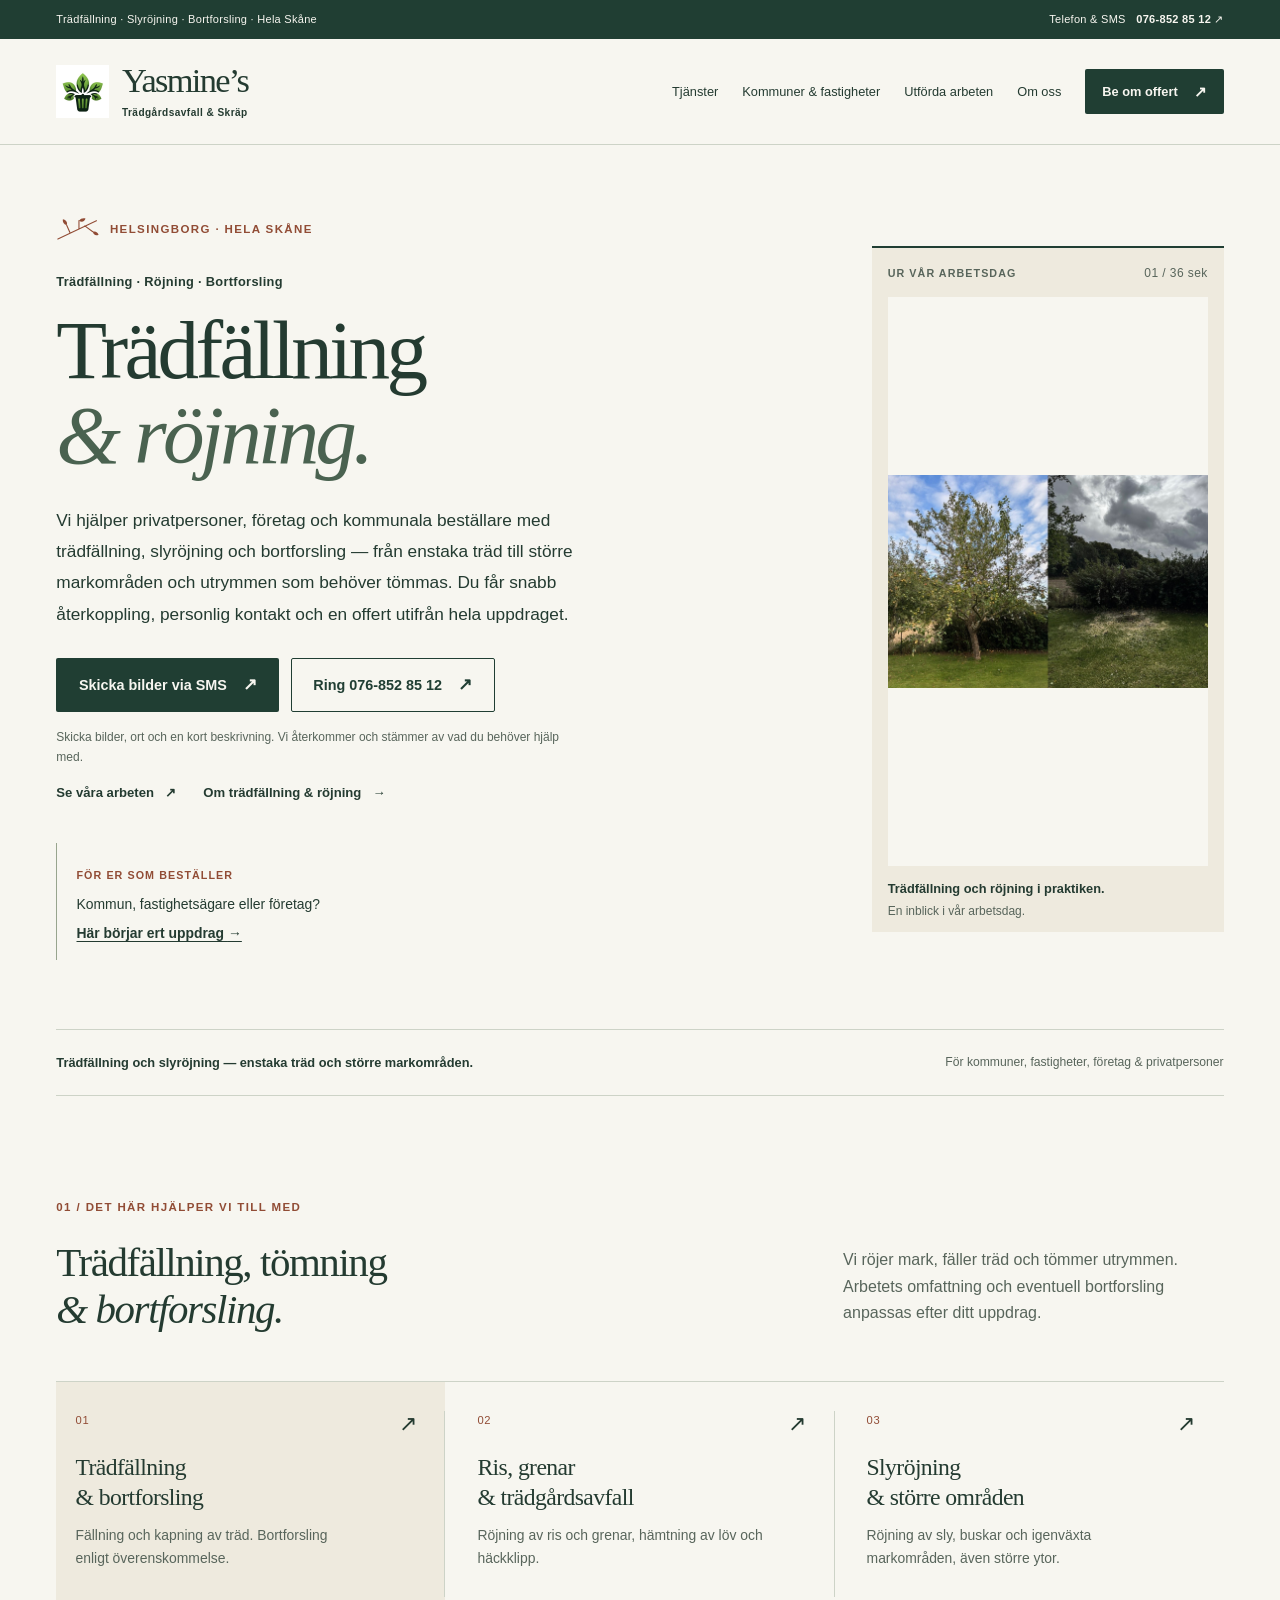
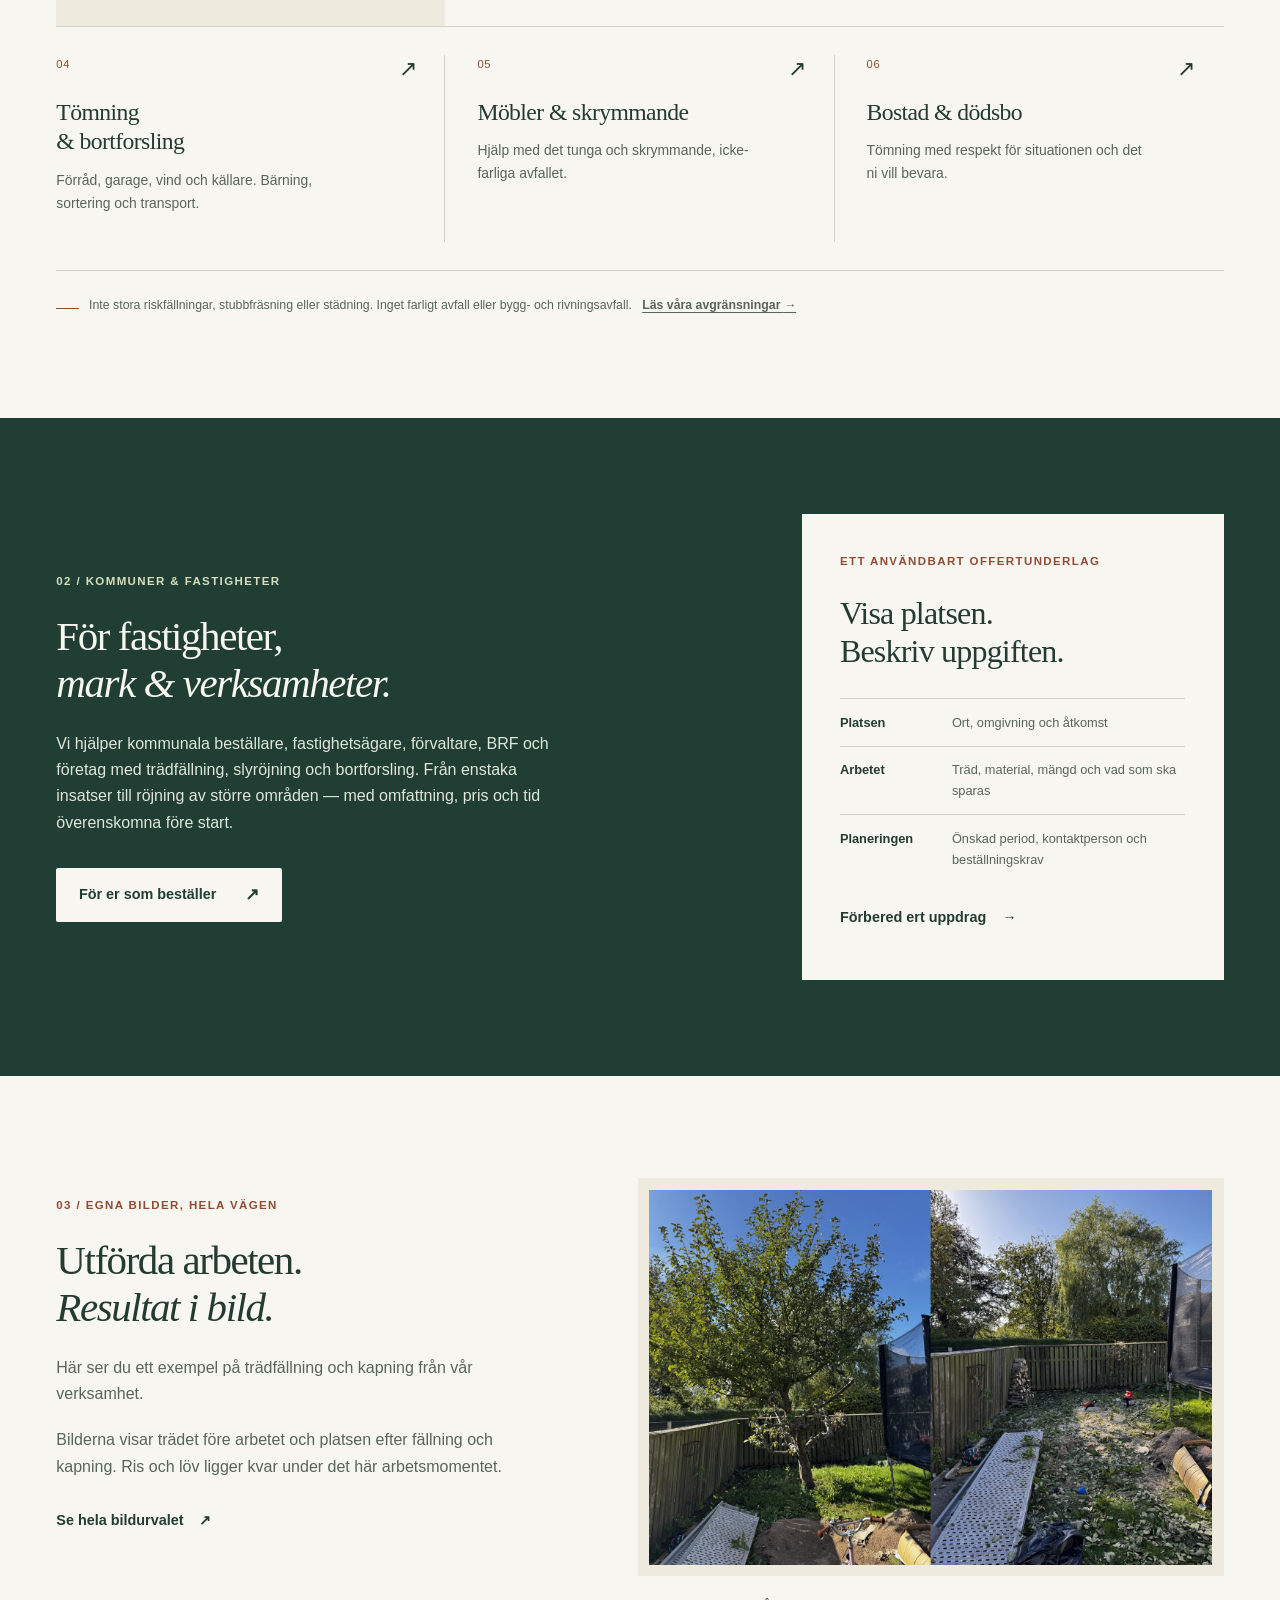
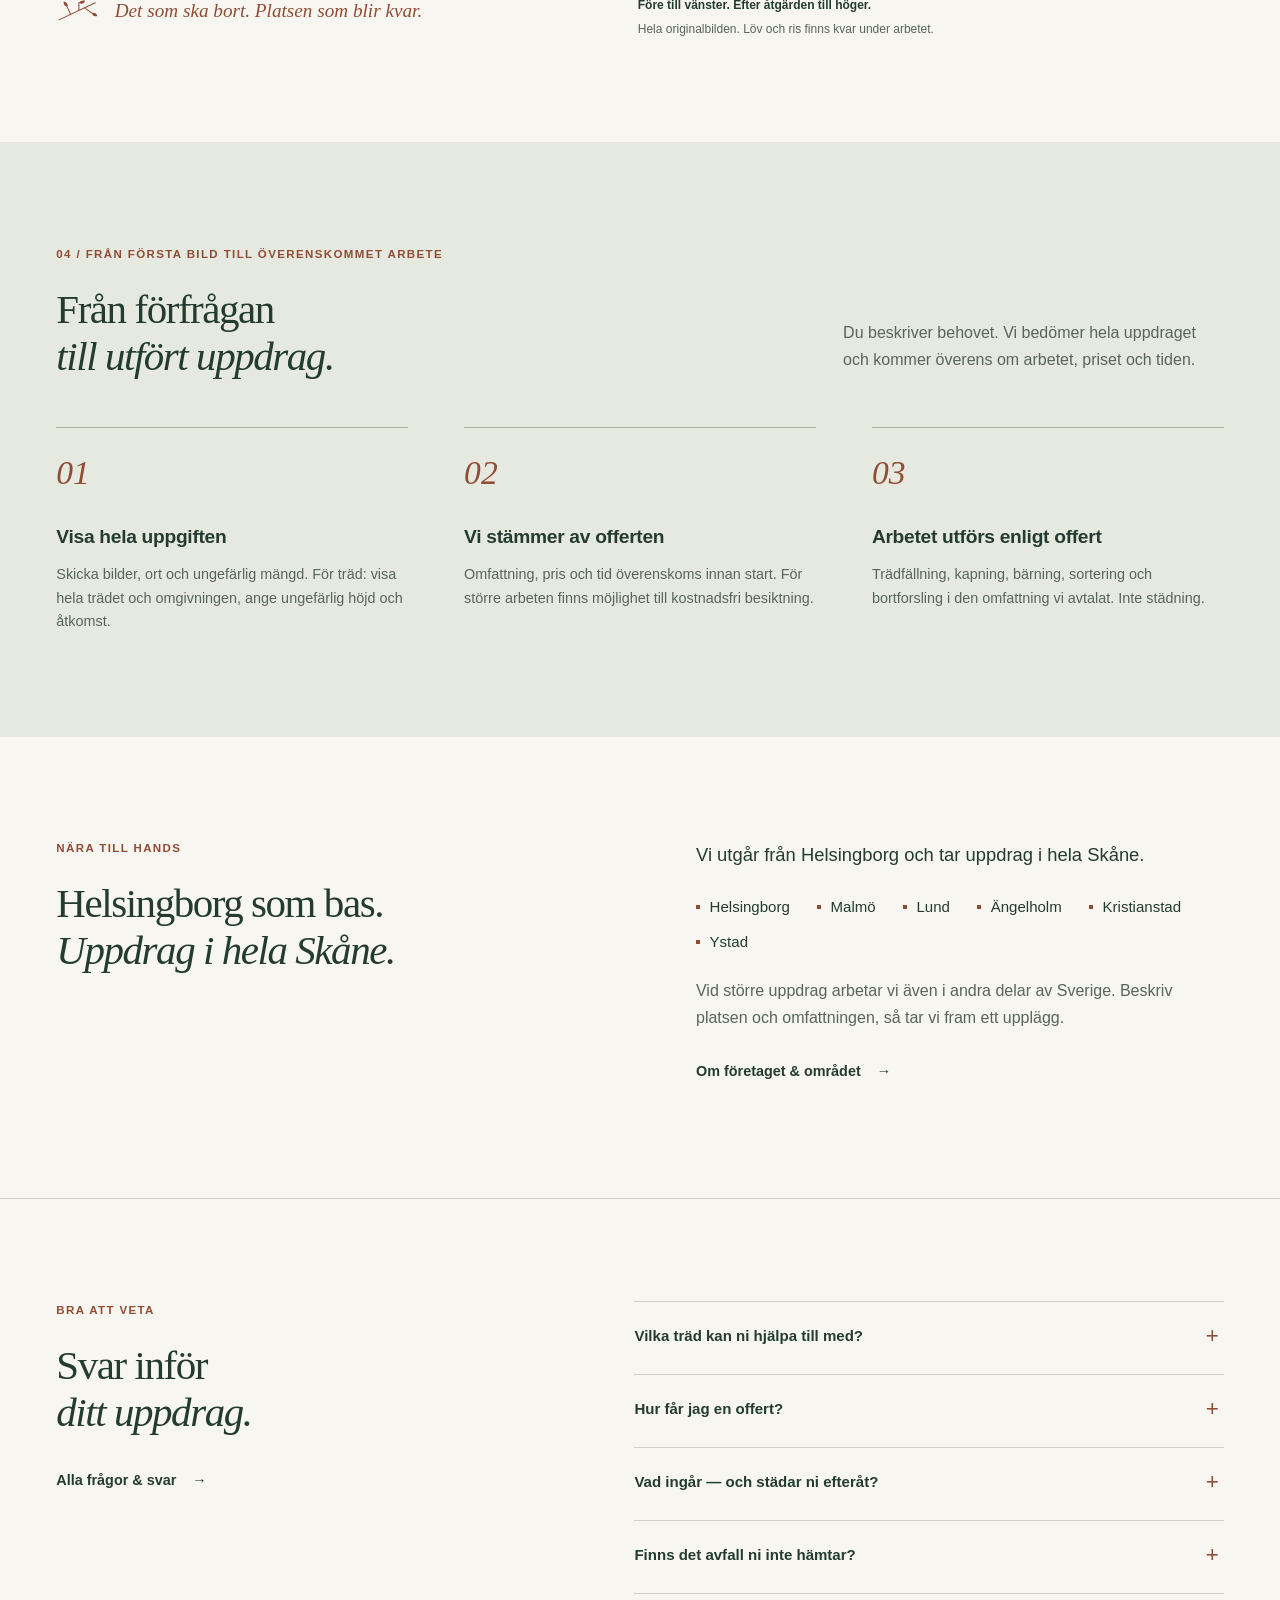
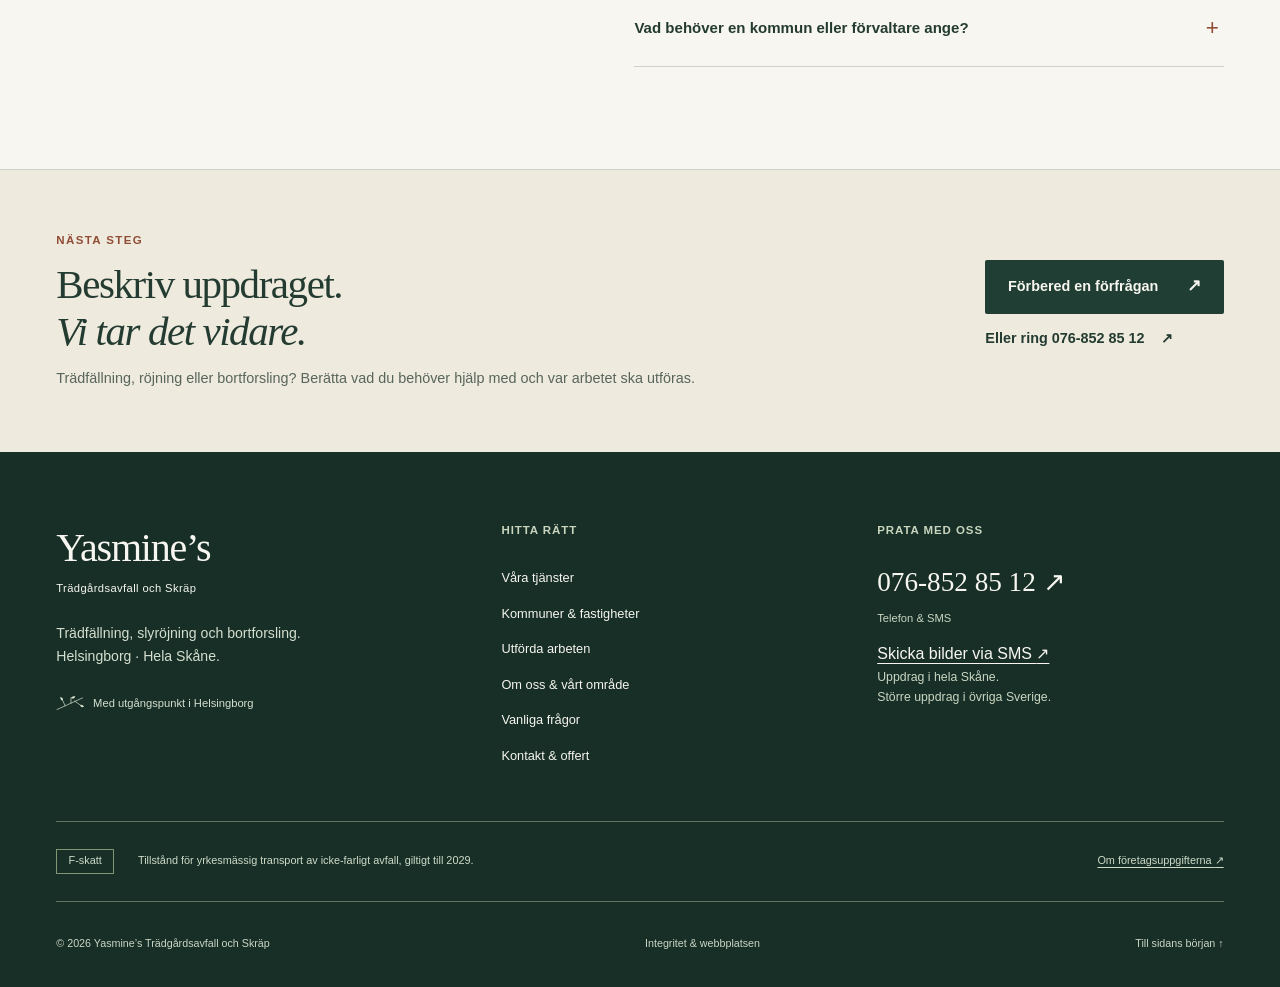
<file: index.html>
<!doctype html>
<html lang="sv">
<head>
  <meta charset="utf-8">
  <meta name="viewport" content="width=device-width, initial-scale=1">
  <meta name="robots" content="index, follow">
  
  <link rel="canonical" href="https://www.yasmine.nu/">
  <meta property="og:url" content="https://www.yasmine.nu/">
  <meta name="referrer" content="strict-origin-when-cross-origin">
  <meta name="theme-color" content="#203e33">
  <title>Trädfällning, slyröjning &amp; bortforsling i Skåne | Yasmine’s</title>
  <meta name="description" content="Trädfällning, slyröjning av större områden, tömning och bortforsling. Helsingborg som bas, hela Skåne och större uppdrag i övriga Sverige. Ring eller SMS:a.">
  <meta property="og:locale" content="sv_SE">
  <meta property="og:type" content="website">
  <meta property="og:site_name" content="Yasmine’s Trädgårdsavfall och Skräp">
  <meta property="og:title" content="Trädfällning, slyröjning &amp; bortforsling i Skåne | Yasmine’s">
  <meta property="og:description" content="Trädfällning, slyröjning av större områden, tömning och bortforsling. Helsingborg som bas, hela Skåne och större uppdrag i övriga Sverige. Ring eller SMS:a.">
  <meta property="og:image" content="https://www.yasmine.nu/assets/media/IMG_7236.jpeg">
  <meta property="og:image:width" content="1536">
  <meta property="og:image:height" content="1024">
  <meta property="og:image:alt" content="Yasmine’s hela originalkollage med fruktträd före och efter åtgärden, med löv och ris kvar under arbetet.">
  <meta name="twitter:card" content="summary_large_image">
  <link rel="icon" type="image/png" sizes="64x64" href="assets/images/favicon.png">
  <link rel="apple-touch-icon" sizes="180x180" href="assets/images/apple-touch-icon.png">
  <link rel="stylesheet" href="assets/css/site.css">
  
  <script defer src="assets/js/core.js"></script>
  <script defer src="assets/js/app.js"></script>
  <script defer src="assets/js/video.js"></script>
</head>
<body data-page="index" class="home-page">
  <a class="skip-link" href="#main">Hoppa till innehållet</a>
  <div class="utility-bar"><div class="container utility-inner"><span>Trädfällning · Slyröjning · Bortforsling · Hela Skåne</span><a href="tel:+46768528512">Telefon &amp; SMS <strong>076-852 85 12</strong><span aria-hidden="true"> ↗</span></a></div></div>
<header class="site-header" id="site-header">
  <div class="container header-inner">
    <a class="brand" href="index.html" aria-label="Yasmine’s — till startsidan">
      <span class="brand-symbol"><img src="assets/images/logo-symbol.jpg" width="180" height="172" alt="" decoding="async"></span>
      <span class="brand-type"><span class="brand-name">Yasmine’s</span><span class="brand-descriptor">Trädgårdsavfall &amp; Skräp</span></span>
    </a>
    <button class="menu-toggle" type="button" aria-controls="site-nav" aria-expanded="false"><span class="menu-label">Meny</span><span class="menu-lines" aria-hidden="true"></span></button>
    <nav class="site-nav" id="site-nav" aria-label="Huvudnavigation">
      <a href="tjanster.html">Tjänster</a>
      <a href="kommuner-fastigheter.html">Kommuner &amp; fastigheter</a>
      <a href="arbeten.html">Utförda arbeten</a>
      <a href="om-oss.html">Om oss</a>
      <a class="button button--green nav-cta" href="kontakt.html#forfragan">Be om offert <span aria-hidden="true">↗</span></a>
      <a class="mobile-nav-phone" href="tel:+46768528512">Ring 076-852 85 12 <span aria-hidden="true">↗</span></a>
    </nav>
  </div>
</header>

  <main id="main" tabindex="-1">
    <section class="home-hero" aria-labelledby="hero-title">
  <div class="container">
    <div class="hero-grid">
      <div class="hero-copy">
        <p class="eyebrow"><span class="branch" aria-hidden="true"></span> Helsingborg · Hela Skåne</p>
        <p class="hero-kicker">Trädfällning · Röjning · Bortforsling</p>
        <h1 id="hero-title">Trädfällning<br><em>&amp; röjning.</em></h1>
        <p class="hero-lead">Vi hjälper privatpersoner, företag och kommunala beställare med trädfällning, slyröjning och bortforsling — från enstaka träd till större markområden och utrymmen som behöver tömmas. Du får snabb återkoppling, personlig kontakt och en offert utifrån hela uppdraget.</p>
        <div class="hero-actions">
          <a class="button button--green" href="sms:+46768528512">Skicka bilder via SMS <span aria-hidden="true">↗</span></a>
          <a class="button button--outline" href="tel:+46768528512" aria-label="Ring Yasmine’s på 076-852 85 12">Ring 076-852 85 12 <span aria-hidden="true">↗</span></a>
        </div>
        <p class="hero-note">Skicka bilder, ort och en kort beskrivning. Vi återkommer och stämmer av vad du behöver hjälp med.</p>
        <div class="hero-editorial-links">
          <a class="text-link" href="arbeten.html">Se våra arbeten <span aria-hidden="true">↗</span></a>
          <a class="text-link" href="tjanster.html#mindre-trad">Om trädfällning &amp; röjning <span aria-hidden="true">→</span></a>
        </div>
        <div class="hero-client-note"><span class="caption-index">För er som beställer</span><p>Kommun, fastighetsägare eller företag?<br><a href="kommuner-fastigheter.html">Här börjar ert uppdrag <span aria-hidden="true">→</span></a></p></div>
      </div>
      <figure class="hero-reel video-shell" data-video data-video-name="startsidans arbetsfilm">
        <div class="reel-heading"><span class="caption-index">Ur vår arbetsdag</span><span class="reel-duration">01 / 36 sek</span></div>
        <div class="video-stage">
          <video id="hero-video" width="512" height="910" autoplay muted loop playsinline preload="metadata" poster="assets/media/IMG_7119.jpeg" aria-label="Yasmine’s egen arbetsfilm, stående original, utan ljud" aria-describedby="hero-film-caption" disablepictureinpicture disableremoteplayback controlslist="nodownload nofullscreen noremoteplayback" tabindex="-1">
            <source data-src="assets/media/IMG_3987.mp4" type="video/mp4">
            Arbetsfilm från Yasmine’s.
          </video>
        </div>
        
        <figcaption id="hero-film-caption"><strong>Trädfällning och röjning i praktiken.</strong><span>En inblick i vår arbetsdag.</span></figcaption>
        
        
        
      </figure>
    </div>
    <div class="hero-baseline"><p>Trädfällning och slyröjning — enstaka träd och större markområden.</p><span>För kommuner, fastigheter, företag &amp; privatpersoner</span></div>
  </div>
</section>

<section class="section services-overview" aria-labelledby="services-title">
  <div class="container">
    <div class="section-heading split-heading"><div><p class="eyebrow">01 / Det här hjälper vi till med</p><h2 id="services-title">Trädfällning, tömning<br><em>&amp; bortforsling.</em></h2></div><p>Vi röjer mark, fäller träd och tömmer utrymmen. Arbetets omfattning och eventuell bortforsling anpassas efter ditt uppdrag.</p></div>
    <div class="service-grid">
      <a class="service-link service-link--primary" href="tjanster.html#mindre-trad"><span class="service-number">01</span><h3>Trädfällning<br>&amp; bortforsling</h3><p>Fällning och kapning av träd. Bortforsling enligt överenskommelse.</p><span class="service-arrow" aria-hidden="true">↗</span></a>
      <a class="service-link" href="tjanster.html#tradgardsavfall"><span class="service-number">02</span><h3>Ris, grenar<br>&amp; trädgårdsavfall</h3><p>Röjning av ris och grenar, hämtning av löv och häckklipp.</p><span class="service-arrow" aria-hidden="true">↗</span></a>
      <a class="service-link" href="tjanster.html#slyrojning"><span class="service-number">03</span><h3>Slyröjning<br>&amp; större områden</h3><p>Röjning av sly, buskar och igenväxta markområden, även större ytor.</p><span class="service-arrow" aria-hidden="true">↗</span></a>
      <a class="service-link" href="tjanster.html#rojning"><span class="service-number">04</span><h3>Tömning<br>&amp; bortforsling</h3><p>Förråd, garage, vind och källare. Bärning, sortering och transport.</p><span class="service-arrow" aria-hidden="true">↗</span></a>
      <a class="service-link" href="tjanster.html#mobler"><span class="service-number">05</span><h3>Möbler &amp; skrymmande</h3><p>Hjälp med det tunga och skrymmande, icke-farliga avfallet.</p><span class="service-arrow" aria-hidden="true">↗</span></a>
      <a class="service-link" href="tjanster.html#bostad-dodsbo"><span class="service-number">06</span><h3>Bostad &amp; dödsbo</h3><p>Tömning med respekt för situationen och det ni vill bevara.</p><span class="service-arrow" aria-hidden="true">↗</span></a>
    </div>
    <p class="scope-footnote"><span class="small-rule" aria-hidden="true"></span> Inte stora riskfällningar, stubbfräsning eller städning. Inget farligt avfall eller bygg- och rivningsavfall. <a href="tjanster.html#avgransningar">Läs våra avgränsningar <span aria-hidden="true">→</span></a></p>
  </div>
</section>

<section class="institution-band" aria-labelledby="institution-title">
  <div class="container institution-grid">
    <div><p class="eyebrow eyebrow--light">02 / Kommuner &amp; fastigheter</p><h2 id="institution-title">För fastigheter,<br><em>mark &amp; verksamheter.</em></h2><p>Vi hjälper kommunala beställare, fastighetsägare, förvaltare, BRF och företag med trädfällning, slyröjning och bortforsling. Från enstaka insatser till röjning av större områden — med omfattning, pris och tid överenskomna före start.</p><a class="button button--paper" href="kommuner-fastigheter.html">För er som beställer <span aria-hidden="true">↗</span></a></div>
    <div class="brief-sheet"><p class="eyebrow">Ett användbart offertunderlag</p><h3>Visa platsen.<br>Beskriv uppgiften.</h3><dl><div><dt>Platsen</dt><dd>Ort, omgivning och åtkomst</dd></div><div><dt>Arbetet</dt><dd>Träd, material, mängd och vad som ska sparas</dd></div><div><dt>Planeringen</dt><dd>Önskad period, kontaktperson och beställningskrav</dd></div></dl><a class="text-link" href="kontakt.html?kund=forvaltare&amp;tjanst=osaker#forfragan">Förbered ert uppdrag <span aria-hidden="true">→</span></a></div>
  </div>
</section>

<section class="section home-work" aria-labelledby="work-title">
  <div class="container work-feature">
    <div class="work-intro"><p class="eyebrow">03 / Egna bilder, hela vägen</p><h2 id="work-title">Utförda arbeten.<br><em>Resultat i bild.</em></h2><p>Här ser du ett exempel på trädfällning och kapning från vår verksamhet.</p><p>Bilderna visar trädet före arbetet och platsen efter fällning och kapning. Ris och löv ligger kvar under det här arbetsmomentet.</p><a class="text-link" href="arbeten.html#bild-trad">Se hela bildurvalet <span aria-hidden="true">↗</span></a><div class="work-margin-note"><span class="branch" aria-hidden="true"></span><span>Det som ska bort. Platsen som blir kvar.</span></div></div>
    <figure class="collage-feature collage-feature--landscape"><a href="arbeten.html#bild-trad" class="collage-preview" aria-label="Se hela originalkollaget med fruktträdet i vårt bildgalleri"><img src="assets/media/IMG_7236.jpeg" width="1536" height="1024" alt="Helt originalkollage: ett fruktträd före åtgärden till vänster, platsen efter fällning och kapning till höger med löv och ris kvar under arbetet." loading="lazy" decoding="async"></a><figcaption><strong>Före till vänster. Efter åtgärden till höger.</strong><span>Hela originalbilden. Löv och ris finns kvar under arbetet.</span></figcaption></figure>
  </div>
</section>

<section class="section process-section" aria-labelledby="process-title">
  <div class="container"><div class="section-heading split-heading"><div><p class="eyebrow">04 / Från första bild till överenskommet arbete</p><h2 id="process-title">Från förfrågan<br><em>till utfört uppdrag.</em></h2></div><p>Du beskriver behovet. Vi bedömer hela uppdraget och kommer överens om arbetet, priset och tiden.</p></div><ol class="process-list"><li><span class="step-number">01</span><h3>Visa hela uppgiften</h3><p>Skicka bilder, ort och ungefärlig mängd. För träd: visa hela trädet och omgivningen, ange ungefärlig höjd och åtkomst.</p></li><li><span class="step-number">02</span><h3>Vi stämmer av offerten</h3><p>Omfattning, pris och tid överenskoms innan start. För större arbeten finns möjlighet till kostnadsfri besiktning.</p></li><li><span class="step-number">03</span><h3>Arbetet utförs enligt offert</h3><p>Trädfällning, kapning, bärning, sortering och bortforsling i den omfattning vi avtalat. Inte städning.</p></li></ol></div>
</section>

<section class="section home-area" aria-labelledby="area-title"><div class="container area-grid"><div><p class="eyebrow">Nära till hands</p><h2 id="area-title">Helsingborg som bas.<br><em>Uppdrag i hela Skåne.</em></h2></div><div><p class="lead">Vi utgår från Helsingborg och tar uppdrag i hela Skåne.</p><ul class="area-list" aria-label="Exempel på orter i vårt område"><li>Helsingborg</li><li>Malmö</li><li>Lund</li><li>Ängelholm</li><li>Kristianstad</li><li>Ystad</li></ul><p class="muted">Vid större uppdrag arbetar vi även i andra delar av Sverige. Beskriv platsen och omfattningen, så tar vi fram ett upplägg.</p><a class="text-link" href="om-oss.html#arbetsomrade">Om företaget &amp; området <span aria-hidden="true">→</span></a></div></div></section>

<section class="section faq-section" aria-labelledby="faq-title"><div class="container faq-layout"><div><p class="eyebrow">Bra att veta</p><h2 id="faq-title">Svar inför<br><em>ditt uppdrag.</em></h2><a class="text-link" href="om-oss.html#vanliga-fragor">Alla frågor &amp; svar <span aria-hidden="true">→</span></a></div><div class="faq-list">
  <details><summary>Vilka träd kan ni hjälpa till med?</summary><div class="faq-answer"><p>Vi hjälper till med trädfällning, kapning och bortforsling efter bedömning av trädets läge och omgivning. Vi erbjuder också slyröjning och röjning av större markområden. Visa hela trädet och omgivningen och ange ungefärlig höjd. Vi erbjuder inte stora riskfällningar, klättrande arboristarbete eller stubbfräsning. <a href="tjanster.html#mindre-trad">Läs om tjänstens omfattning.</a></p></div></details>
  <details><summary>Hur får jag en offert?</summary><div class="faq-answer"><p>Beskriv uppgiften, ange ort och ungefärlig mängd och bifoga gärna bilder via SMS. Du kan <a href="kontakt.html#forfragan">förbereda en förfrågan här på sidan</a>. Vid större arbeten finns möjlighet till kostnadsfri besiktning.</p></div></details>
  <details><summary>Vad ingår — och städar ni efteråt?</summary><div class="faq-answer"><p>Arbetsmomenten och bortforslingen stäms av i offerten. Vi utför inte städning, flyttstädning eller sanering. Eventuell städning behöver ordnas separat.</p></div></details>
  <details><summary>Finns det avfall ni inte hämtar?</summary><div class="faq-answer"><p>Ja. Vi hanterar inte farligt avfall eller bygg- och rivningsavfall. Det gäller till exempel kemikalier, färg, oljor, asbest och tryckimpregnerat trä. Fråga oss om du är osäker på ditt material.</p></div></details>
  <details><summary>Vad behöver en kommun eller förvaltare ange?</summary><div class="faq-answer"><p>Ort, arbetsmoment, mängd, åtkomst, önskad period och kontaktperson. Ta upp särskilda beställnings- eller fakturakrav innan uppdraget bokas. På sidan <a href="kommuner-fastigheter.html#offertunderlag">Kommuner &amp; fastigheter</a> finns en samlad checklista.</p></div></details>
</div></div></section>

<section class="contact-band" aria-labelledby="contact-band-title"><div class="container contact-band-inner"><div><p class="eyebrow">Nästa steg</p><h2 id="contact-band-title">Beskriv uppdraget.<br><em>Vi tar det vidare.</em></h2><p>Trädfällning, röjning eller bortforsling? Berätta vad du behöver hjälp med och var arbetet ska utföras.</p></div><div class="contact-band-actions"><a class="button button--green" href="kontakt.html#forfragan">Förbered en förfrågan <span aria-hidden="true">↗</span></a><a class="text-link" href="tel:+46768528512">Eller ring 076-852 85 12 <span aria-hidden="true">↗</span></a></div></div></section>

  </main>
  <footer class="site-footer">
  <div class="container">
    <div class="footer-main">
      <div class="footer-brand"><a class="footer-name" href="index.html">Yasmine’s<span class="footer-descriptor">Trädgårdsavfall och Skräp</span></a><p>Trädfällning, slyröjning och bortforsling.<br>Helsingborg · Hela Skåne.</p><span class="footer-place"><span class="branch" aria-hidden="true"></span> Med utgångspunkt i Helsingborg</span></div>
      <nav class="footer-nav" aria-label="Genvägar i sidfoten"><h2>Hitta rätt</h2><a href="tjanster.html">Våra tjänster</a><a href="kommuner-fastigheter.html">Kommuner &amp; fastigheter</a><a href="arbeten.html">Utförda arbeten</a><a href="om-oss.html">Om oss &amp; vårt område</a><a href="om-oss.html#vanliga-fragor">Vanliga frågor</a><a href="kontakt.html">Kontakt &amp; offert</a></nav>
      <div class="footer-contact"><h2>Prata med oss</h2><a class="footer-phone" href="tel:+46768528512">076-852 85 12 <span aria-hidden="true">↗</span></a><span class="footer-small">Telefon &amp; SMS</span><a class="footer-sms" href="sms:+46768528512">Skicka bilder via SMS <span aria-hidden="true">↗</span></a><p>Uppdrag i hela Skåne.<br>Större uppdrag i övriga Sverige.</p></div>
    </div>
    <div class="footer-facts"><span>F-skatt</span><span>Tillstånd för yrkesmässig transport av icke-farligt avfall, giltigt till 2029.</span><a href="om-oss.html#foretagsuppgifter">Om företagsuppgifterna <span aria-hidden="true">↗</span></a></div>
    <div class="footer-bottom"><span>© 2026 Yasmine’s Trädgårdsavfall och Skräp</span><a href="integritet.html">Integritet &amp; webbplatsen</a><a href="#main">Till sidans början <span aria-hidden="true">↑</span></a></div>
  </div>
</footer>

  <div id="site-status" class="sr-only" role="status" aria-live="polite" aria-atomic="true"></div>
  <dialog id="copy-dialog" class="copy-dialog" aria-labelledby="copy-dialog-title">
    <div class="dialog-top"><h2 id="copy-dialog-title">Kopiera manuellt</h2><button type="button" class="icon-button" data-close-copy aria-label="Stäng kopieringsrutan"><span aria-hidden="true">×</span></button></div>
    <p>Automatisk kopiering är inte tillgänglig. Markera texten och kopiera med Ctrl+C, ⌘C eller mobilens kopieringsmeny.</p>
    <label for="manual-copy">Text att kopiera</label>
    <textarea id="manual-copy" rows="5" readonly spellcheck="false"></textarea>
    <button type="button" class="button button--green" data-close-copy>Stäng</button>
  </dialog>
</body>
</html>
</file>
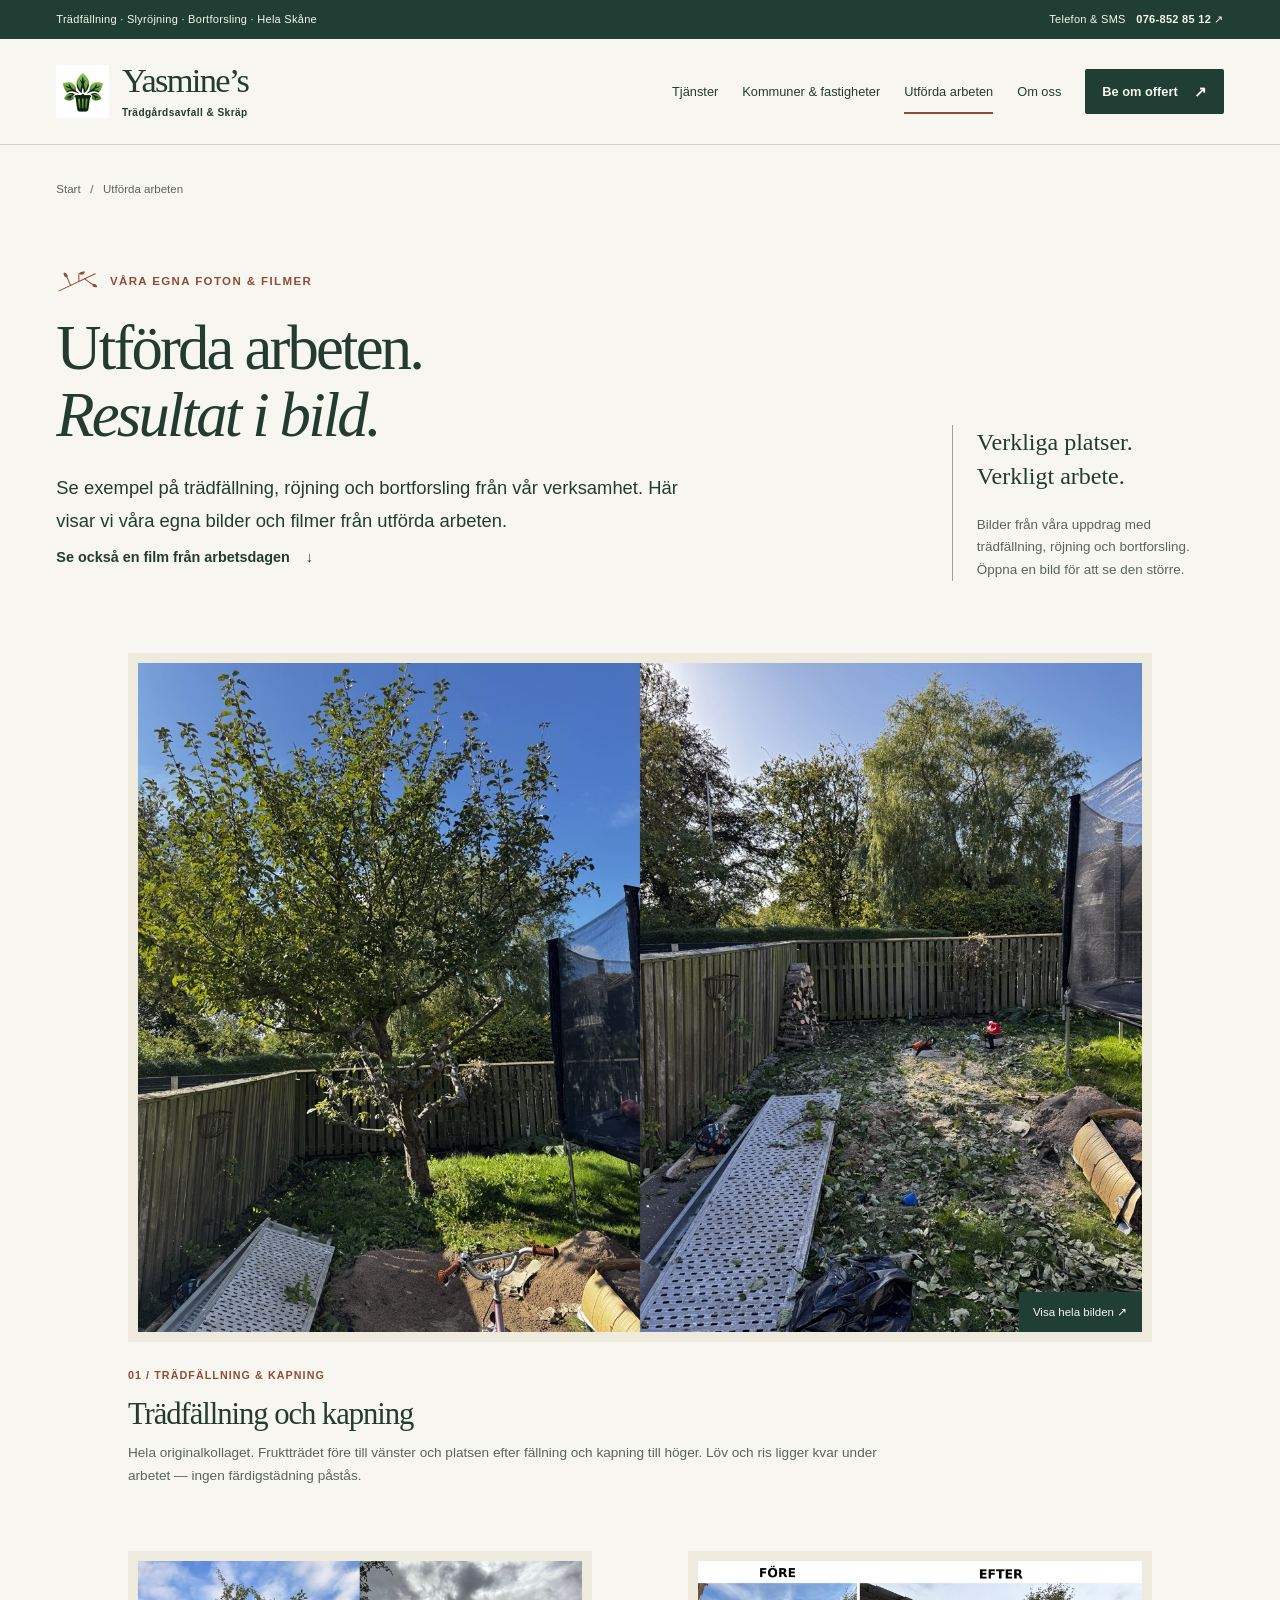
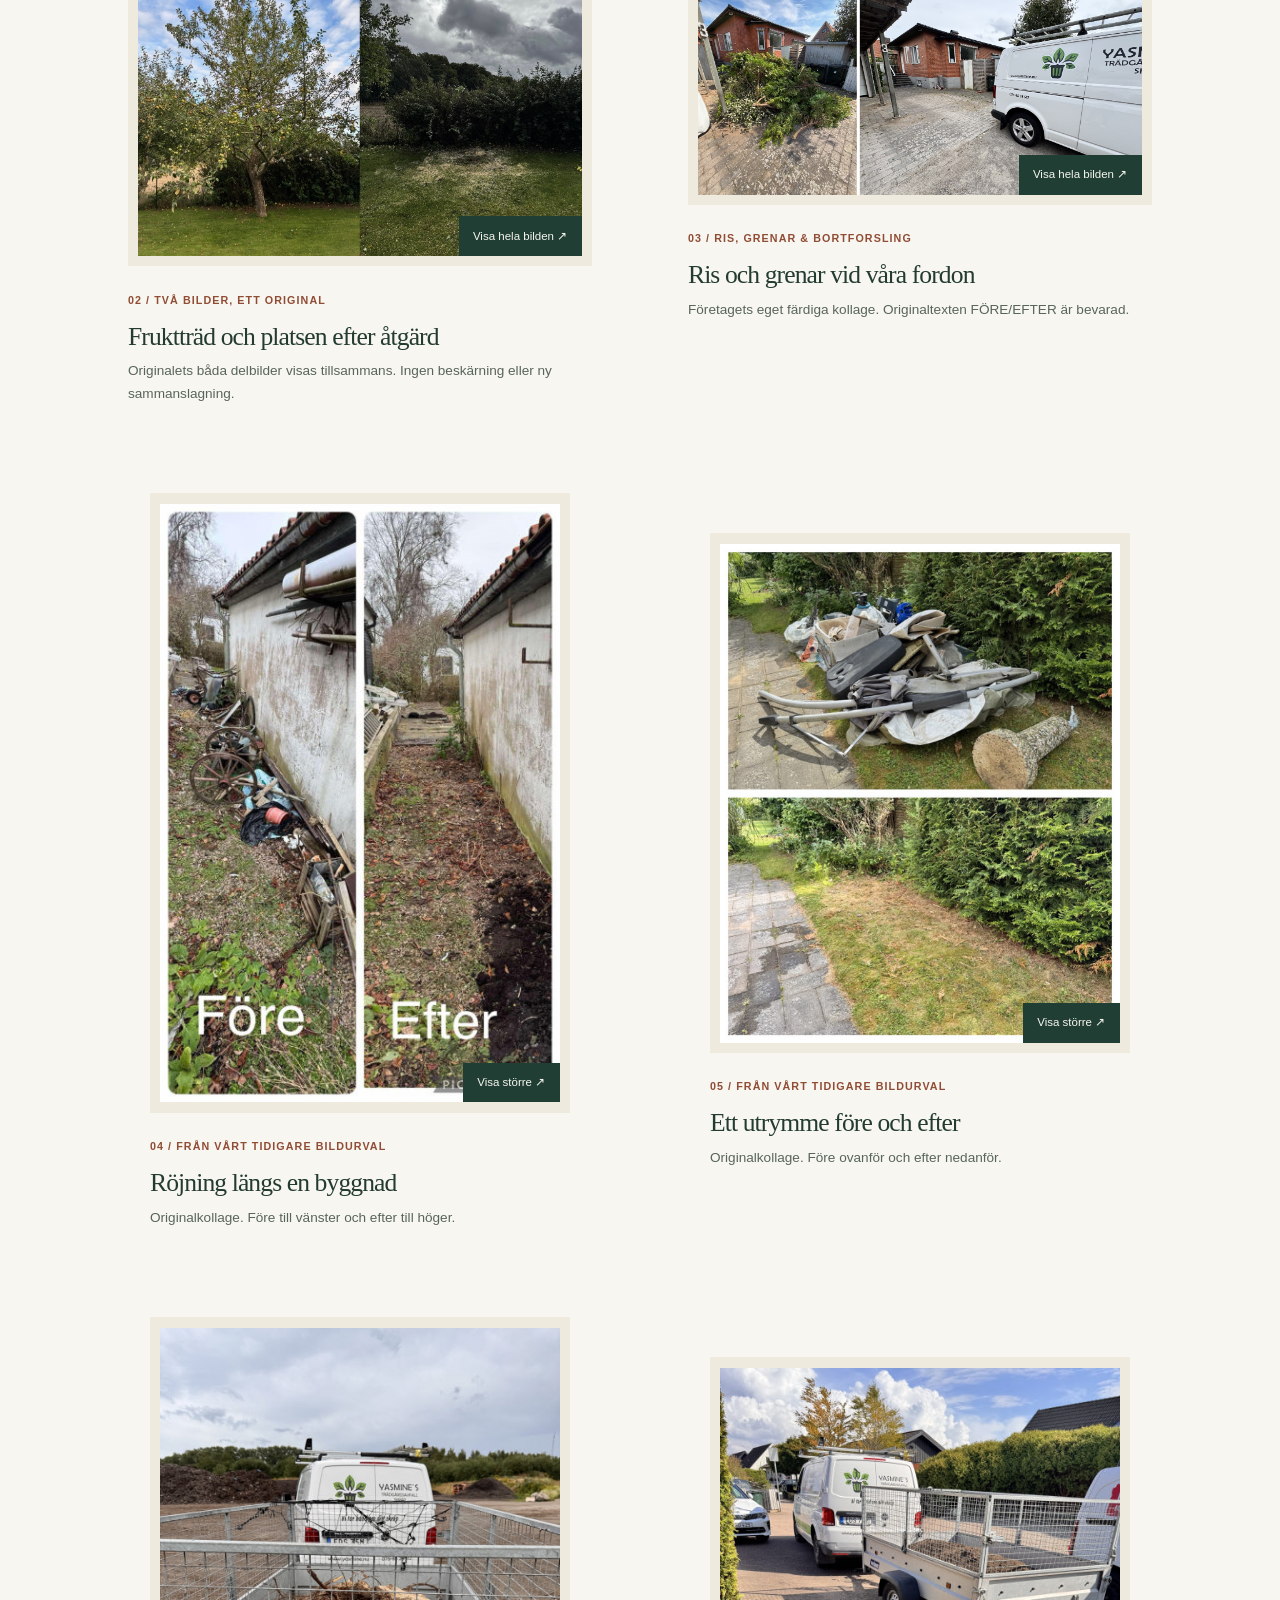
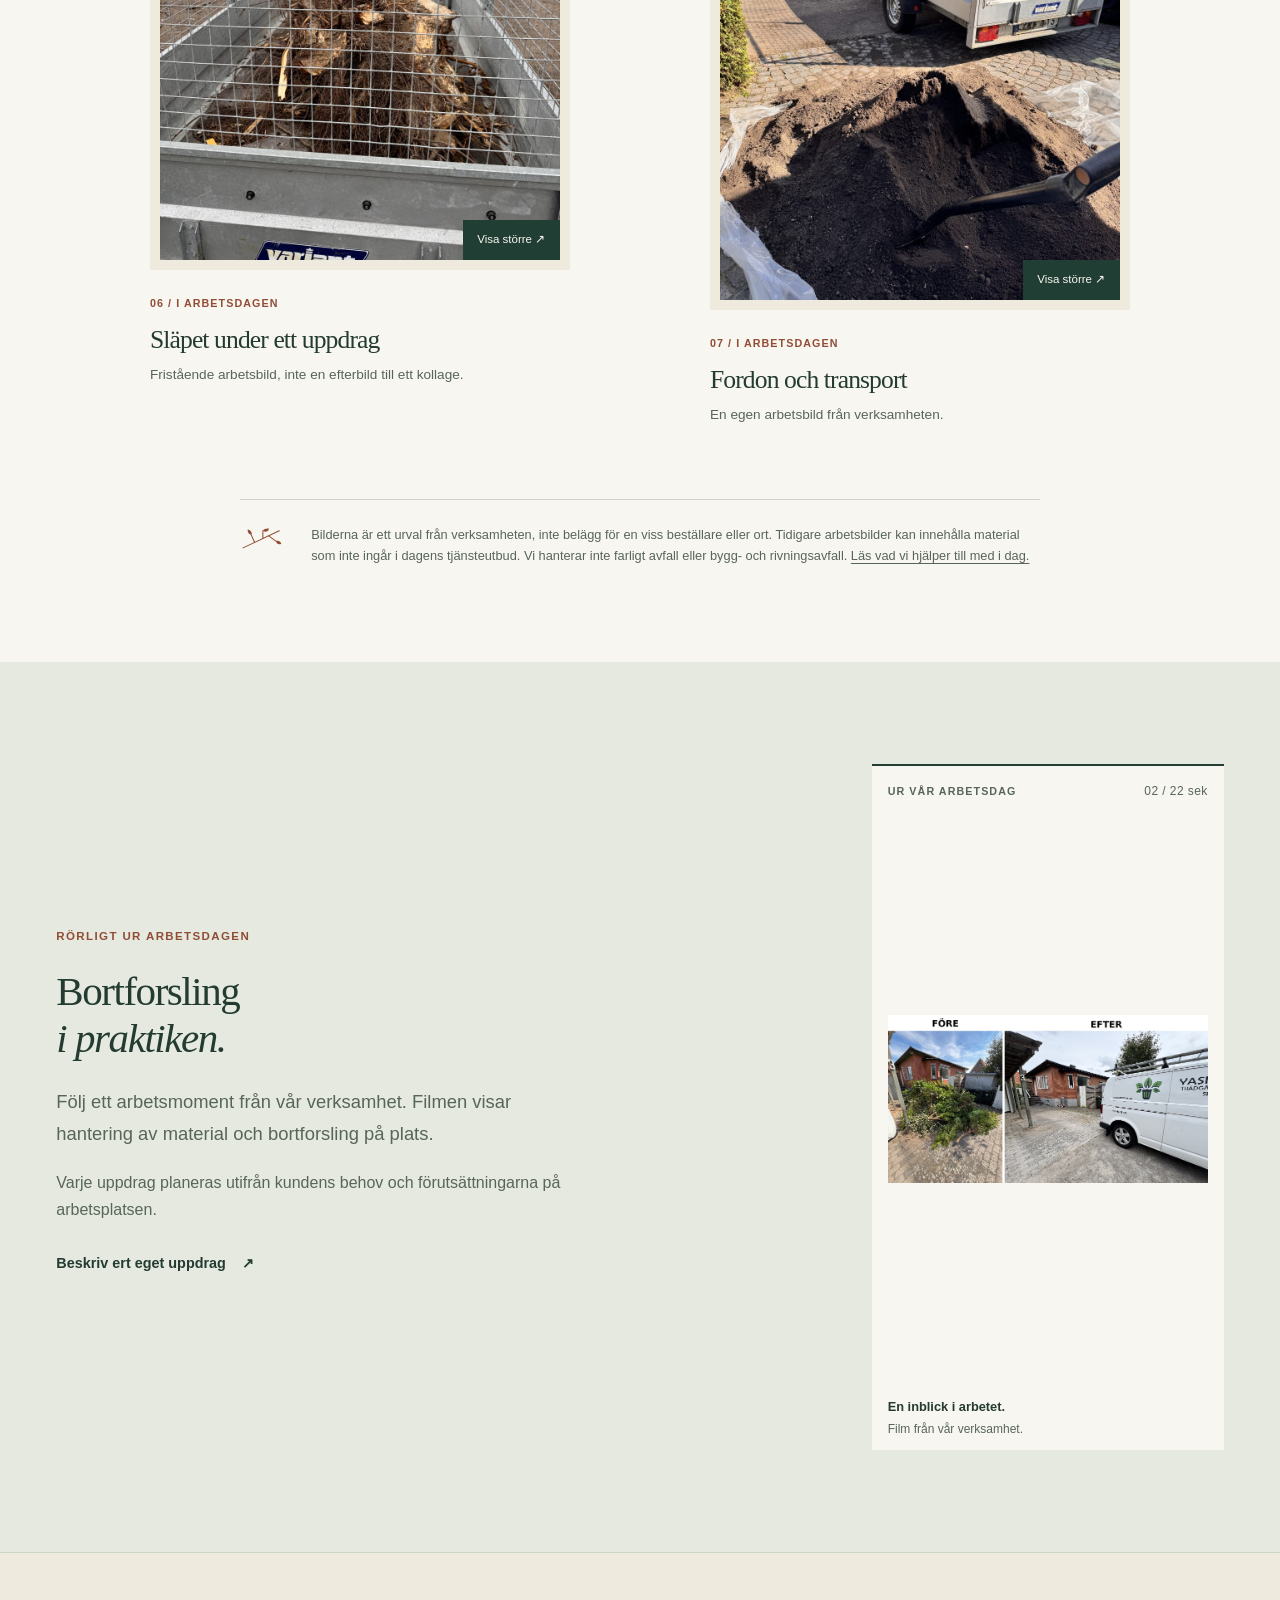
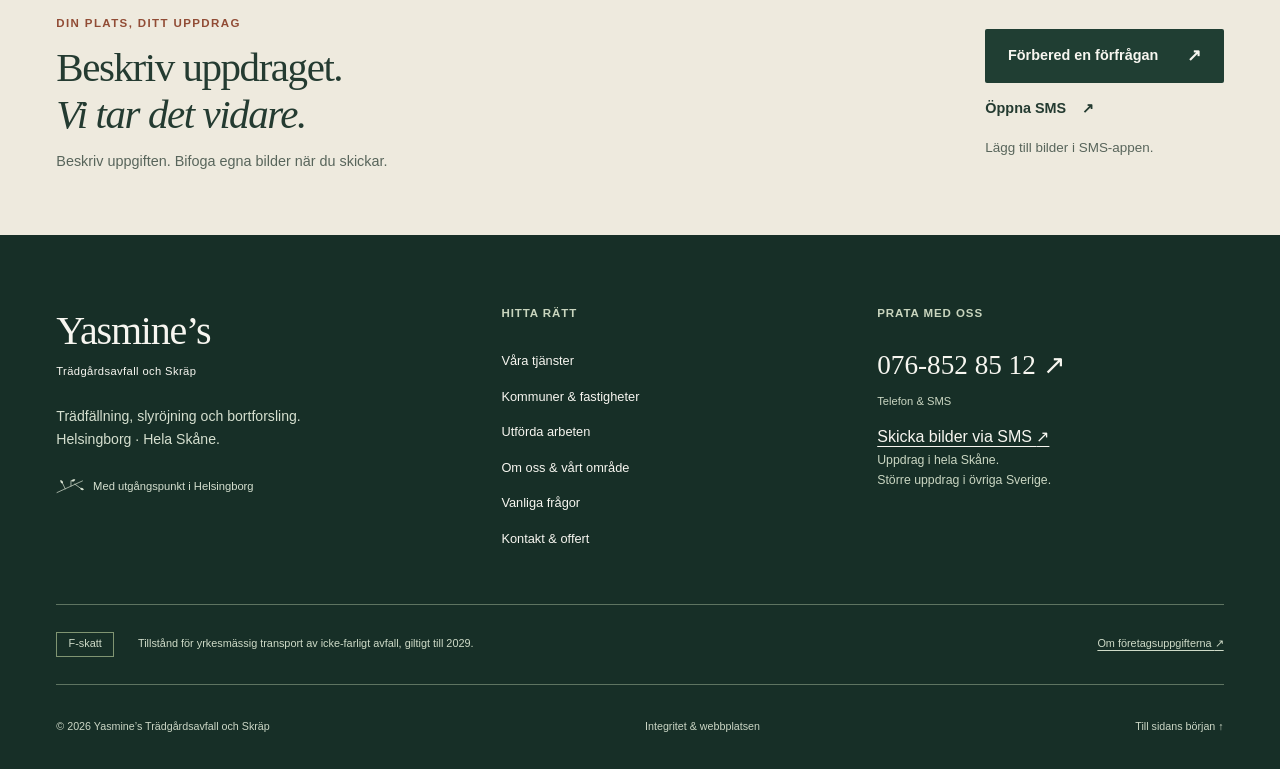
<file: arbeten.html>
<!doctype html>
<html lang="sv">
<head>
  <meta charset="utf-8">
  <meta name="viewport" content="width=device-width, initial-scale=1">
  <meta name="robots" content="index, follow">
  
  <link rel="canonical" href="https://www.yasmine.nu/arbeten.html">
  <meta property="og:url" content="https://www.yasmine.nu/arbeten.html">
  <meta name="referrer" content="strict-origin-when-cross-origin">
  <meta name="theme-color" content="#203e33">
  <title>Utförda arbeten — trädfällning, röjning &amp; bortforsling | Yasmine’s</title>
  <meta name="description" content="Bilder och filmer från Yasmine’s utförda arbeten med trädfällning, röjning och bortforsling.">
  <meta property="og:locale" content="sv_SE">
  <meta property="og:type" content="website">
  <meta property="og:site_name" content="Yasmine’s Trädgårdsavfall och Skräp">
  <meta property="og:title" content="Utförda arbeten — trädfällning, röjning &amp; bortforsling | Yasmine’s">
  <meta property="og:description" content="Bilder och filmer från Yasmine’s utförda arbeten med trädfällning, röjning och bortforsling.">
  <meta property="og:image" content="https://www.yasmine.nu/assets/media/IMG_7236.jpeg">
  <meta property="og:image:width" content="1536">
  <meta property="og:image:height" content="1024">
  <meta property="og:image:alt" content="Yasmine’s hela originalkollage med fruktträd före och efter åtgärden, med löv och ris kvar under arbetet.">
  <meta name="twitter:card" content="summary_large_image">
  <link rel="icon" type="image/png" sizes="64x64" href="assets/images/favicon.png">
  <link rel="apple-touch-icon" sizes="180x180" href="assets/images/apple-touch-icon.png">
  <link rel="stylesheet" href="assets/css/site.css">
  
  <script defer src="assets/js/core.js"></script>
  <script defer src="assets/js/app.js"></script>
  <script defer src="assets/js/gallery.js"></script>
  <script defer src="assets/js/video.js"></script>
</head>
<body data-page="arbeten" class="">
  <a class="skip-link" href="#main">Hoppa till innehållet</a>
  <div class="utility-bar"><div class="container utility-inner"><span>Trädfällning · Slyröjning · Bortforsling · Hela Skåne</span><a href="tel:+46768528512">Telefon &amp; SMS <strong>076-852 85 12</strong><span aria-hidden="true"> ↗</span></a></div></div>
<header class="site-header" id="site-header">
  <div class="container header-inner">
    <a class="brand" href="index.html" aria-label="Yasmine’s — till startsidan">
      <span class="brand-symbol"><img src="assets/images/logo-symbol.jpg" width="180" height="172" alt="" decoding="async"></span>
      <span class="brand-type"><span class="brand-name">Yasmine’s</span><span class="brand-descriptor">Trädgårdsavfall &amp; Skräp</span></span>
    </a>
    <button class="menu-toggle" type="button" aria-controls="site-nav" aria-expanded="false"><span class="menu-label">Meny</span><span class="menu-lines" aria-hidden="true"></span></button>
    <nav class="site-nav" id="site-nav" aria-label="Huvudnavigation">
      <a href="tjanster.html">Tjänster</a>
      <a href="kommuner-fastigheter.html">Kommuner &amp; fastigheter</a>
      <a href="arbeten.html" aria-current="page">Utförda arbeten</a>
      <a href="om-oss.html">Om oss</a>
      <a class="button button--green nav-cta" href="kontakt.html#forfragan">Be om offert <span aria-hidden="true">↗</span></a>
      <a class="mobile-nav-phone" href="tel:+46768528512">Ring 076-852 85 12 <span aria-hidden="true">↗</span></a>
    </nav>
  </div>
</header>

  <main id="main" tabindex="-1">
    <section class="page-hero gallery-hero"><div class="container"><nav class="breadcrumb" aria-label="Brödsmulor"><a href="index.html">Start</a><span aria-hidden="true">/</span><span aria-current="page">Utförda arbeten</span></nav><div class="page-hero-grid"><div><p class="eyebrow"><span class="branch" aria-hidden="true"></span> Våra egna foton &amp; filmer</p><h1>Utförda arbeten.<br><em>Resultat i bild.</em></h1><p class="page-lead">Se exempel på trädfällning, röjning och bortforsling från vår verksamhet. Här visar vi våra egna bilder och filmer från utförda arbeten.</p><a class="text-link" href="#arbetsfilm">Se också en film från arbetsdagen <span aria-hidden="true">↓</span></a></div><div class="hero-aside"><p>Verkliga platser.<br>Verkligt arbete.</p><span class="small-text">Bilder från våra uppdrag med trädfällning, röjning och bortforsling. Öppna en bild för att se den större.</span></div></div></div></section>

<section class="gallery-section" aria-label="Bildgalleri med sju egna bilder"><div class="container"><div class="gallery-grid">
  <figure class="gallery-item gallery-item--wide" id="bild-trad">
    <a class="gallery-open" href="assets/media/IMG_7236.jpeg" data-gallery="0" data-title="Fruktträd — före och efter åtgärden" data-caption="Helt originalkollage. Före till vänster, efter fällning och kapning till höger. Löv och ris ligger kvar under arbetet; bilden visar inte färdigstädning." aria-label="Förstora bild 1: helt originalkollage med fruktträdet"><div class="gallery-image"><img src="assets/media/IMG_7236.jpeg" width="1536" height="1024" alt="Sammanhållet originalkollage: fruktträd före till vänster och platsen efter fällning och kapning till höger, med löv och ris kvar under arbetet." loading="lazy" decoding="async"><span class="image-expand" aria-hidden="true">Visa hela bilden ↗</span></div></a>
    <figcaption><span class="caption-index">01 / Trädfällning &amp; kapning</span><h2>Trädfällning och kapning</h2><p>Hela originalkollaget. Fruktträdet före till vänster och platsen efter fällning och kapning till höger. Löv och ris ligger kvar under arbetet — ingen färdigstädning påstås.</p></figcaption>
  </figure>
  <figure class="gallery-item gallery-item--landscape" id="bild-frukttrad">
    <a class="gallery-open" href="assets/media/IMG_7119.jpeg" data-gallery="1" data-title="Fruktträd och platsen efter åtgärd" data-caption="Originalets två sidoställda bilder bevarade i sin helhet: fruktträd och platsen efter åtgärd. Inga nya delbilder eller bildpar har skapats." aria-label="Förstora bild 2: originalets två bilder med fruktträd"><div class="gallery-image"><img src="assets/media/IMG_7119.jpeg" width="1289" height="857" alt="Två sidoställda originalbilder med fruktträd och platsen efter åtgärd, bevarade som en hel komposition." loading="lazy" decoding="async"><span class="image-expand" aria-hidden="true">Visa hela bilden ↗</span></div></a>
    <figcaption><span class="caption-index">02 / Två bilder, ett original</span><h2>Fruktträd och platsen efter åtgärd</h2><p>Originalets båda delbilder visas tillsammans. Ingen beskärning eller ny sammanslagning.</p></figcaption>
  </figure>
  <figure class="gallery-item gallery-item--landscape" id="bild-ris">
    <a class="gallery-open" href="assets/media/fore_efter_yasmines.jpeg" data-gallery="2" data-title="Ris och grenar vid våra fordon" data-caption="Företagets färdiga originalkollage med grenhög och platsen efter bortforsling vid egna fordon. Texten FÖRE/EFTER finns redan i originalet och är inte tillagd här." aria-label="Förstora bild 3: hela originalet märkt FÖRE och EFTER"><div class="gallery-image"><img src="assets/media/fore_efter_yasmines.jpeg" width="1536" height="809" alt="Helt originalkollage med grenhög och platsen efter bortforsling vid företagets fordon. Orden FÖRE och EFTER finns i originalet." loading="lazy" decoding="async"><span class="image-expand" aria-hidden="true">Visa hela bilden ↗</span></div></a>
    <figcaption><span class="caption-index">03 / Ris, grenar &amp; bortforsling</span><h2>Ris och grenar vid våra fordon</h2><p>Företagets eget färdiga kollage. Originaltexten FÖRE/EFTER är bevarad.</p></figcaption>
  </figure>
  <figure class="gallery-item gallery-item--archive" id="bild-1"><a class="gallery-open" href="assets/images/fore-efter-utomhus-960.jpg" data-gallery="3" data-title="Röjning längs en byggnad" data-caption="Tidigare originalkollage: före till vänster, efter till höger. Samma plats i båda delbilderna." aria-label="Förstora bild 4: före och efter röjning längs en byggnad"><div class="gallery-image"><img src="assets/images/fore-efter-utomhus-420.jpg" width="420" height="630" alt="Sammanhållet före- och efterkollage: en passage längs en byggnad före röjning till vänster och efter röjning till höger." loading="lazy" decoding="async"><span class="image-expand" aria-hidden="true">Visa större ↗</span></div></a><figcaption><span class="caption-index">04 / Från vårt tidigare bildurval</span><h2>Röjning längs en byggnad</h2><p>Originalkollage. Före till vänster och efter till höger.</p></figcaption></figure>
  <figure class="gallery-item gallery-item--archive" id="bild-2"><a class="gallery-open" href="assets/images/fore-efter-utrymme-1032.jpg" data-gallery="4" data-title="Ett utrymme före och efter" data-caption="Tidigare originalkollage: före ovanför, efter nedanför. Hela kollaget visas utan nya bildpar." aria-label="Förstora bild 5: kollage med förebild ovanför och efterbild nedanför"><div class="gallery-image"><img src="assets/images/fore-efter-utrymme-560.jpg" width="560" height="700" alt="Företagets sammanhållna före- och efterkollage med förebild ovanför och efterbild nedanför." loading="lazy" decoding="async"><span class="image-expand" aria-hidden="true">Visa större ↗</span></div></a><figcaption><span class="caption-index">05 / Från vårt tidigare bildurval</span><h2>Ett utrymme före och efter</h2><p>Originalkollage. Före ovanför och efter nedanför.</p></figcaption></figure>
  <figure class="gallery-item gallery-item--archive" id="bild-3"><a class="gallery-open" href="assets/images/arbetsbild-slap-900.jpg" data-gallery="5" data-title="Släpet under ett uppdrag" data-caption="En fristående arbetsbild av släp och last. Inte en separat efterbild till något av kollagen." aria-label="Förstora bild 6: släp och last under ett uppdrag"><div class="gallery-image gallery-image--photo"><img src="assets/images/arbetsbild-slap-480.jpg" width="480" height="640" alt="Företagets släp med last under ett tidigare uppdrag, visat som en fristående arbetsbild." loading="lazy" decoding="async"><span class="image-expand" aria-hidden="true">Visa större ↗</span></div></a><figcaption><span class="caption-index">06 / I arbetsdagen</span><h2>Släpet under ett uppdrag</h2><p>Fristående arbetsbild, inte en efterbild till ett kollage.</p></figcaption></figure>
  <figure class="gallery-item gallery-item--archive" id="bild-4"><a class="gallery-open" href="assets/images/arbetsbild-transport-900.jpg" data-gallery="6" data-title="Fordon och transport" data-caption="En fristående bild med fordon och last från verksamheten. Inte en separat efterbild till något av kollagen." aria-label="Förstora bild 7: fordon och last från verksamheten"><div class="gallery-image gallery-image--photo"><img src="assets/images/arbetsbild-transport-480.jpg" width="480" height="640" alt="Fordon och last från företagets verksamhet, inte en efterbild till något annat foto på sidan." loading="lazy" decoding="async"><span class="image-expand" aria-hidden="true">Visa större ↗</span></div></a><figcaption><span class="caption-index">07 / I arbetsdagen</span><h2>Fordon och transport</h2><p>En egen arbetsbild från verksamheten.</p></figcaption></figure>
</div><div class="gallery-context"><span class="branch" aria-hidden="true"></span><p>Bilderna är ett urval från verksamheten, inte belägg för en viss beställare eller ort. Tidigare arbetsbilder kan innehålla material som inte ingår i dagens tjänsteutbud. Vi hanterar inte farligt avfall eller bygg- och rivningsavfall. <a href="tjanster.html#avgransningar">Läs vad vi hjälper till med i dag.</a></p></div></div></section>

<section class="section work-film-section" id="arbetsfilm" aria-labelledby="work-film-title"><div class="container work-film-grid"><div class="work-film-copy"><p class="eyebrow">Rörligt ur arbetsdagen</p><h2 id="work-film-title">Bortforsling<br><em>i praktiken.</em></h2><p class="lead">Följ ett arbetsmoment från vår verksamhet. Filmen visar hantering av material och bortforsling på plats.</p><p>Varje uppdrag planeras utifrån kundens behov och förutsättningarna på arbetsplatsen.</p><a class="text-link" href="kontakt.html?tjanst=osaker#forfragan">Beskriv ert eget uppdrag <span aria-hidden="true">↗</span></a></div>
  <figure class="work-reel video-shell" data-video data-video-name="filmen på Utförda arbeten"><div class="reel-heading"><span class="caption-index">Ur vår arbetsdag</span><span class="reel-duration">02 / 22 sek</span></div><div class="video-stage"><video id="work-video" width="512" height="910" autoplay muted loop playsinline preload="none" poster="assets/media/fore_efter_yasmines.jpeg" aria-label="Separat originalfilm från Yasmine’s arbete, utan ljud" aria-describedby="work-film-caption" disablepictureinpicture disableremoteplayback controlslist="nodownload nofullscreen noremoteplayback" tabindex="-1"><source data-src="assets/media/IMG_6576.mp4" type="video/mp4">Arbetsfilm från Yasmine’s.</video></div><figcaption id="work-film-caption"><strong>En inblick i arbetet.</strong><span>Film från vår verksamhet.</span></figcaption></figure>
</div></section>

<section class="contact-band"><div class="container contact-band-inner"><div><p class="eyebrow">Din plats, ditt uppdrag</p><h2>Beskriv uppdraget.<br><em>Vi tar det vidare.</em></h2><p>Beskriv uppgiften. Bifoga egna bilder när du skickar.</p></div><div class="contact-band-actions"><a class="button button--green" href="kontakt.html#forfragan">Förbered en förfrågan <span aria-hidden="true">↗</span></a><a class="text-link" href="sms:+46768528512">Öppna SMS <span aria-hidden="true">↗</span></a><span class="small-text">Lägg till bilder i SMS-appen.</span></div></div></section>

<dialog id="image-dialog" class="image-dialog" aria-labelledby="image-dialog-title" aria-describedby="image-dialog-caption">
  <div class="image-dialog-shell"><div class="dialog-top"><p id="image-dialog-count" class="caption-index"></p><button class="icon-button" type="button" data-gallery-close aria-label="Stäng bildförstoringen"><span aria-hidden="true">×</span></button></div><div class="image-dialog-image"><img id="image-dialog-img" src="assets/media/IMG_7236.jpeg" width="1536" height="1024" alt="Sammanhållet originalkollage med fruktträd före och efter åtgärd, med löv och ris kvar under arbetet." loading="lazy" decoding="async"></div><div class="image-dialog-footer"><div aria-live="polite" aria-atomic="true"><h2 id="image-dialog-title"></h2><p id="image-dialog-caption"></p></div><div class="gallery-controls"><button class="icon-button" type="button" data-gallery-prev aria-label="Föregående bild"><span aria-hidden="true">←</span></button><button class="icon-button" type="button" data-gallery-next aria-label="Nästa bild"><span aria-hidden="true">→</span></button></div></div><p class="small-text"><a id="image-original-link" target="_blank" rel="noopener">Öppna bildfilen separat <span aria-hidden="true">↗</span></a></p><p id="image-load-status" class="small-text" role="status" hidden>Bilden kunde inte visas. Prova länken till bildfilen ovan eller stäng förstoringen.</p></div>
</dialog>

  </main>
  <footer class="site-footer">
  <div class="container">
    <div class="footer-main">
      <div class="footer-brand"><a class="footer-name" href="index.html">Yasmine’s<span class="footer-descriptor">Trädgårdsavfall och Skräp</span></a><p>Trädfällning, slyröjning och bortforsling.<br>Helsingborg · Hela Skåne.</p><span class="footer-place"><span class="branch" aria-hidden="true"></span> Med utgångspunkt i Helsingborg</span></div>
      <nav class="footer-nav" aria-label="Genvägar i sidfoten"><h2>Hitta rätt</h2><a href="tjanster.html">Våra tjänster</a><a href="kommuner-fastigheter.html">Kommuner &amp; fastigheter</a><a href="arbeten.html">Utförda arbeten</a><a href="om-oss.html">Om oss &amp; vårt område</a><a href="om-oss.html#vanliga-fragor">Vanliga frågor</a><a href="kontakt.html">Kontakt &amp; offert</a></nav>
      <div class="footer-contact"><h2>Prata med oss</h2><a class="footer-phone" href="tel:+46768528512">076-852 85 12 <span aria-hidden="true">↗</span></a><span class="footer-small">Telefon &amp; SMS</span><a class="footer-sms" href="sms:+46768528512">Skicka bilder via SMS <span aria-hidden="true">↗</span></a><p>Uppdrag i hela Skåne.<br>Större uppdrag i övriga Sverige.</p></div>
    </div>
    <div class="footer-facts"><span>F-skatt</span><span>Tillstånd för yrkesmässig transport av icke-farligt avfall, giltigt till 2029.</span><a href="om-oss.html#foretagsuppgifter">Om företagsuppgifterna <span aria-hidden="true">↗</span></a></div>
    <div class="footer-bottom"><span>© 2026 Yasmine’s Trädgårdsavfall och Skräp</span><a href="integritet.html">Integritet &amp; webbplatsen</a><a href="#main">Till sidans början <span aria-hidden="true">↑</span></a></div>
  </div>
</footer>

  <div id="site-status" class="sr-only" role="status" aria-live="polite" aria-atomic="true"></div>
  <dialog id="copy-dialog" class="copy-dialog" aria-labelledby="copy-dialog-title">
    <div class="dialog-top"><h2 id="copy-dialog-title">Kopiera manuellt</h2><button type="button" class="icon-button" data-close-copy aria-label="Stäng kopieringsrutan"><span aria-hidden="true">×</span></button></div>
    <p>Automatisk kopiering är inte tillgänglig. Markera texten och kopiera med Ctrl+C, ⌘C eller mobilens kopieringsmeny.</p>
    <label for="manual-copy">Text att kopiera</label>
    <textarea id="manual-copy" rows="5" readonly spellcheck="false"></textarea>
    <button type="button" class="button button--green" data-close-copy>Stäng</button>
  </dialog>
</body>
</html>
</file>
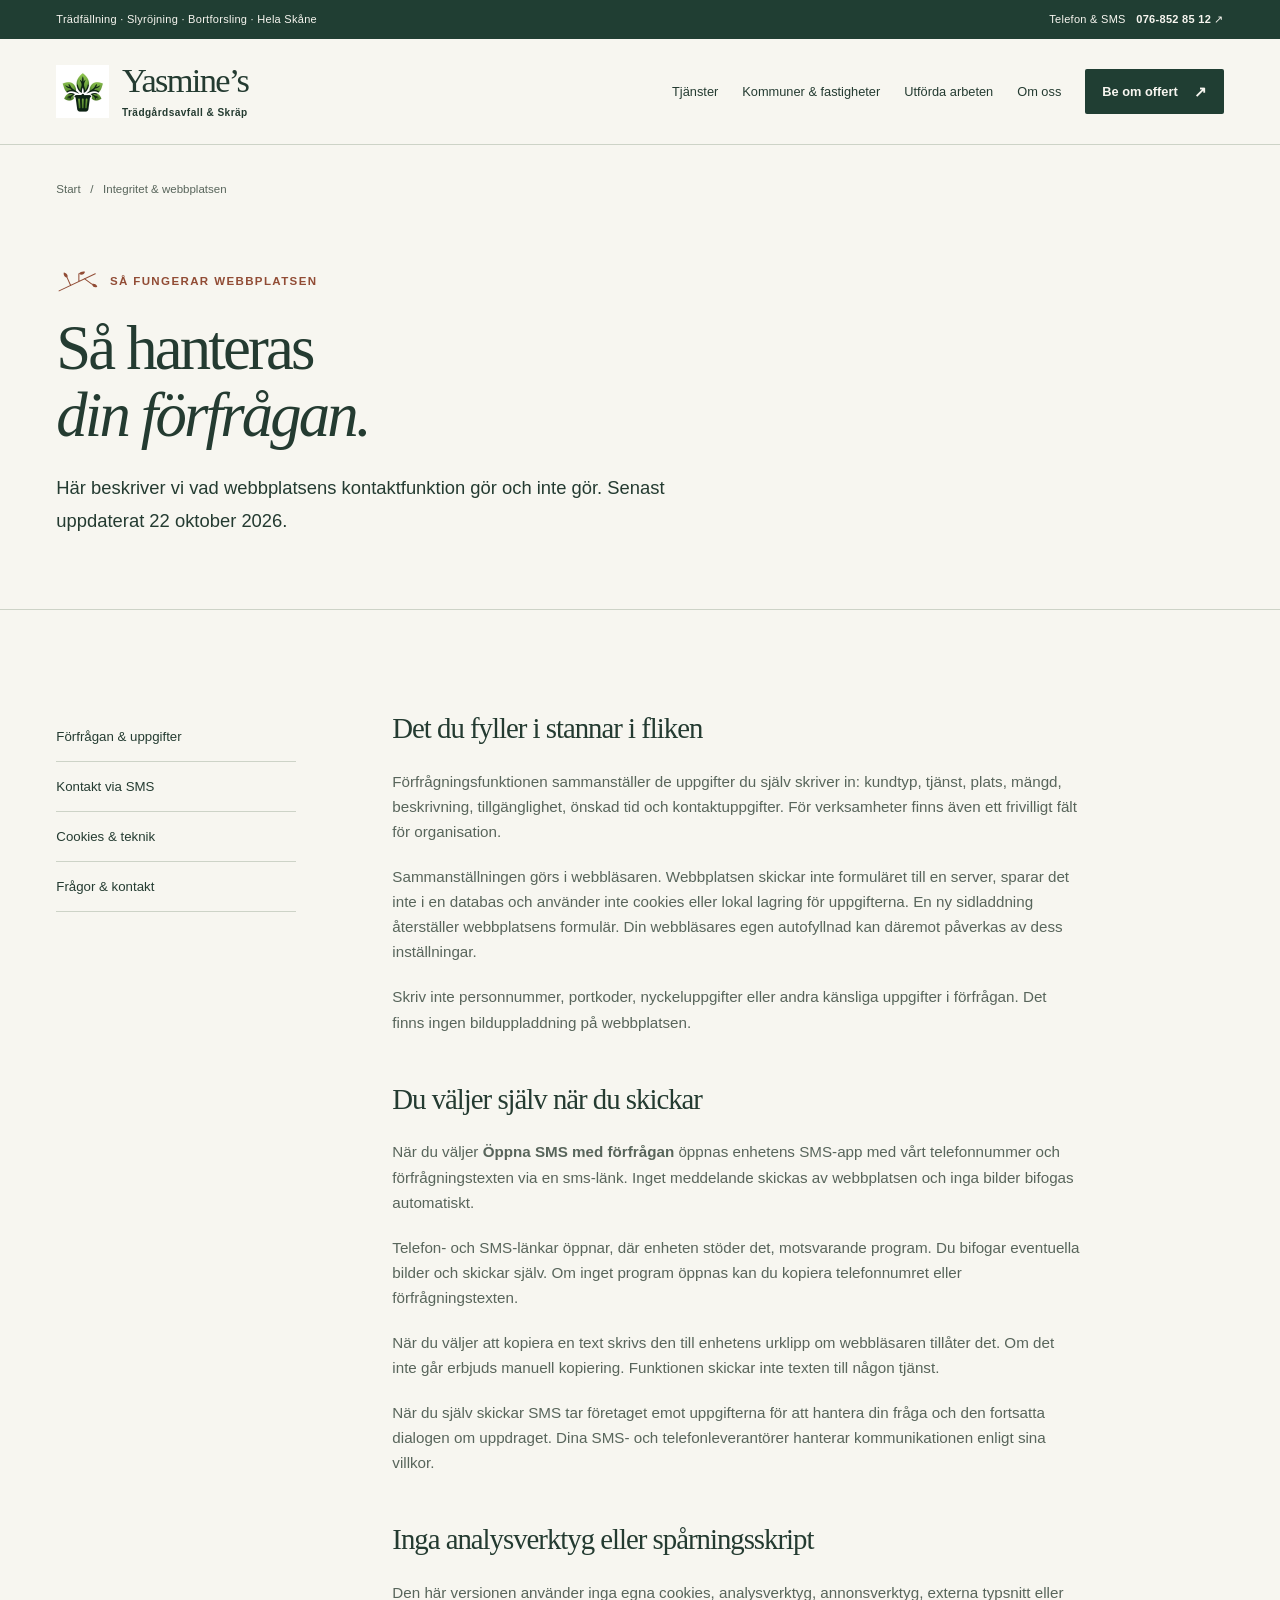
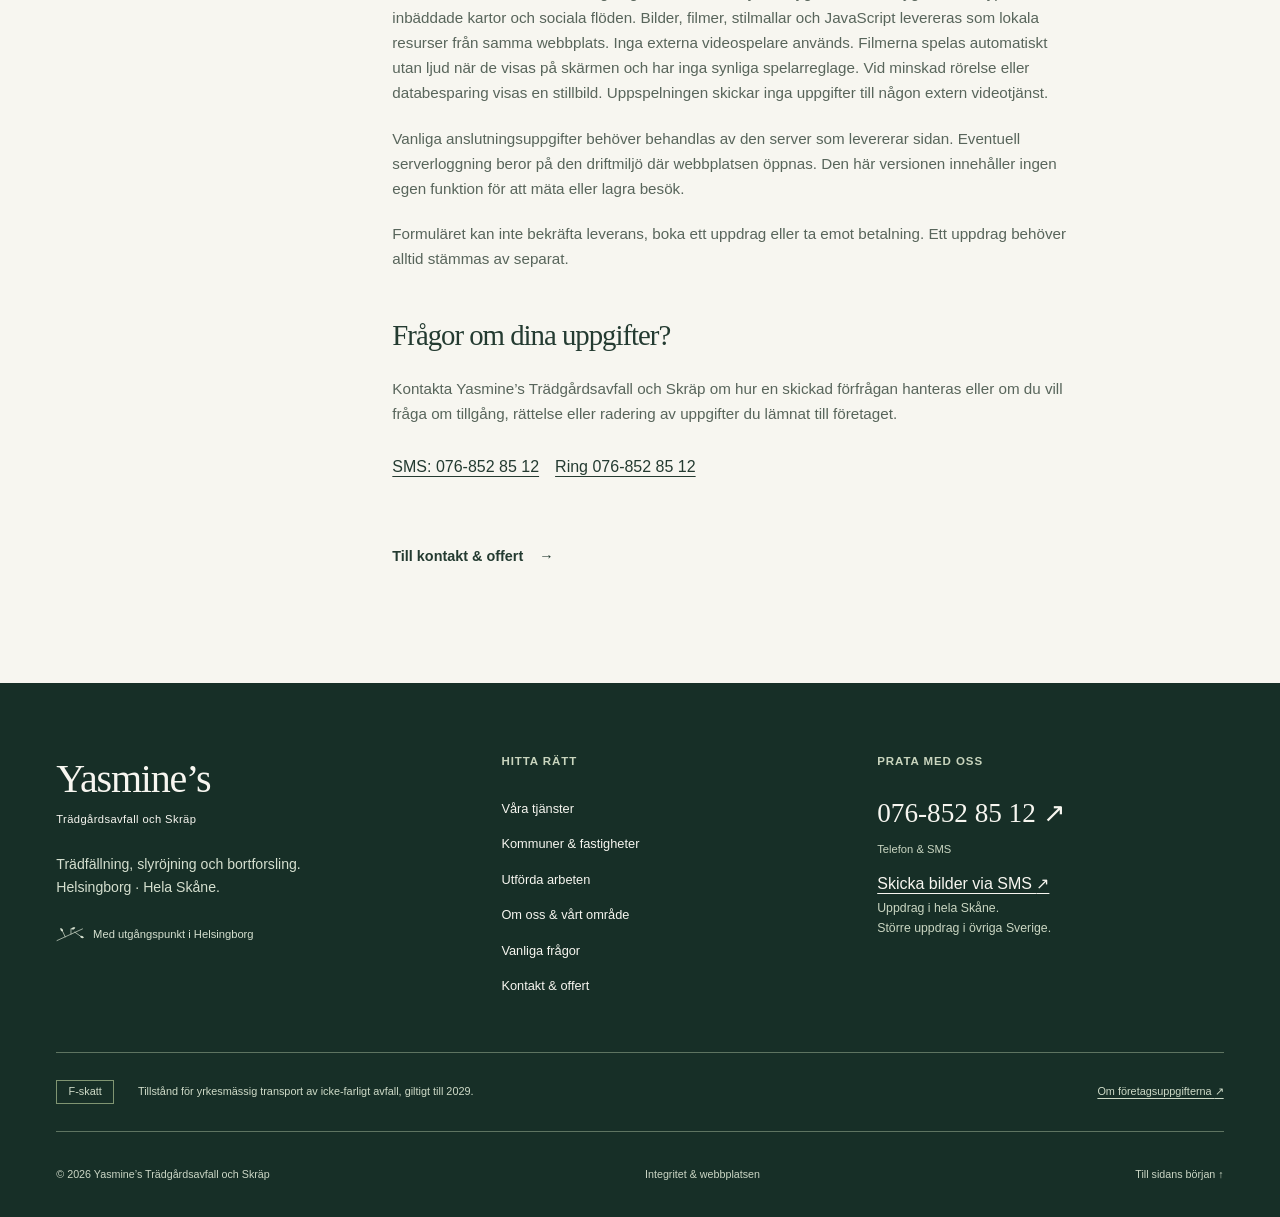
<file: integritet.html>
<!doctype html>
<html lang="sv">
<head>
  <meta charset="utf-8">
  <meta name="viewport" content="width=device-width, initial-scale=1">
  <meta name="robots" content="index, follow">
  
  <link rel="canonical" href="https://www.yasmine.nu/integritet.html">
  <meta property="og:url" content="https://www.yasmine.nu/integritet.html">
  <meta name="referrer" content="strict-origin-when-cross-origin">
  <meta name="theme-color" content="#203e33">
  <title>Integritet &amp; webbplatsens funktion | Yasmine’s</title>
  <meta name="description" content="Så fungerar förfrågan, kopiering och SMS-utkast på Yasmine’s webbplats. Ingen automatisk inskickning, bilduppladdning, analys eller egen lagring.">
  <meta property="og:locale" content="sv_SE">
  <meta property="og:type" content="website">
  <meta property="og:site_name" content="Yasmine’s Trädgårdsavfall och Skräp">
  <meta property="og:title" content="Integritet &amp; webbplatsens funktion | Yasmine’s">
  <meta property="og:description" content="Så fungerar förfrågan, kopiering och SMS-utkast på Yasmine’s webbplats. Ingen automatisk inskickning, bilduppladdning, analys eller egen lagring.">
  <meta property="og:image" content="https://www.yasmine.nu/assets/media/IMG_7236.jpeg">
  <meta property="og:image:width" content="1536">
  <meta property="og:image:height" content="1024">
  <meta property="og:image:alt" content="Yasmine’s hela originalkollage med fruktträd före och efter åtgärden, med löv och ris kvar under arbetet.">
  <meta name="twitter:card" content="summary_large_image">
  <link rel="icon" type="image/png" sizes="64x64" href="assets/images/favicon.png">
  <link rel="apple-touch-icon" sizes="180x180" href="assets/images/apple-touch-icon.png">
  <link rel="stylesheet" href="assets/css/site.css">
  
  <script defer src="assets/js/core.js"></script>
  <script defer src="assets/js/app.js"></script>
  
</head>
<body data-page="integritet" class="">
  <a class="skip-link" href="#main">Hoppa till innehållet</a>
  <div class="utility-bar"><div class="container utility-inner"><span>Trädfällning · Slyröjning · Bortforsling · Hela Skåne</span><a href="tel:+46768528512">Telefon &amp; SMS <strong>076-852 85 12</strong><span aria-hidden="true"> ↗</span></a></div></div>
<header class="site-header" id="site-header">
  <div class="container header-inner">
    <a class="brand" href="index.html" aria-label="Yasmine’s — till startsidan">
      <span class="brand-symbol"><img src="assets/images/logo-symbol.jpg" width="180" height="172" alt="" decoding="async"></span>
      <span class="brand-type"><span class="brand-name">Yasmine’s</span><span class="brand-descriptor">Trädgårdsavfall &amp; Skräp</span></span>
    </a>
    <button class="menu-toggle" type="button" aria-controls="site-nav" aria-expanded="false"><span class="menu-label">Meny</span><span class="menu-lines" aria-hidden="true"></span></button>
    <nav class="site-nav" id="site-nav" aria-label="Huvudnavigation">
      <a href="tjanster.html">Tjänster</a>
      <a href="kommuner-fastigheter.html">Kommuner &amp; fastigheter</a>
      <a href="arbeten.html">Utförda arbeten</a>
      <a href="om-oss.html">Om oss</a>
      <a class="button button--green nav-cta" href="kontakt.html#forfragan">Be om offert <span aria-hidden="true">↗</span></a>
      <a class="mobile-nav-phone" href="tel:+46768528512">Ring 076-852 85 12 <span aria-hidden="true">↗</span></a>
    </nav>
  </div>
</header>

  <main id="main" tabindex="-1">
    <section class="page-hero legal-hero"><div class="container"><nav class="breadcrumb" aria-label="Brödsmulor"><a href="index.html">Start</a><span aria-hidden="true">/</span><span aria-current="page">Integritet &amp; webbplatsen</span></nav><p class="eyebrow"><span class="branch" aria-hidden="true"></span> Så fungerar webbplatsen</p><h1>Så hanteras<br><em>din förfrågan.</em></h1><p class="page-lead">Här beskriver vi vad webbplatsens kontaktfunktion gör och inte gör. Senast uppdaterat 22 oktober 2026.</p></div></section>
<section class="section"><div class="container legal-layout"><nav class="legal-nav" aria-label="Integritetsinformation på den här sidan"><a href="#forfragan-och-uppgifter">Förfrågan &amp; uppgifter</a><a href="#epost-och-sms">Kontakt via SMS</a><a href="#cookies-och-teknik">Cookies &amp; teknik</a><a href="#integritetskontakt">Frågor &amp; kontakt</a></nav><div class="prose">
<section id="forfragan-och-uppgifter"><h2>Det du fyller i stannar i fliken</h2><p>Förfrågningsfunktionen sammanställer de uppgifter du själv skriver in: kundtyp, tjänst, plats, mängd, beskrivning, tillgänglighet, önskad tid och kontaktuppgifter. För verksamheter finns även ett frivilligt fält för organisation.</p><p>Sammanställningen görs i webbläsaren. Webbplatsen skickar inte formuläret till en server, sparar det inte i en databas och använder inte cookies eller lokal lagring för uppgifterna. En ny sidladdning återställer webbplatsens formulär. Din webbläsares egen autofyllnad kan däremot påverkas av dess inställningar.</p><p>Skriv inte personnummer, portkoder, nyckeluppgifter eller andra känsliga uppgifter i förfrågan. Det finns ingen bilduppladdning på webbplatsen.</p></section>
<section id="epost-och-sms"><h2>Du väljer själv när du skickar</h2><p>När du väljer <strong>Öppna SMS med förfrågan</strong> öppnas enhetens SMS-app med vårt telefonnummer och förfrågningstexten via en sms-länk. Inget meddelande skickas av webbplatsen och inga bilder bifogas automatiskt.</p><p>Telefon- och SMS-länkar öppnar, där enheten stöder det, motsvarande program. Du bifogar eventuella bilder och skickar själv. Om inget program öppnas kan du kopiera telefonnumret eller förfrågningstexten.</p><p>När du väljer att kopiera en text skrivs den till enhetens urklipp om webbläsaren tillåter det. Om det inte går erbjuds manuell kopiering. Funktionen skickar inte texten till någon tjänst.</p><p>När du själv skickar SMS tar företaget emot uppgifterna för att hantera din fråga och den fortsatta dialogen om uppdraget. Dina SMS- och telefonleverantörer hanterar kommunikationen enligt sina villkor.</p></section>
<section id="cookies-och-teknik"><h2>Inga analysverktyg eller spårningsskript</h2><p>Den här versionen använder inga egna cookies, analysverktyg, annonsverktyg, externa typsnitt eller inbäddade kartor och sociala flöden. Bilder, filmer, stilmallar och JavaScript levereras som lokala resurser från samma webbplats. Inga externa videospelare används. Filmerna spelas automatiskt utan ljud när de visas på skärmen och har inga synliga spelarreglage. Vid minskad rörelse eller databesparing visas en stillbild. Uppspelningen skickar inga uppgifter till någon extern videotjänst.</p><p>Vanliga anslutningsuppgifter behöver behandlas av den server som levererar sidan. Eventuell serverloggning beror på den driftmiljö där webbplatsen öppnas. Den här versionen innehåller ingen egen funktion för att mäta eller lagra besök.</p><p>Formuläret kan inte bekräfta leverans, boka ett uppdrag eller ta emot betalning. Ett uppdrag behöver alltid stämmas av separat.</p></section>
<section id="integritetskontakt"><h2>Frågor om dina uppgifter?</h2><p>Kontakta Yasmine’s Trädgårdsavfall och Skräp om hur en skickad förfrågan hanteras eller om du vill fråga om tillgång, rättelse eller radering av uppgifter du lämnat till företaget.</p><div class="legal-contact"><a href="sms:+46768528512">SMS: 076-852 85 12</a><a href="tel:+46768528512">Ring 076-852 85 12</a></div></section>
<a class="text-link" href="kontakt.html">Till kontakt &amp; offert <span aria-hidden="true">→</span></a>
</div></div></section>

  </main>
  <footer class="site-footer">
  <div class="container">
    <div class="footer-main">
      <div class="footer-brand"><a class="footer-name" href="index.html">Yasmine’s<span class="footer-descriptor">Trädgårdsavfall och Skräp</span></a><p>Trädfällning, slyröjning och bortforsling.<br>Helsingborg · Hela Skåne.</p><span class="footer-place"><span class="branch" aria-hidden="true"></span> Med utgångspunkt i Helsingborg</span></div>
      <nav class="footer-nav" aria-label="Genvägar i sidfoten"><h2>Hitta rätt</h2><a href="tjanster.html">Våra tjänster</a><a href="kommuner-fastigheter.html">Kommuner &amp; fastigheter</a><a href="arbeten.html">Utförda arbeten</a><a href="om-oss.html">Om oss &amp; vårt område</a><a href="om-oss.html#vanliga-fragor">Vanliga frågor</a><a href="kontakt.html">Kontakt &amp; offert</a></nav>
      <div class="footer-contact"><h2>Prata med oss</h2><a class="footer-phone" href="tel:+46768528512">076-852 85 12 <span aria-hidden="true">↗</span></a><span class="footer-small">Telefon &amp; SMS</span><a class="footer-sms" href="sms:+46768528512">Skicka bilder via SMS <span aria-hidden="true">↗</span></a><p>Uppdrag i hela Skåne.<br>Större uppdrag i övriga Sverige.</p></div>
    </div>
    <div class="footer-facts"><span>F-skatt</span><span>Tillstånd för yrkesmässig transport av icke-farligt avfall, giltigt till 2029.</span><a href="om-oss.html#foretagsuppgifter">Om företagsuppgifterna <span aria-hidden="true">↗</span></a></div>
    <div class="footer-bottom"><span>© 2026 Yasmine’s Trädgårdsavfall och Skräp</span><a href="integritet.html">Integritet &amp; webbplatsen</a><a href="#main">Till sidans början <span aria-hidden="true">↑</span></a></div>
  </div>
</footer>

  <div id="site-status" class="sr-only" role="status" aria-live="polite" aria-atomic="true"></div>
  <dialog id="copy-dialog" class="copy-dialog" aria-labelledby="copy-dialog-title">
    <div class="dialog-top"><h2 id="copy-dialog-title">Kopiera manuellt</h2><button type="button" class="icon-button" data-close-copy aria-label="Stäng kopieringsrutan"><span aria-hidden="true">×</span></button></div>
    <p>Automatisk kopiering är inte tillgänglig. Markera texten och kopiera med Ctrl+C, ⌘C eller mobilens kopieringsmeny.</p>
    <label for="manual-copy">Text att kopiera</label>
    <textarea id="manual-copy" rows="5" readonly spellcheck="false"></textarea>
    <button type="button" class="button button--green" data-close-copy>Stäng</button>
  </dialog>
</body>
</html>
</file>
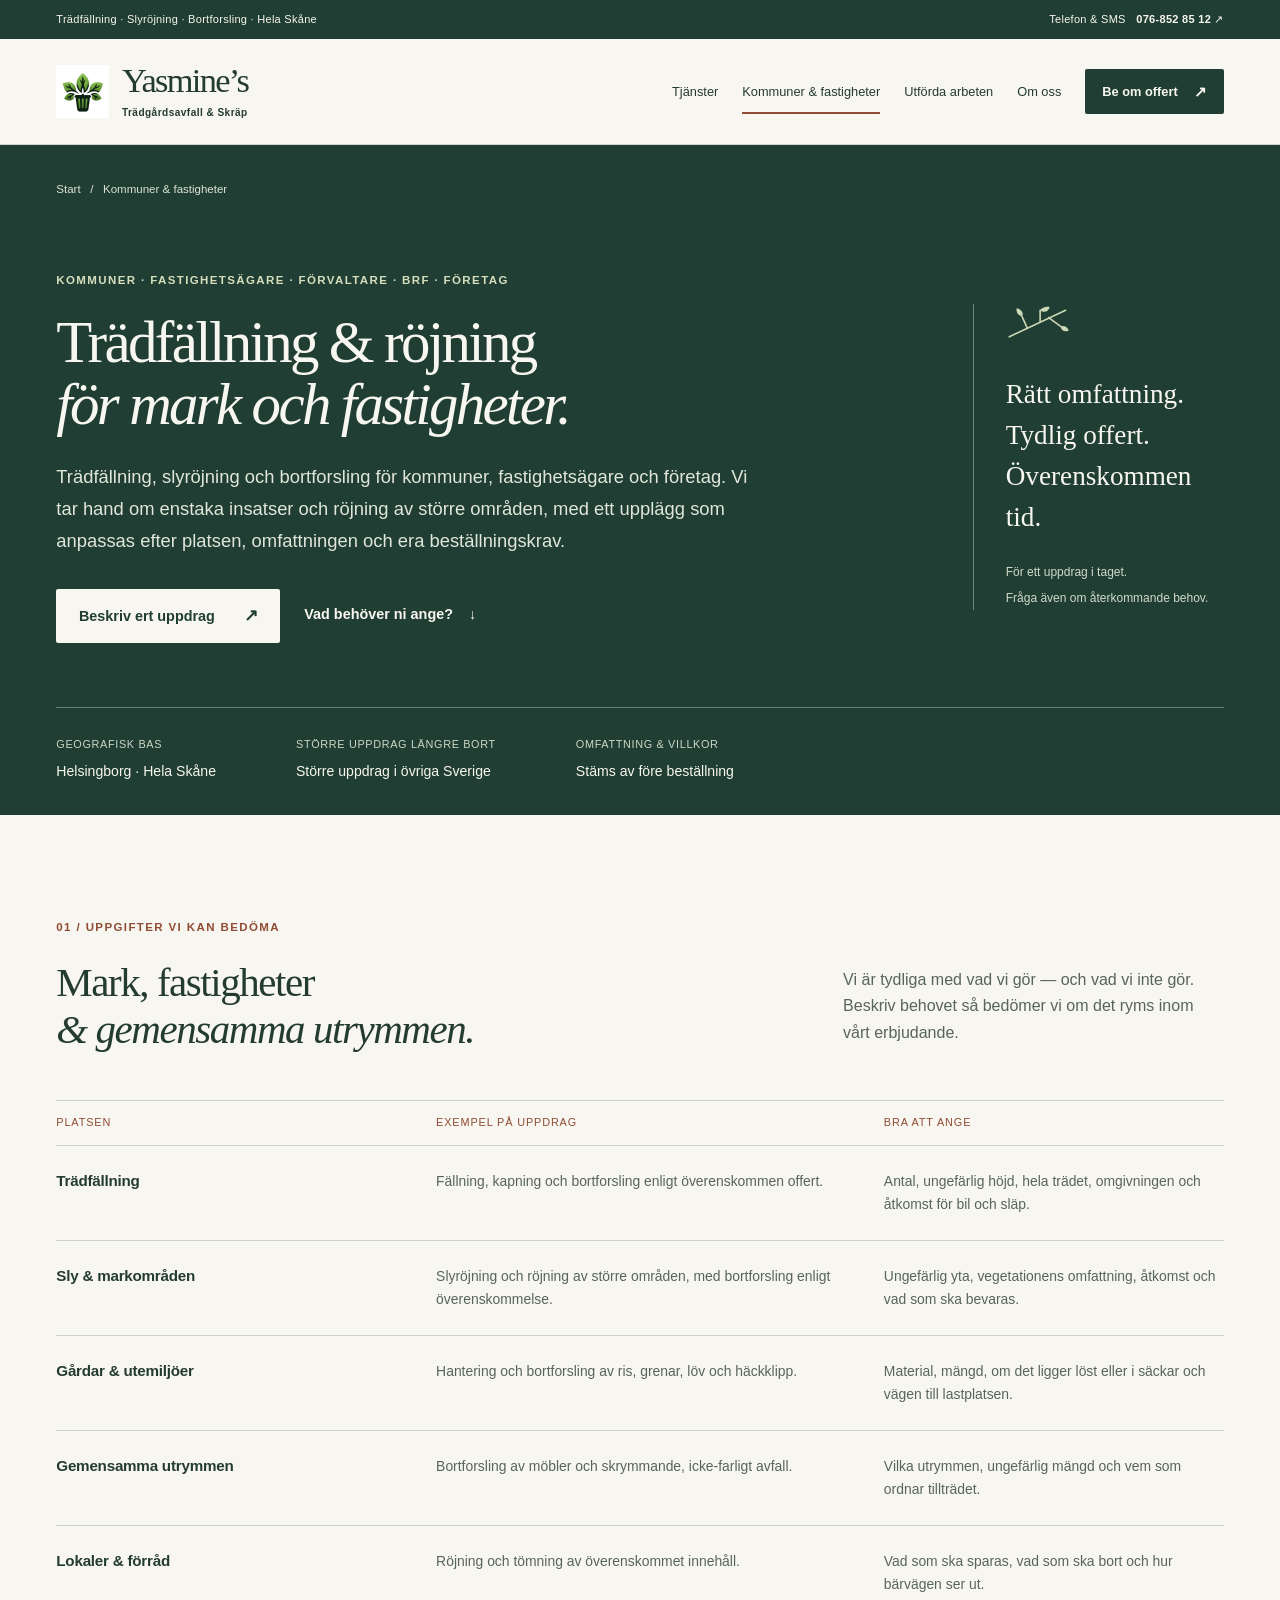
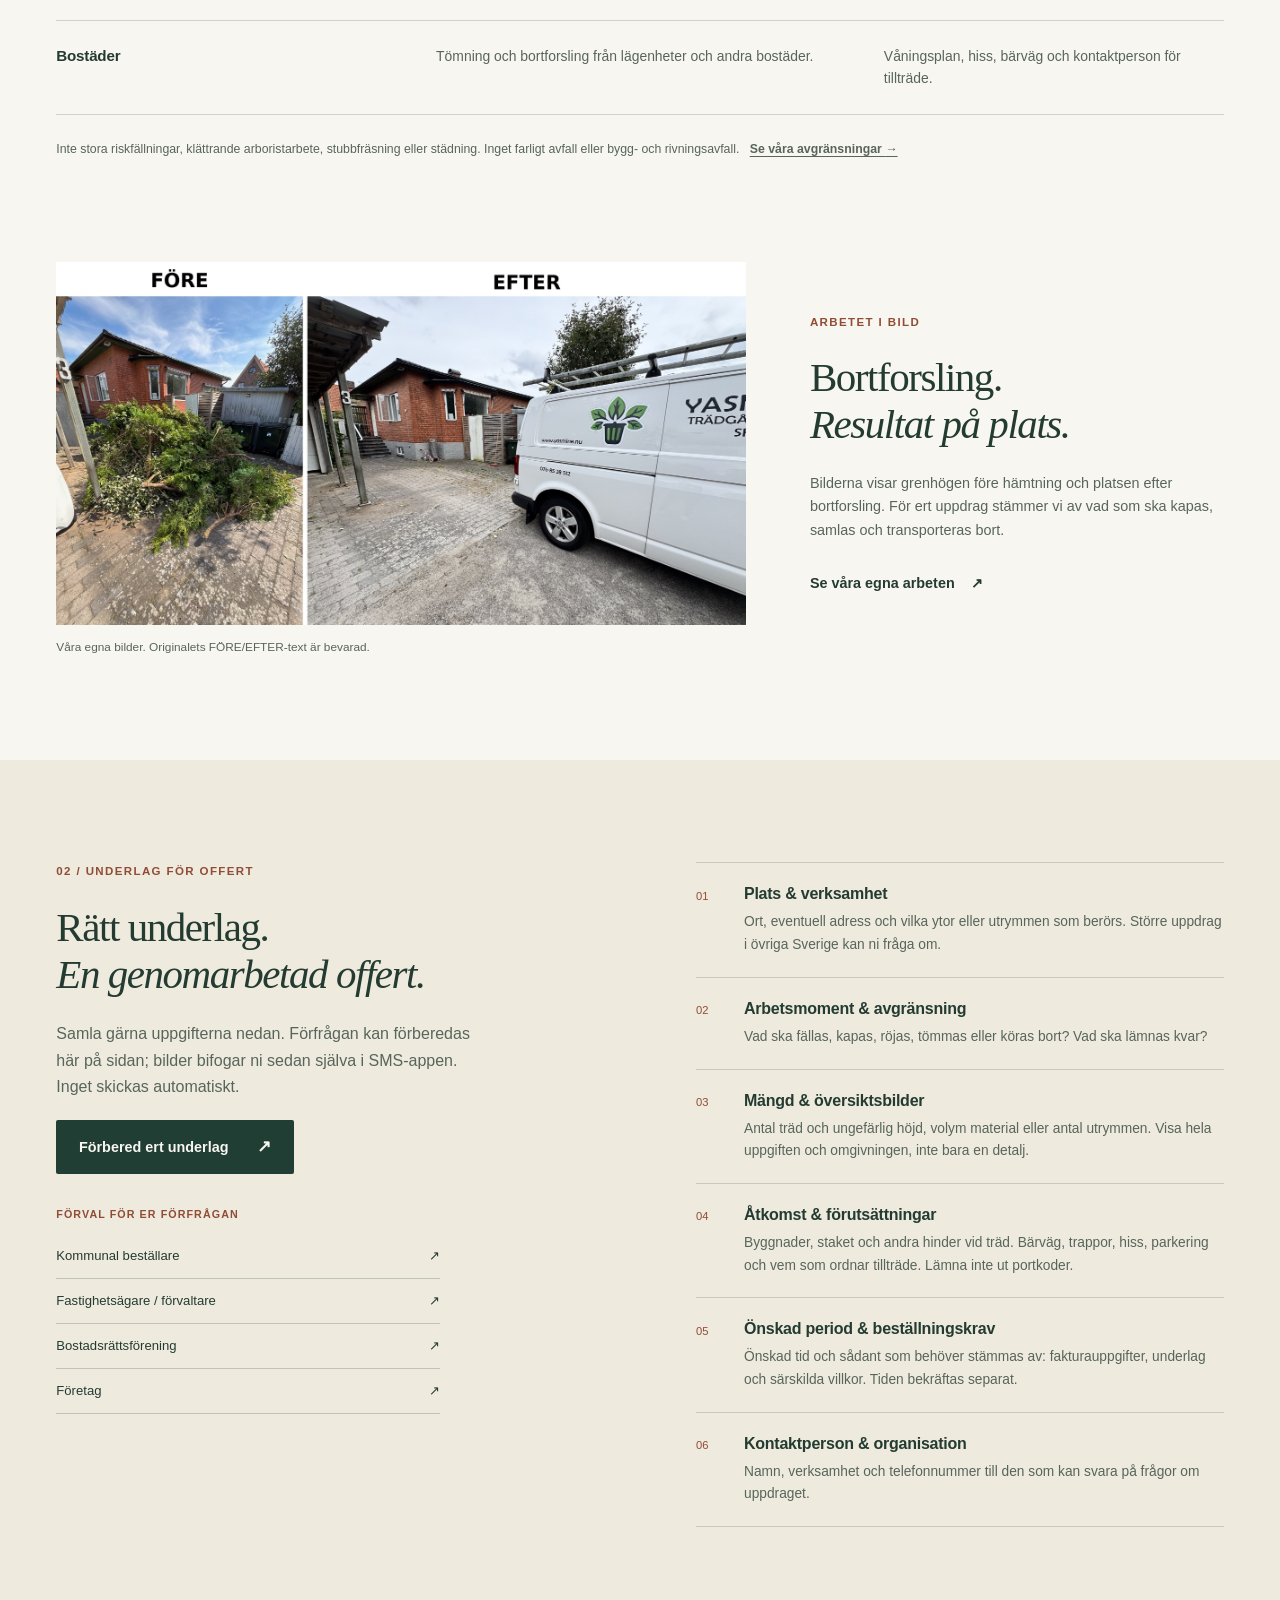
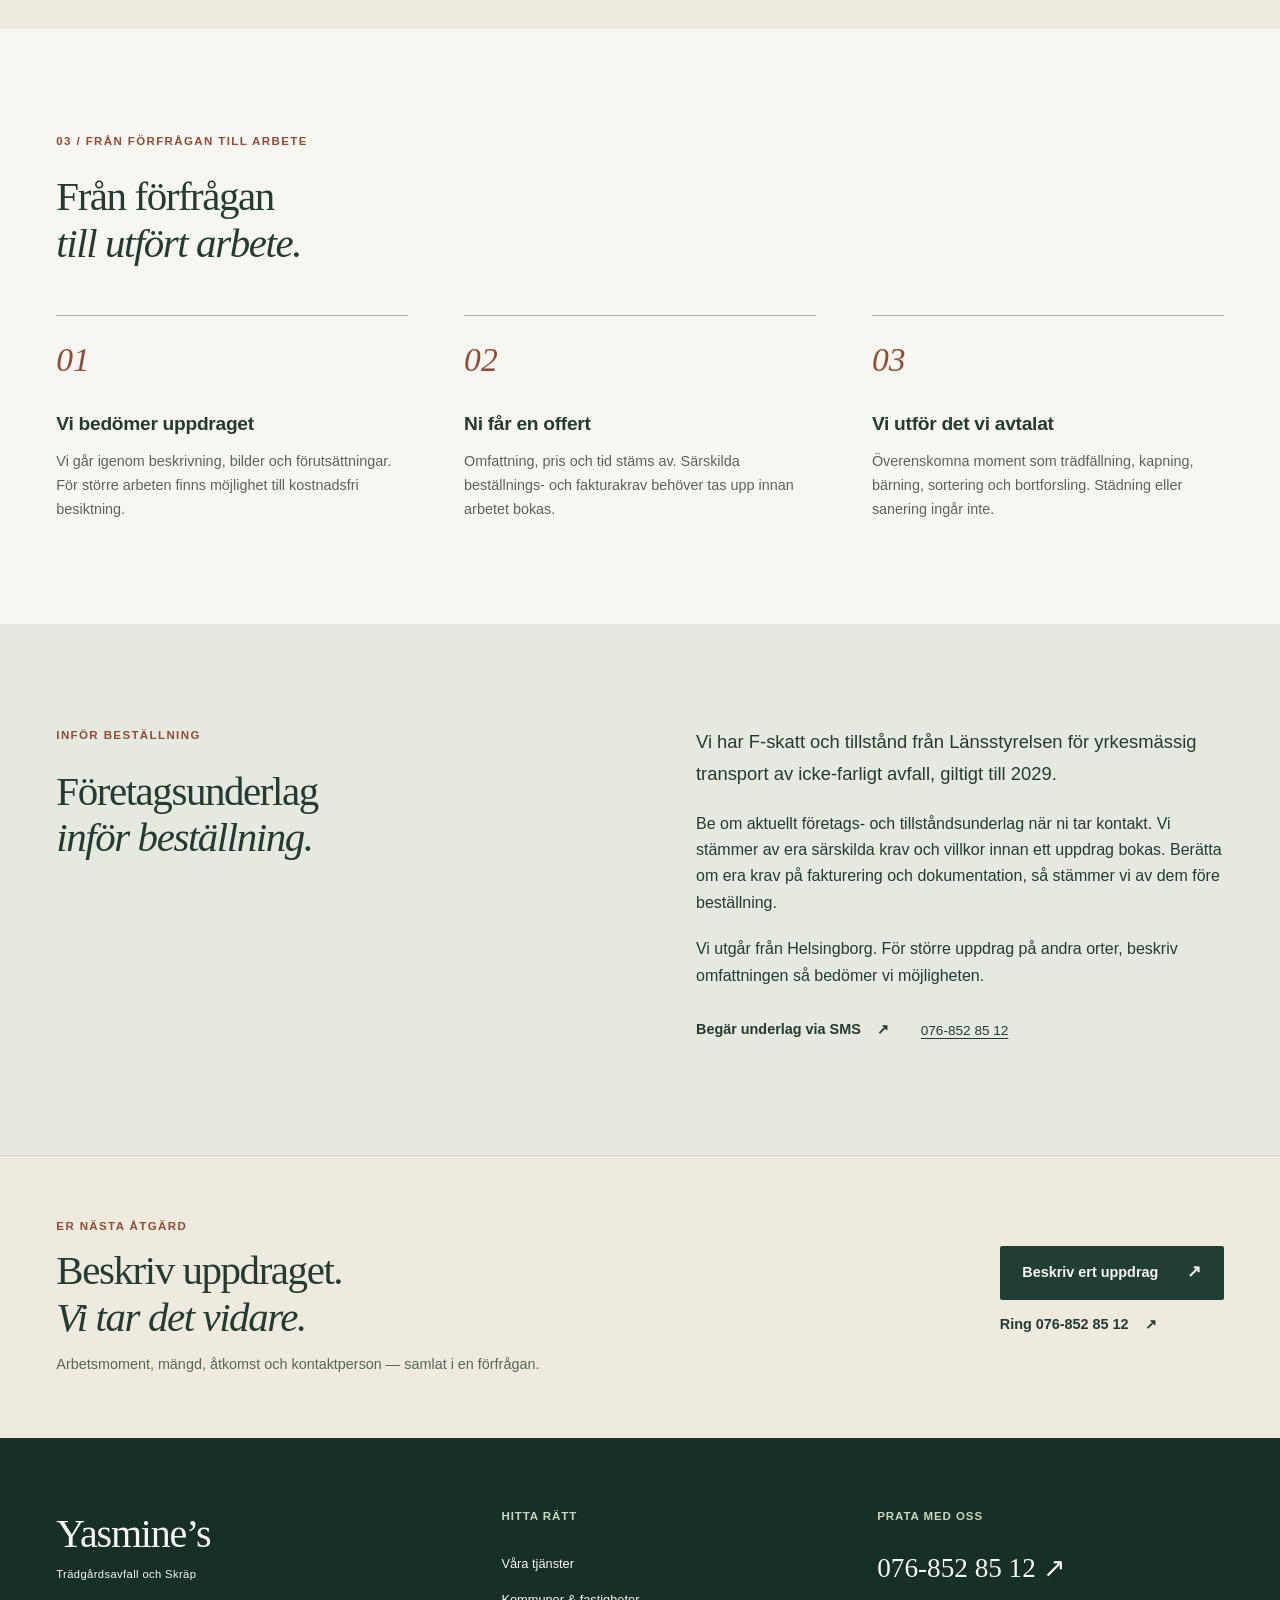
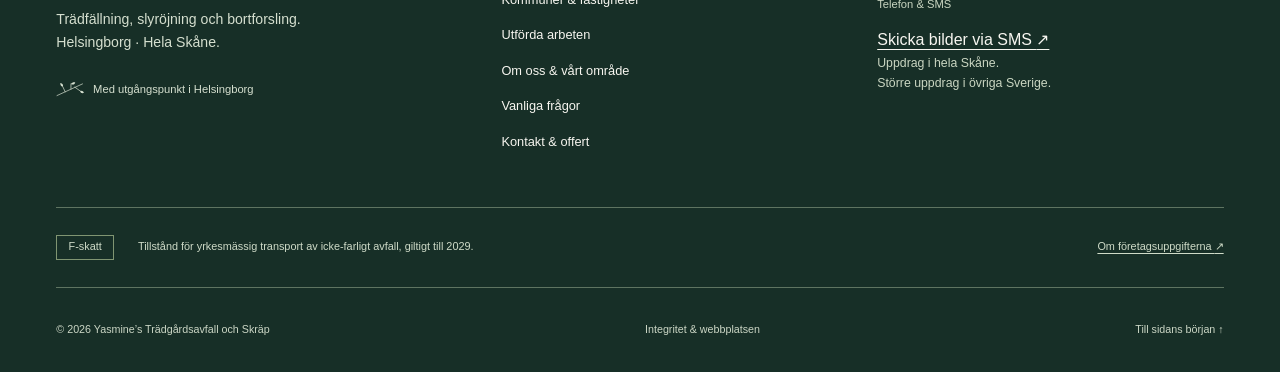
<file: kommuner-fastigheter.html>
<!doctype html>
<html lang="sv">
<head>
  <meta charset="utf-8">
  <meta name="viewport" content="width=device-width, initial-scale=1">
  <meta name="robots" content="index, follow">
  
  <link rel="canonical" href="https://www.yasmine.nu/kommuner-fastigheter.html">
  <meta property="og:url" content="https://www.yasmine.nu/kommuner-fastigheter.html">
  <meta name="referrer" content="strict-origin-when-cross-origin">
  <meta name="theme-color" content="#203e33">
  <title>Trädfällning &amp; röjning för kommuner och fastigheter | Yasmine’s</title>
  <meta name="description" content="Trädfällning, slyröjning, områdesröjning och bortforsling för kommuner, förvaltare och företag. Hela Skåne och större uppdrag i övriga Sverige.">
  <meta property="og:locale" content="sv_SE">
  <meta property="og:type" content="website">
  <meta property="og:site_name" content="Yasmine’s Trädgårdsavfall och Skräp">
  <meta property="og:title" content="Trädfällning &amp; röjning för kommuner och fastigheter | Yasmine’s">
  <meta property="og:description" content="Trädfällning, slyröjning, områdesröjning och bortforsling för kommuner, förvaltare och företag. Hela Skåne och större uppdrag i övriga Sverige.">
  <meta property="og:image" content="https://www.yasmine.nu/assets/media/IMG_7236.jpeg">
  <meta property="og:image:width" content="1536">
  <meta property="og:image:height" content="1024">
  <meta property="og:image:alt" content="Yasmine’s hela originalkollage med fruktträd före och efter åtgärden, med löv och ris kvar under arbetet.">
  <meta name="twitter:card" content="summary_large_image">
  <link rel="icon" type="image/png" sizes="64x64" href="assets/images/favicon.png">
  <link rel="apple-touch-icon" sizes="180x180" href="assets/images/apple-touch-icon.png">
  <link rel="stylesheet" href="assets/css/site.css">
  
  <script defer src="assets/js/core.js"></script>
  <script defer src="assets/js/app.js"></script>
  
</head>
<body data-page="kommuner-fastigheter" class="">
  <a class="skip-link" href="#main">Hoppa till innehållet</a>
  <div class="utility-bar"><div class="container utility-inner"><span>Trädfällning · Slyröjning · Bortforsling · Hela Skåne</span><a href="tel:+46768528512">Telefon &amp; SMS <strong>076-852 85 12</strong><span aria-hidden="true"> ↗</span></a></div></div>
<header class="site-header" id="site-header">
  <div class="container header-inner">
    <a class="brand" href="index.html" aria-label="Yasmine’s — till startsidan">
      <span class="brand-symbol"><img src="assets/images/logo-symbol.jpg" width="180" height="172" alt="" decoding="async"></span>
      <span class="brand-type"><span class="brand-name">Yasmine’s</span><span class="brand-descriptor">Trädgårdsavfall &amp; Skräp</span></span>
    </a>
    <button class="menu-toggle" type="button" aria-controls="site-nav" aria-expanded="false"><span class="menu-label">Meny</span><span class="menu-lines" aria-hidden="true"></span></button>
    <nav class="site-nav" id="site-nav" aria-label="Huvudnavigation">
      <a href="tjanster.html">Tjänster</a>
      <a href="kommuner-fastigheter.html" aria-current="page">Kommuner &amp; fastigheter</a>
      <a href="arbeten.html">Utförda arbeten</a>
      <a href="om-oss.html">Om oss</a>
      <a class="button button--green nav-cta" href="kontakt.html#forfragan">Be om offert <span aria-hidden="true">↗</span></a>
      <a class="mobile-nav-phone" href="tel:+46768528512">Ring 076-852 85 12 <span aria-hidden="true">↗</span></a>
    </nav>
  </div>
</header>

  <main id="main" tabindex="-1">
    <section class="page-hero professional-hero"><div class="container"><nav class="breadcrumb breadcrumb--light" aria-label="Brödsmulor"><a href="index.html">Start</a><span aria-hidden="true">/</span><span aria-current="page">Kommuner &amp; fastigheter</span></nav><div class="professional-hero-grid"><div><p class="eyebrow eyebrow--light">Kommuner · Fastighetsägare · Förvaltare · BRF · Företag</p><h1>Trädfällning &amp; röjning<br><em>för mark och fastigheter.</em></h1><p class="page-lead">Trädfällning, slyröjning och bortforsling för kommuner, fastighetsägare och företag. Vi tar hand om enstaka insatser och röjning av större områden, med ett upplägg som anpassas efter platsen, omfattningen och era beställningskrav.</p><div class="professional-actions"><a class="button button--paper" href="kontakt.html?kund=kommun&amp;tjanst=osaker#forfragan">Beskriv ert uppdrag <span aria-hidden="true">↗</span></a><a class="text-link" href="#offertunderlag">Vad behöver ni ange? <span aria-hidden="true">↓</span></a></div></div><aside class="professional-aside"><span class="branch" aria-hidden="true"></span><p>Rätt omfattning.<br>Tydlig offert.<br>Överenskommen tid.</p><span>För ett uppdrag i taget.<br>Fråga även om återkommande behov.</span></aside></div><dl class="professional-facts"><div><dt>Geografisk bas</dt><dd>Helsingborg · Hela Skåne</dd></div><div><dt>Större uppdrag längre bort</dt><dd>Större uppdrag i övriga Sverige</dd></div><div><dt>Omfattning &amp; villkor</dt><dd>Stäms av före beställning</dd></div></dl></div></section>

<section class="section" aria-labelledby="places-title"><div class="container"><div class="section-heading split-heading"><div><p class="eyebrow">01 / Uppgifter vi kan bedöma</p><h2 id="places-title">Mark, fastigheter<br><em>&amp; gemensamma utrymmen.</em></h2></div><p>Vi är tydliga med vad vi gör — och vad vi inte gör. Beskriv behovet så bedömer vi om det ryms inom vårt erbjudande.</p></div><div class="scope-table"><div class="scope-row scope-table-head" aria-hidden="true"><span>Platsen</span><span>Exempel på uppdrag</span><span>Bra att ange</span></div><div class="scope-row"><h3>Trädfällning</h3><p>Fällning, kapning och bortforsling enligt överenskommen offert.</p><p>Antal, ungefärlig höjd, hela trädet, omgivningen och åtkomst för bil och släp.</p></div><div class="scope-row"><h3>Sly &amp; markområden</h3><p>Slyröjning och röjning av större områden, med bortforsling enligt överenskommelse.</p><p>Ungefärlig yta, vegetationens omfattning, åtkomst och vad som ska bevaras.</p></div><div class="scope-row"><h3>Gårdar &amp; utemiljöer</h3><p>Hantering och bortforsling av ris, grenar, löv och häckklipp.</p><p>Material, mängd, om det ligger löst eller i säckar och vägen till lastplatsen.</p></div><div class="scope-row"><h3>Gemensamma utrymmen</h3><p>Bortforsling av möbler och skrymmande, icke-farligt avfall.</p><p>Vilka utrymmen, ungefärlig mängd och vem som ordnar tillträdet.</p></div><div class="scope-row"><h3>Lokaler &amp; förråd</h3><p>Röjning och tömning av överenskommet innehåll.</p><p>Vad som ska sparas, vad som ska bort och hur bärvägen ser ut.</p></div><div class="scope-row"><h3>Bostäder</h3><p>Tömning och bortforsling från lägenheter och andra bostäder.</p><p>Våningsplan, hiss, bärväg och kontaktperson för tillträde.</p></div></div><p class="scope-footnote">Inte stora riskfällningar, klättrande arboristarbete, stubbfräsning eller städning. Inget farligt avfall eller bygg- och rivningsavfall. <a href="tjanster.html#avgransningar">Se våra avgränsningar <span aria-hidden="true">→</span></a></p></div></section>

<section class="section professional-evidence" aria-labelledby="evidence-title"><div class="container evidence-grid"><figure class="evidence-photo"><img src="assets/media/fore_efter_yasmines.jpeg" width="1536" height="809" alt="Företagets hela originalkollage märkt FÖRE och EFTER: grenhög och platsen efter bortforsling vid egna fordon." loading="lazy" decoding="async"><figcaption>Våra egna bilder. Originalets FÖRE/EFTER-text är bevarad.</figcaption></figure><div><p class="eyebrow">Arbetet i bild</p><h2 id="evidence-title">Bortforsling.<br><em>Resultat på plats.</em></h2><p>Bilderna visar grenhögen före hämtning och platsen efter bortforsling. För ert uppdrag stämmer vi av vad som ska kapas, samlas och transporteras bort.</p><a class="text-link" href="arbeten.html#bild-ris">Se våra egna arbeten <span aria-hidden="true">↗</span></a></div></div></section>

<section class="section brief-section" id="offertunderlag" aria-labelledby="brief-title"><div class="container brief-layout"><div class="brief-intro"><p class="eyebrow">02 / Underlag för offert</p><h2 id="brief-title">Rätt underlag.<br><em>En genomarbetad offert.</em></h2><p>Samla gärna uppgifterna nedan. Förfrågan kan förberedas här på sidan; bilder bifogar ni sedan själva i SMS-appen. Inget skickas automatiskt.</p><a class="button button--green" href="kontakt.html?kund=forvaltare&amp;tjanst=osaker#forfragan">Förbered ert underlag <span aria-hidden="true">↗</span></a><div class="buyer-routes"><p class="caption-index">Förval för er förfrågan</p><a href="kontakt.html?kund=kommun&amp;tjanst=osaker#forfragan">Kommunal beställare <span aria-hidden="true">↗</span></a><a href="kontakt.html?kund=forvaltare&amp;tjanst=osaker#forfragan">Fastighetsägare / förvaltare <span aria-hidden="true">↗</span></a><a href="kontakt.html?kund=brf&amp;tjanst=osaker#forfragan">Bostadsrättsförening <span aria-hidden="true">↗</span></a><a href="kontakt.html?kund=foretag&amp;tjanst=osaker#forfragan">Företag <span aria-hidden="true">↗</span></a></div></div><ol class="brief-checklist"><li><span>01</span><div><h3>Plats &amp; verksamhet</h3><p>Ort, eventuell adress och vilka ytor eller utrymmen som berörs. Större uppdrag i övriga Sverige kan ni fråga om.</p></div></li><li><span>02</span><div><h3>Arbetsmoment &amp; avgränsning</h3><p>Vad ska fällas, kapas, röjas, tömmas eller köras bort? Vad ska lämnas kvar?</p></div></li><li><span>03</span><div><h3>Mängd &amp; översiktsbilder</h3><p>Antal träd och ungefärlig höjd, volym material eller antal utrymmen. Visa hela uppgiften och omgivningen, inte bara en detalj.</p></div></li><li><span>04</span><div><h3>Åtkomst &amp; förutsättningar</h3><p>Byggnader, staket och andra hinder vid träd. Bärväg, trappor, hiss, parkering och vem som ordnar tillträde. Lämna inte ut portkoder.</p></div></li><li><span>05</span><div><h3>Önskad period &amp; beställningskrav</h3><p>Önskad tid och sådant som behöver stämmas av: fakturauppgifter, underlag och särskilda villkor. Tiden bekräftas separat.</p></div></li><li><span>06</span><div><h3>Kontaktperson &amp; organisation</h3><p>Namn, verksamhet och telefonnummer till den som kan svara på frågor om uppdraget.</p></div></li></ol></div></section>

<section class="section" aria-labelledby="working-title"><div class="container"><div class="section-heading"><p class="eyebrow">03 / Från förfrågan till arbete</p><h2 id="working-title">Från förfrågan<br><em>till utfört arbete.</em></h2></div><ol class="process-list"><li><span class="step-number">01</span><h3>Vi bedömer uppdraget</h3><p>Vi går igenom beskrivning, bilder och förutsättningar. För större arbeten finns möjlighet till kostnadsfri besiktning.</p></li><li><span class="step-number">02</span><h3>Ni får en offert</h3><p>Omfattning, pris och tid stäms av. Särskilda beställnings- och fakturakrav behöver tas upp innan arbetet bokas.</p></li><li><span class="step-number">03</span><h3>Vi utför det vi avtalat</h3><p>Överenskomna moment som trädfällning, kapning, bärning, sortering och bortforsling. Städning eller sanering ingår inte.</p></li></ol></div></section>

<section class="section procurement-section" aria-labelledby="procurement-title"><div class="container procurement-grid"><div><p class="eyebrow">Inför beställning</p><h2 id="procurement-title">Företagsunderlag<br><em>inför beställning.</em></h2></div><div><p class="lead">Vi har F-skatt och tillstånd från Länsstyrelsen för yrkesmässig transport av icke-farligt avfall, giltigt till 2029.</p><p>Be om aktuellt företags- och tillståndsunderlag när ni tar kontakt. Vi stämmer av era särskilda krav och villkor innan ett uppdrag bokas. Berätta om era krav på fakturering och dokumentation, så stämmer vi av dem före beställning.</p><p>Vi utgår från Helsingborg. För större uppdrag på andra orter, beskriv omfattningen så bedömer vi möjligheten.</p><div class="inline-contact"><a class="text-link" href="sms:+46768528512?body=Hej%21%20Jag%20vill%20beg%C3%A4ra%20underlag%20inf%C3%B6r%20ett%20uppdrag.">Begär underlag via SMS <span aria-hidden="true">↗</span></a><a href="tel:+46768528512">076-852 85 12</a></div></div></div></section>

<section class="contact-band"><div class="container contact-band-inner"><div><p class="eyebrow">Er nästa åtgärd</p><h2>Beskriv uppdraget.<br><em>Vi tar det vidare.</em></h2><p>Arbetsmoment, mängd, åtkomst och kontaktperson — samlat i en förfrågan.</p></div><div class="contact-band-actions"><a class="button button--green" href="kontakt.html?kund=kommun&amp;tjanst=osaker#forfragan">Beskriv ert uppdrag <span aria-hidden="true">↗</span></a><a class="text-link" href="tel:+46768528512">Ring 076-852 85 12 <span aria-hidden="true">↗</span></a></div></div></section>

  </main>
  <footer class="site-footer">
  <div class="container">
    <div class="footer-main">
      <div class="footer-brand"><a class="footer-name" href="index.html">Yasmine’s<span class="footer-descriptor">Trädgårdsavfall och Skräp</span></a><p>Trädfällning, slyröjning och bortforsling.<br>Helsingborg · Hela Skåne.</p><span class="footer-place"><span class="branch" aria-hidden="true"></span> Med utgångspunkt i Helsingborg</span></div>
      <nav class="footer-nav" aria-label="Genvägar i sidfoten"><h2>Hitta rätt</h2><a href="tjanster.html">Våra tjänster</a><a href="kommuner-fastigheter.html">Kommuner &amp; fastigheter</a><a href="arbeten.html">Utförda arbeten</a><a href="om-oss.html">Om oss &amp; vårt område</a><a href="om-oss.html#vanliga-fragor">Vanliga frågor</a><a href="kontakt.html">Kontakt &amp; offert</a></nav>
      <div class="footer-contact"><h2>Prata med oss</h2><a class="footer-phone" href="tel:+46768528512">076-852 85 12 <span aria-hidden="true">↗</span></a><span class="footer-small">Telefon &amp; SMS</span><a class="footer-sms" href="sms:+46768528512">Skicka bilder via SMS <span aria-hidden="true">↗</span></a><p>Uppdrag i hela Skåne.<br>Större uppdrag i övriga Sverige.</p></div>
    </div>
    <div class="footer-facts"><span>F-skatt</span><span>Tillstånd för yrkesmässig transport av icke-farligt avfall, giltigt till 2029.</span><a href="om-oss.html#foretagsuppgifter">Om företagsuppgifterna <span aria-hidden="true">↗</span></a></div>
    <div class="footer-bottom"><span>© 2026 Yasmine’s Trädgårdsavfall och Skräp</span><a href="integritet.html">Integritet &amp; webbplatsen</a><a href="#main">Till sidans början <span aria-hidden="true">↑</span></a></div>
  </div>
</footer>

  <div id="site-status" class="sr-only" role="status" aria-live="polite" aria-atomic="true"></div>
  <dialog id="copy-dialog" class="copy-dialog" aria-labelledby="copy-dialog-title">
    <div class="dialog-top"><h2 id="copy-dialog-title">Kopiera manuellt</h2><button type="button" class="icon-button" data-close-copy aria-label="Stäng kopieringsrutan"><span aria-hidden="true">×</span></button></div>
    <p>Automatisk kopiering är inte tillgänglig. Markera texten och kopiera med Ctrl+C, ⌘C eller mobilens kopieringsmeny.</p>
    <label for="manual-copy">Text att kopiera</label>
    <textarea id="manual-copy" rows="5" readonly spellcheck="false"></textarea>
    <button type="button" class="button button--green" data-close-copy>Stäng</button>
  </dialog>
</body>
</html>
</file>
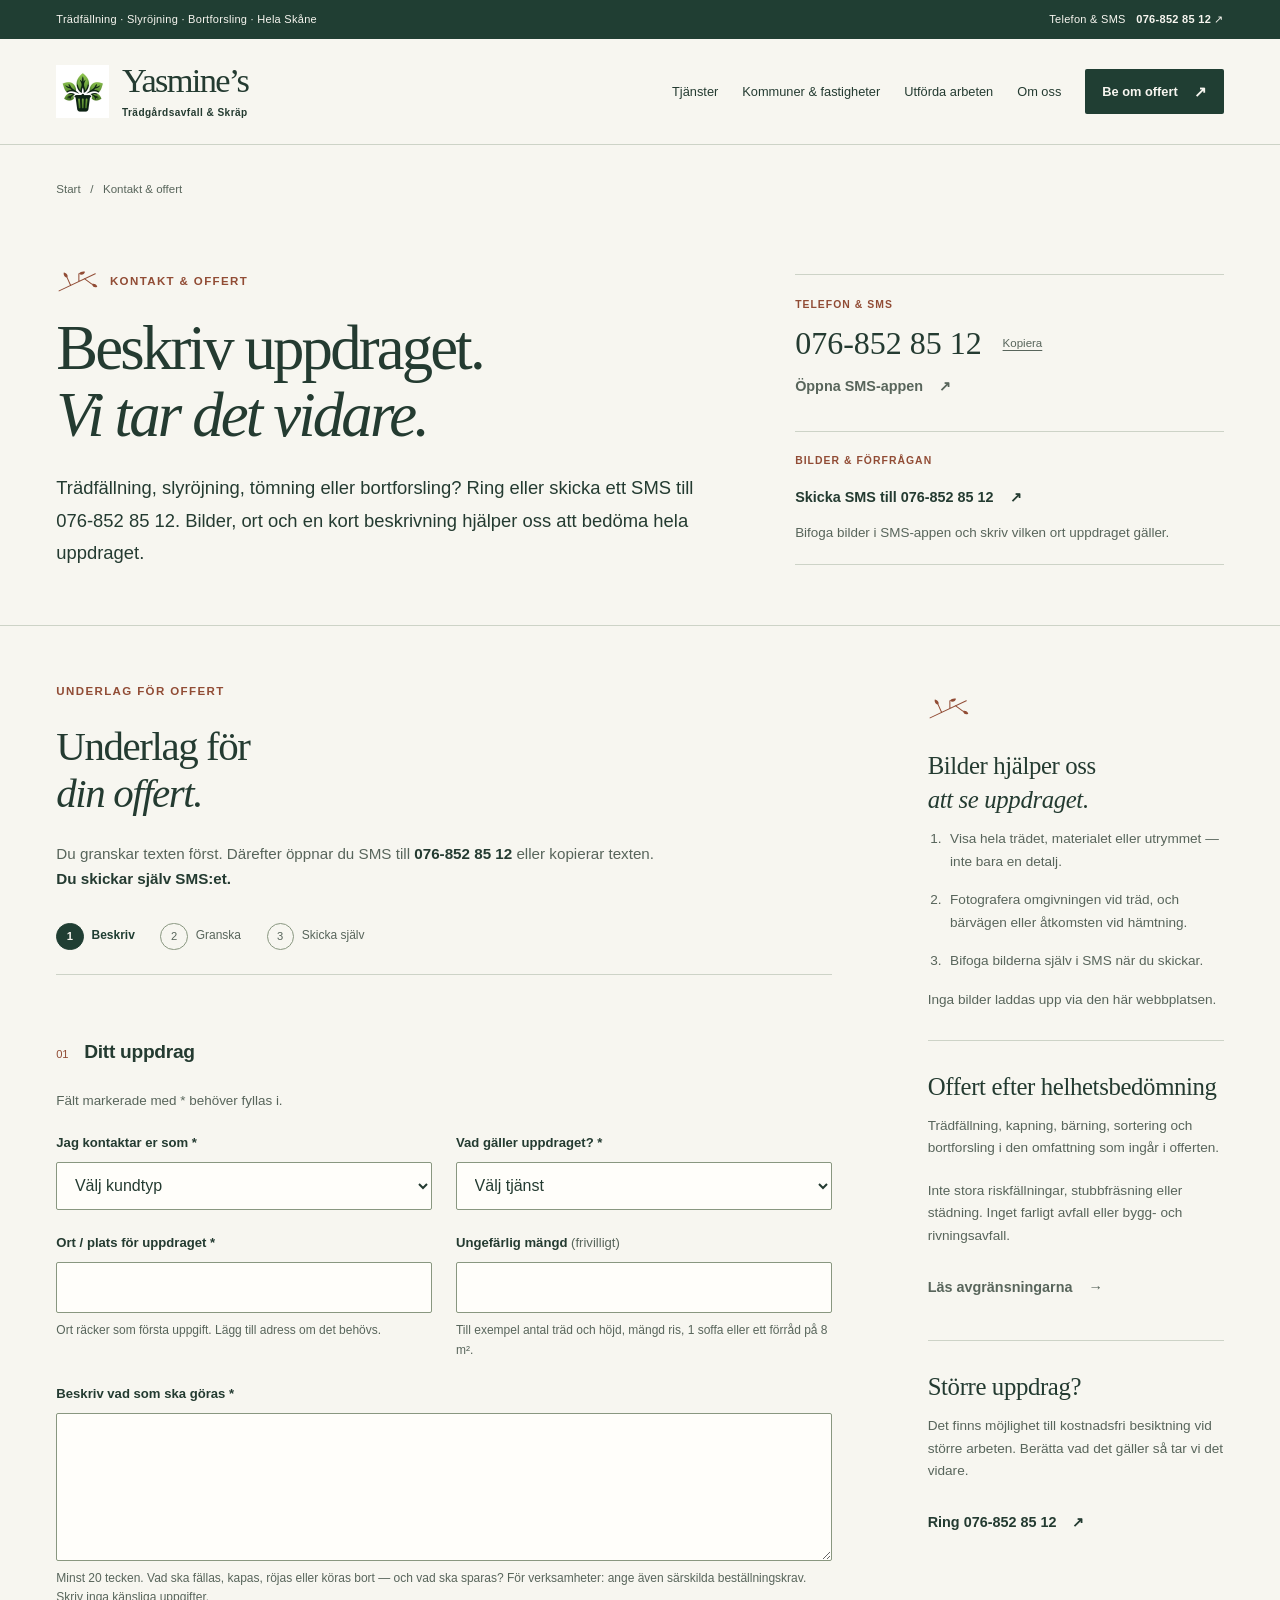
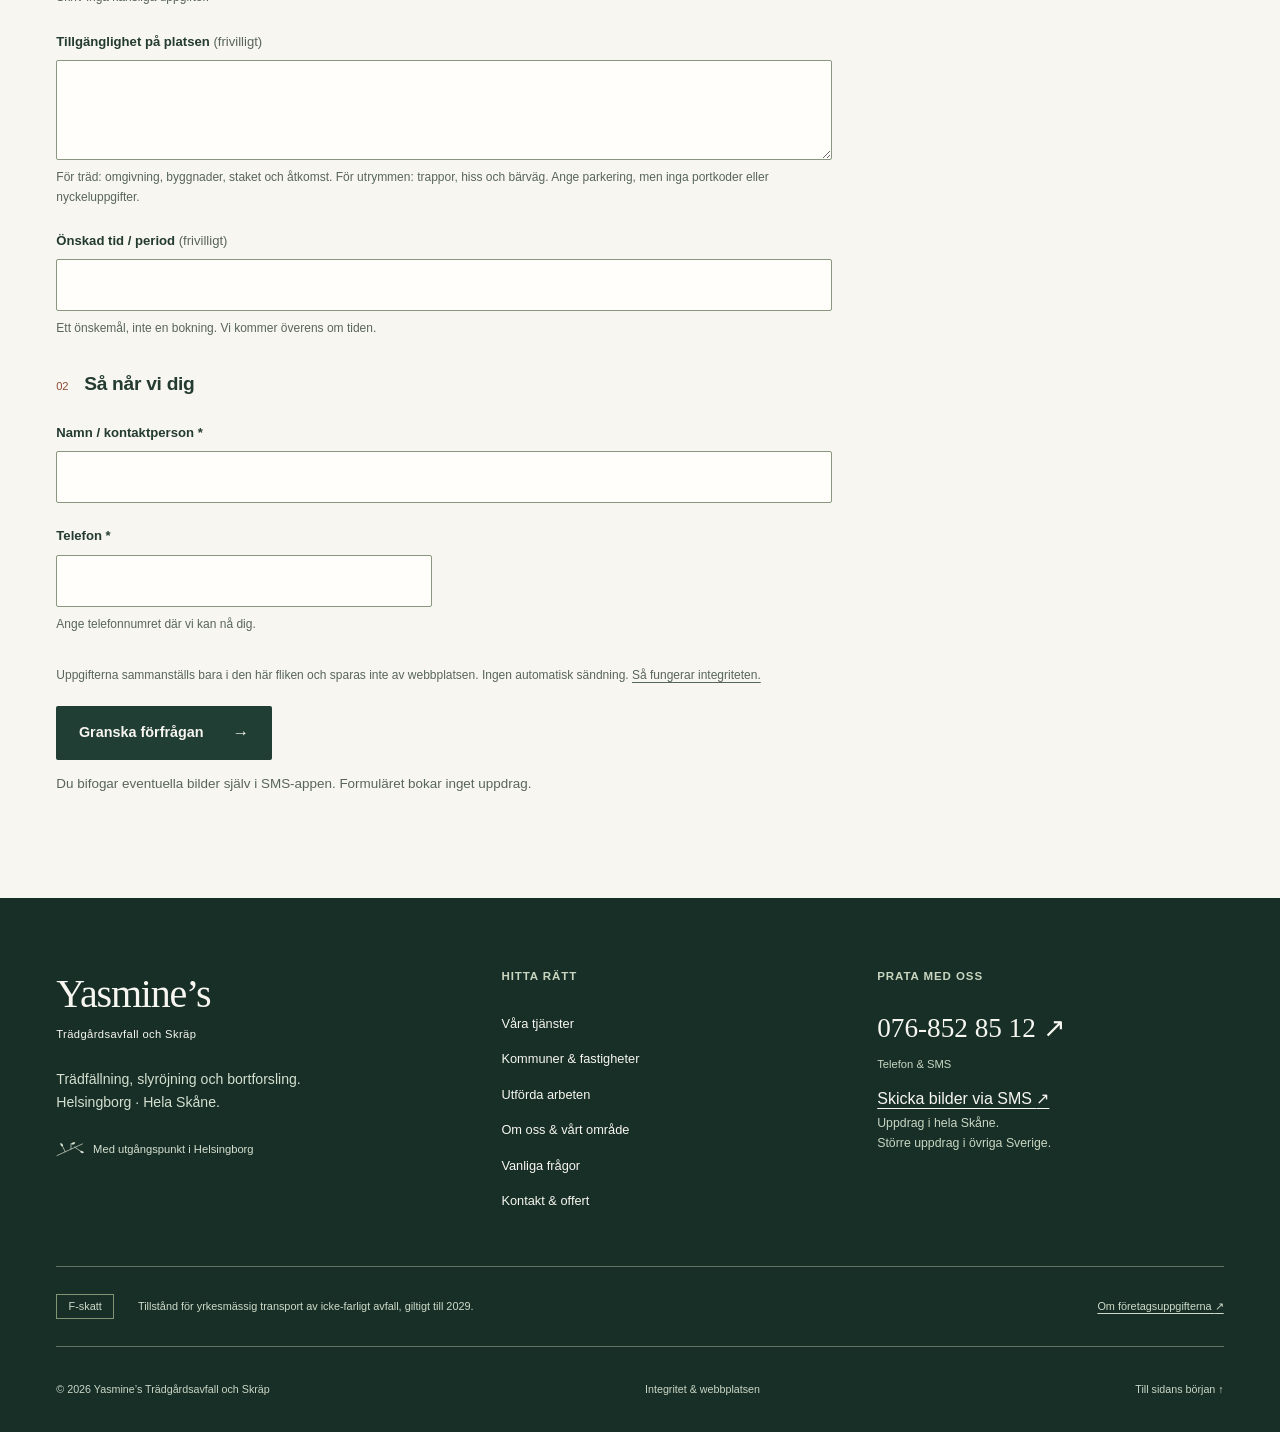
<file: kontakt.html>
<!doctype html>
<html lang="sv">
<head>
  <meta charset="utf-8">
  <meta name="viewport" content="width=device-width, initial-scale=1">
  <meta name="robots" content="index, follow">
  
  <link rel="canonical" href="https://www.yasmine.nu/kontakt.html">
  <meta property="og:url" content="https://www.yasmine.nu/kontakt.html">
  <meta name="referrer" content="strict-origin-when-cross-origin">
  <meta name="theme-color" content="#203e33">
  <title>Kontakt &amp; offert — ring eller skicka SMS | Yasmine’s</title>
  <meta name="description" content="Trädfällning, slyröjning, tömning eller bortforsling? Ring eller skicka SMS till 076-852 85 12. Beskriv uppdraget för en individuell offert.">
  <meta property="og:locale" content="sv_SE">
  <meta property="og:type" content="website">
  <meta property="og:site_name" content="Yasmine’s Trädgårdsavfall och Skräp">
  <meta property="og:title" content="Kontakt &amp; offert — ring eller skicka SMS | Yasmine’s">
  <meta property="og:description" content="Trädfällning, slyröjning, tömning eller bortforsling? Ring eller skicka SMS till 076-852 85 12. Beskriv uppdraget för en individuell offert.">
  <meta property="og:image" content="https://www.yasmine.nu/assets/media/IMG_7236.jpeg">
  <meta property="og:image:width" content="1536">
  <meta property="og:image:height" content="1024">
  <meta property="og:image:alt" content="Yasmine’s hela originalkollage med fruktträd före och efter åtgärden, med löv och ris kvar under arbetet.">
  <meta name="twitter:card" content="summary_large_image">
  <link rel="icon" type="image/png" sizes="64x64" href="assets/images/favicon.png">
  <link rel="apple-touch-icon" sizes="180x180" href="assets/images/apple-touch-icon.png">
  <link rel="stylesheet" href="assets/css/site.css">
  
  <script defer src="assets/js/core.js"></script>
  <script defer src="assets/js/app.js"></script>
  <script defer src="assets/js/inquiry.js"></script>
</head>
<body data-page="kontakt" class="">
  <a class="skip-link" href="#main">Hoppa till innehållet</a>
  <div class="utility-bar"><div class="container utility-inner"><span>Trädfällning · Slyröjning · Bortforsling · Hela Skåne</span><a href="tel:+46768528512">Telefon &amp; SMS <strong>076-852 85 12</strong><span aria-hidden="true"> ↗</span></a></div></div>
<header class="site-header" id="site-header">
  <div class="container header-inner">
    <a class="brand" href="index.html" aria-label="Yasmine’s — till startsidan">
      <span class="brand-symbol"><img src="assets/images/logo-symbol.jpg" width="180" height="172" alt="" decoding="async"></span>
      <span class="brand-type"><span class="brand-name">Yasmine’s</span><span class="brand-descriptor">Trädgårdsavfall &amp; Skräp</span></span>
    </a>
    <button class="menu-toggle" type="button" aria-controls="site-nav" aria-expanded="false"><span class="menu-label">Meny</span><span class="menu-lines" aria-hidden="true"></span></button>
    <nav class="site-nav" id="site-nav" aria-label="Huvudnavigation">
      <a href="tjanster.html">Tjänster</a>
      <a href="kommuner-fastigheter.html">Kommuner &amp; fastigheter</a>
      <a href="arbeten.html">Utförda arbeten</a>
      <a href="om-oss.html">Om oss</a>
      <a class="button button--green nav-cta" href="kontakt.html#forfragan" aria-current="page">Be om offert <span aria-hidden="true">↗</span></a>
      <a class="mobile-nav-phone" href="tel:+46768528512">Ring 076-852 85 12 <span aria-hidden="true">↗</span></a>
    </nav>
  </div>
</header>

  <main id="main" tabindex="-1">
    <section class="page-hero contact-hero"><div class="container"><nav class="breadcrumb" aria-label="Brödsmulor"><a href="index.html">Start</a><span aria-hidden="true">/</span><span aria-current="page">Kontakt &amp; offert</span></nav><div class="contact-hero-grid"><div><p class="eyebrow"><span class="branch" aria-hidden="true"></span> Kontakt &amp; offert</p><h1>Beskriv uppdraget.<br><em>Vi tar det vidare.</em></h1><p class="page-lead">Trädfällning, slyröjning, tömning eller bortforsling? Ring eller skicka ett SMS till 076-852 85 12. Bilder, ort och en kort beskrivning hjälper oss att bedöma hela uppdraget.</p></div><div class="direct-contact"><div><span class="contact-label">Telefon &amp; SMS</span><div class="contact-value-row"><a class="contact-phone" href="tel:+46768528512">076-852 85 12</a><button class="copy-button" type="button" data-copy-value="076-852 85 12" aria-label="Kopiera telefonnumret">Kopiera</button></div><a class="text-link small-text" href="sms:+46768528512">Öppna SMS-appen <span aria-hidden="true">↗</span></a></div><div><span class="contact-label">Bilder &amp; förfrågan</span><a class="text-link" href="sms:+46768528512">Skicka SMS till 076-852 85 12 <span aria-hidden="true">↗</span></a><p class="small-text">Bifoga bilder i SMS-appen och skriv vilken ort uppdraget gäller.</p></div></div></div></div></section>

<section class="section inquiry-section" id="forfragan" aria-labelledby="inquiry-title"><div class="container inquiry-layout"><div class="inquiry-main"><p class="eyebrow">Underlag för offert</p><h2 id="inquiry-title">Underlag för<br><em>din offert.</em></h2><p class="inquiry-intro">Du granskar texten först. Därefter öppnar du SMS till <strong>076-852 85 12</strong> eller kopierar texten. <strong>Du skickar själv SMS:et.</strong></p><ol class="form-progress" aria-label="Så fungerar förfrågan"><li data-progress="1" aria-current="step"><span>1</span> Beskriv</li><li data-progress="2"><span>2</span> Granska</li><li><span>3</span> Skicka själv</li></ol>
<noscript><div class="notice"><h3>Kontakta oss direkt</h3><p>Sammanställningen behöver JavaScript. Du kan i stället <a href="tel:+46768528512">ringa 076-852 85 12</a> eller <a href="sms:+46768528512">öppna SMS till 076-852 85 12</a>. Ange ort, vad som ska bort och ungefärlig mängd. Bifoga gärna bilder.</p></div></noscript>

<div id="inquiry-edit">
  <div id="form-errors" class="error-summary" role="alert" tabindex="-1" hidden><h3>Kontrollera de här uppgifterna</h3><ul></ul></div>
  <form id="inquiry-form" method="dialog" novalidate>
    <fieldset id="inquiry-fields" disabled><legend class="sr-only">Beskriv uppdraget och ange hur vi kan nå dig</legend>
      <div class="form-section"><h3><span class="form-section-number">01</span> Ditt uppdrag</h3><p class="small-text">Fält markerade med * behöver fyllas i.</p>
      <div class="form-grid">
        <div class="field"><label for="customer">Jag kontaktar er som *</label><select id="customer" name="customer" required aria-describedby="error-customer"><option value="">Välj kundtyp</option><option value="privat">Privatperson</option><option value="kommun">Kommunal beställare</option><option value="forvaltare">Förvaltare / fastighetsägare</option><option value="brf">Bostadsrättsförening</option><option value="foretag">Företag</option></select><p class="field-error" id="error-customer" hidden></p></div>
        <div class="field"><label for="service">Vad gäller uppdraget? *</label><select id="service" name="service" required aria-describedby="error-service"><option value="">Välj tjänst</option><option value="mindre-trad">Trädfällning med bortforsling</option><option value="slyrojning">Slyröjning &amp; större markområden</option><option value="tradgardsavfall">Ris, grenar &amp; trädgårdsavfall</option><option value="rojning">Tömning av förråd &amp; lokaler</option><option value="fastighet">Företag &amp; fastighet</option><option value="mobler">Möbler &amp; skrymmande avfall</option><option value="bostad">Bostad &amp; dödsbo</option><option value="osaker">Flera tjänster / jag är osäker</option></select><p class="field-error" id="error-service" hidden></p></div>
        <div class="field field--full" id="organisation-field" hidden><label for="organisation">Organisation / verksamhet <span>(frivilligt)</span></label><input id="organisation" name="organisation" type="text" autocomplete="organization" maxlength="120" aria-describedby="error-organisation"><p class="field-error" id="error-organisation" hidden></p></div>
        <div class="field"><label for="place">Ort / plats för uppdraget *</label><input id="place" name="place" type="text" autocomplete="address-level2" maxlength="80" required aria-describedby="place-help error-place"><p class="field-help" id="place-help">Ort räcker som första uppgift. Lägg till adress om det behövs.</p><p class="field-error" id="error-place" hidden></p></div>
        <div class="field"><label for="amount">Ungefärlig mängd <span>(frivilligt)</span></label><input id="amount" name="amount" type="text" maxlength="120" aria-describedby="amount-help error-amount"><p class="field-help" id="amount-help">Till exempel antal träd och höjd, mängd ris, 1 soffa eller ett förråd på 8 m².</p><p class="field-error" id="error-amount" hidden></p></div>
        <div class="field field--full"><label for="description">Beskriv vad som ska göras *</label><textarea id="description" name="description" rows="5" minlength="20" maxlength="1200" required aria-describedby="description-help error-description"></textarea><p class="field-help" id="description-help">Minst 20 tecken. Vad ska fällas, kapas, röjas eller köras bort — och vad ska sparas? För verksamheter: ange även särskilda beställningskrav. Skriv inga känsliga uppgifter.</p><p class="field-error" id="error-description" hidden></p></div>
        <div class="field field--full"><label for="access">Tillgänglighet på platsen <span>(frivilligt)</span></label><textarea id="access" name="access" rows="3" maxlength="280" aria-describedby="access-help error-access"></textarea><p class="field-help" id="access-help">För träd: omgivning, byggnader, staket och åtkomst. För utrymmen: trappor, hiss och bärväg. Ange parkering, men inga portkoder eller nyckeluppgifter.</p><p class="field-error" id="error-access" hidden></p></div>
        <div class="field field--full"><label for="timing">Önskad tid / period <span>(frivilligt)</span></label><input id="timing" name="timing" type="text" maxlength="100" aria-describedby="timing-help error-timing"><p class="field-help" id="timing-help">Ett önskemål, inte en bokning. Vi kommer överens om tiden.</p><p class="field-error" id="error-timing" hidden></p></div>
      </div></div>
      <div class="form-section"><h3><span class="form-section-number">02</span> Så når vi dig</h3><div class="form-grid">
        <div class="field field--full"><label for="name">Namn / kontaktperson *</label><input id="name" name="name" type="text" autocomplete="name" required maxlength="100" aria-describedby="error-name"><p class="field-error" id="error-name" hidden></p></div>
        <div class="field"><label for="phone">Telefon *</label><input id="phone" name="phone" type="tel" required autocomplete="tel" inputmode="tel" maxlength="32" aria-describedby="contact-help error-phone"><p class="field-error" id="error-phone" hidden></p></div>
      </div><p class="field-help" id="contact-help">Ange telefonnumret där vi kan nå dig.</p></div>
    </fieldset>
    <p class="form-privacy">Uppgifterna sammanställs bara i den här fliken och sparas inte av webbplatsen. Ingen automatisk sändning. <a href="integritet.html">Så fungerar integriteten.</a></p>
    <button class="button button--green form-prepare" type="submit" id="prepare-inquiry" disabled>Granska förfrågan <span aria-hidden="true">→</span></button>
    <p class="small-text">Du bifogar eventuella bilder själv i SMS-appen. Formuläret bokar inget uppdrag.</p>
  </form>
</div>

<section id="inquiry-review" class="inquiry-review" aria-labelledby="review-title" tabindex="-1" hidden>
  <p class="review-state"><span aria-hidden="true">—</span> Inget har skickats</p><h2 id="review-title">Din förfrågan<br><em>är sammanställd.</em></h2><p>Kontrollera texten. Öppna sedan SMS till 076-852 85 12 eller kopiera förfrågan och skicka den själv.</p><p class="review-recipient">SMS till: <a href="sms:+46768528512">076-852 85 12</a></p><label for="inquiry-text">Din sammanställda förfrågan</label><textarea id="inquiry-text" rows="17" readonly spellcheck="false"></textarea><p class="notice notice--compact"><strong>Bilder bifogas inte automatiskt.</strong> Lägg till dem själv i SMS-appen innan du skickar.</p><p id="mailto-length-note" class="field-help" hidden>Texten är för lång för en tillförlitlig SMS-länk. Kopiera förfrågan och klistra in den i ett eller flera SMS i stället.</p><div class="review-actions"><a class="button button--green" id="draft-link">Öppna SMS med förfrågan <span aria-hidden="true">↗</span></a><button class="button button--outline" type="button" id="copy-inquiry">Kopiera förfrågan <span aria-hidden="true">⧉</span></button></div><p id="draft-status" class="draft-status" role="status" hidden></p><p class="small-text">Om SMS-appen inte öppnas: kopiera texten och skicka själv till 076-852 85 12. Ingen leverans kan bekräftas av webbplatsen.</p><button type="button" class="text-button" id="edit-inquiry"><span aria-hidden="true">←</span> Ändra uppgifterna</button>
</section>
</div>

<aside class="inquiry-sidebar"><div class="sidebar-block"><span class="branch" aria-hidden="true"></span><h3>Bilder hjälper oss<br><em>att se uppdraget.</em></h3><ol class="photo-tips"><li>Visa hela trädet, materialet eller utrymmet — inte bara en detalj.</li><li>Fotografera omgivningen vid träd, och bärvägen eller åtkomsten vid hämtning.</li><li>Bifoga bilderna själv i SMS när du skickar.</li></ol><p class="small-text">Inga bilder laddas upp via den här webbplatsen.</p></div><div class="sidebar-block"><h3>Offert efter helhetsbedömning</h3><p>Trädfällning, kapning, bärning, sortering och bortforsling i den omfattning som ingår i offerten.</p><p class="small-text">Inte stora riskfällningar, stubbfräsning eller städning. Inget farligt avfall eller bygg- och rivningsavfall.</p><a class="text-link small-text" href="tjanster.html#avgransningar">Läs avgränsningarna <span aria-hidden="true">→</span></a></div><div class="sidebar-block"><h3>Större uppdrag?</h3><p>Det finns möjlighet till kostnadsfri besiktning vid större arbeten. Berätta vad det gäller så tar vi det vidare.</p><a class="text-link" href="tel:+46768528512">Ring 076-852 85 12 <span aria-hidden="true">↗</span></a></div></aside>
</div></section>

  </main>
  <footer class="site-footer">
  <div class="container">
    <div class="footer-main">
      <div class="footer-brand"><a class="footer-name" href="index.html">Yasmine’s<span class="footer-descriptor">Trädgårdsavfall och Skräp</span></a><p>Trädfällning, slyröjning och bortforsling.<br>Helsingborg · Hela Skåne.</p><span class="footer-place"><span class="branch" aria-hidden="true"></span> Med utgångspunkt i Helsingborg</span></div>
      <nav class="footer-nav" aria-label="Genvägar i sidfoten"><h2>Hitta rätt</h2><a href="tjanster.html">Våra tjänster</a><a href="kommuner-fastigheter.html">Kommuner &amp; fastigheter</a><a href="arbeten.html">Utförda arbeten</a><a href="om-oss.html">Om oss &amp; vårt område</a><a href="om-oss.html#vanliga-fragor">Vanliga frågor</a><a href="kontakt.html">Kontakt &amp; offert</a></nav>
      <div class="footer-contact"><h2>Prata med oss</h2><a class="footer-phone" href="tel:+46768528512">076-852 85 12 <span aria-hidden="true">↗</span></a><span class="footer-small">Telefon &amp; SMS</span><a class="footer-sms" href="sms:+46768528512">Skicka bilder via SMS <span aria-hidden="true">↗</span></a><p>Uppdrag i hela Skåne.<br>Större uppdrag i övriga Sverige.</p></div>
    </div>
    <div class="footer-facts"><span>F-skatt</span><span>Tillstånd för yrkesmässig transport av icke-farligt avfall, giltigt till 2029.</span><a href="om-oss.html#foretagsuppgifter">Om företagsuppgifterna <span aria-hidden="true">↗</span></a></div>
    <div class="footer-bottom"><span>© 2026 Yasmine’s Trädgårdsavfall och Skräp</span><a href="integritet.html">Integritet &amp; webbplatsen</a><a href="#main">Till sidans början <span aria-hidden="true">↑</span></a></div>
  </div>
</footer>

  <div id="site-status" class="sr-only" role="status" aria-live="polite" aria-atomic="true"></div>
  <dialog id="copy-dialog" class="copy-dialog" aria-labelledby="copy-dialog-title">
    <div class="dialog-top"><h2 id="copy-dialog-title">Kopiera manuellt</h2><button type="button" class="icon-button" data-close-copy aria-label="Stäng kopieringsrutan"><span aria-hidden="true">×</span></button></div>
    <p>Automatisk kopiering är inte tillgänglig. Markera texten och kopiera med Ctrl+C, ⌘C eller mobilens kopieringsmeny.</p>
    <label for="manual-copy">Text att kopiera</label>
    <textarea id="manual-copy" rows="5" readonly spellcheck="false"></textarea>
    <button type="button" class="button button--green" data-close-copy>Stäng</button>
  </dialog>
</body>
</html>
</file>
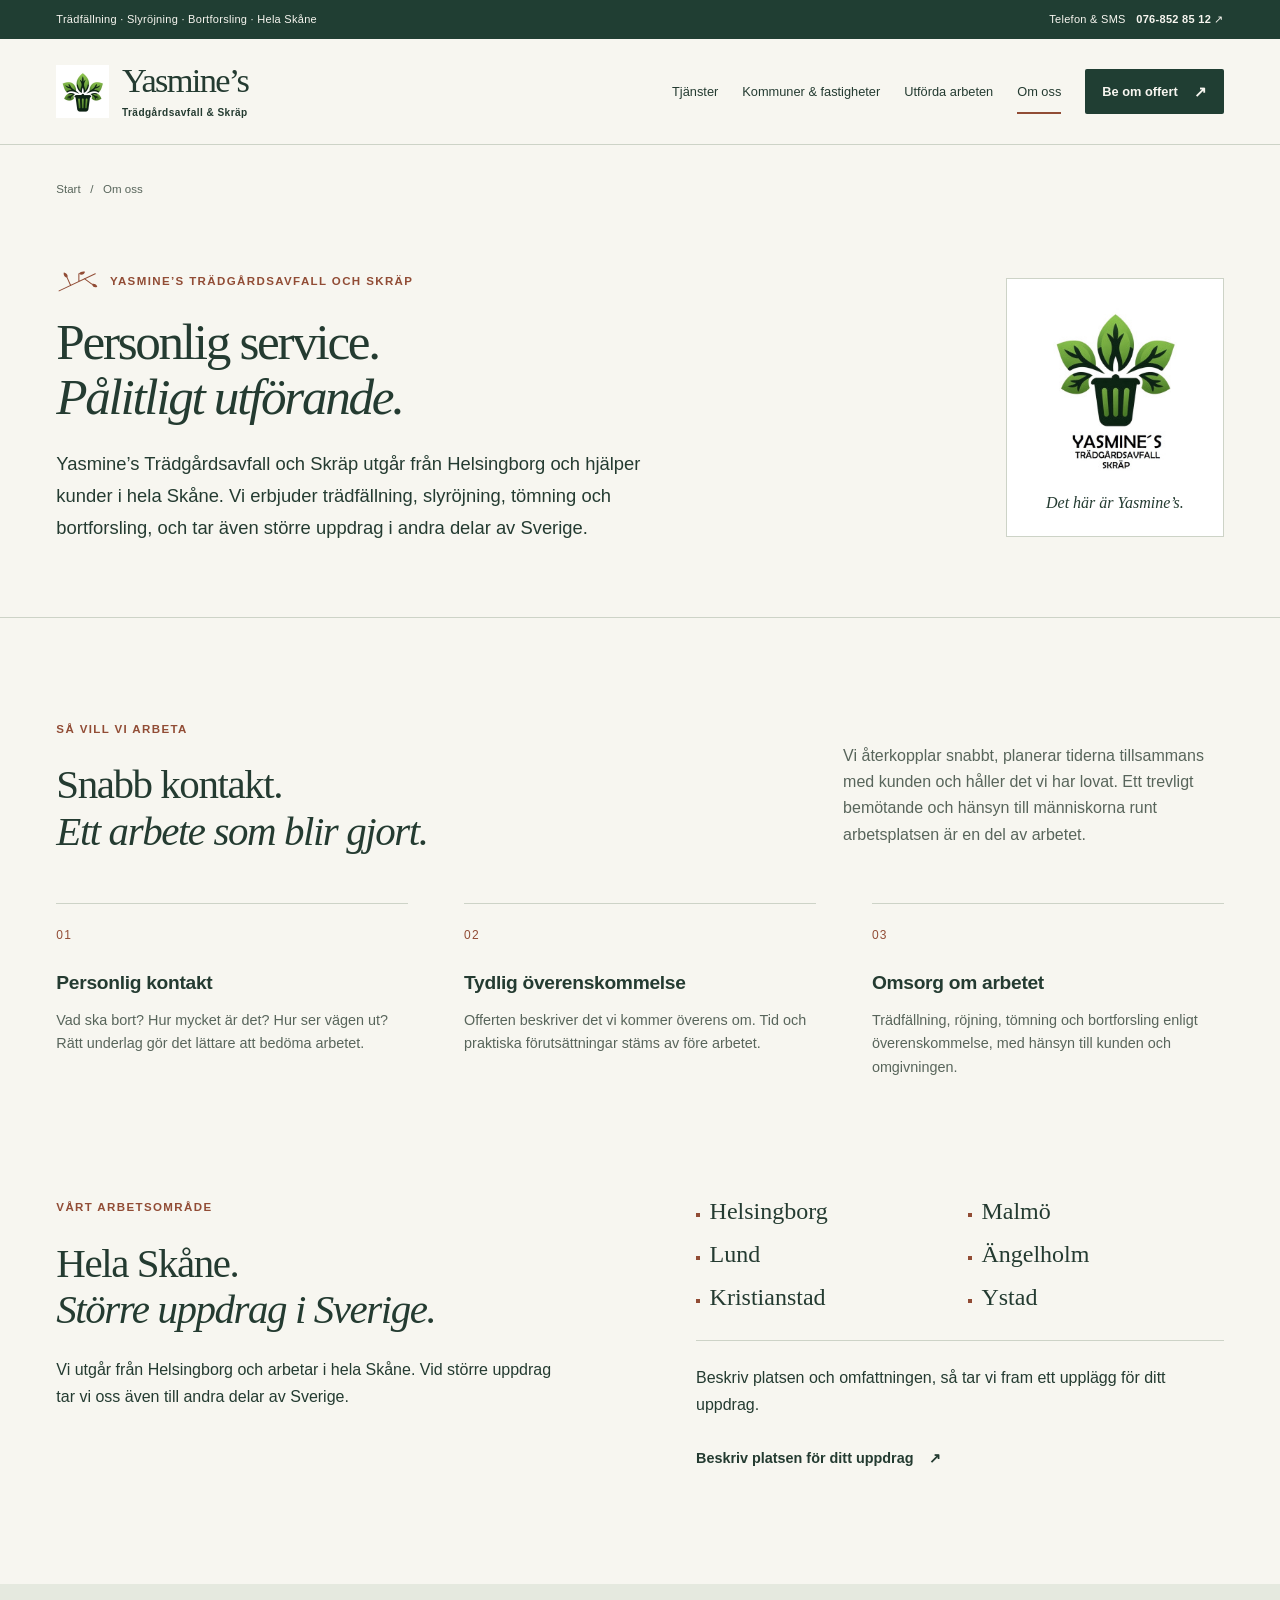
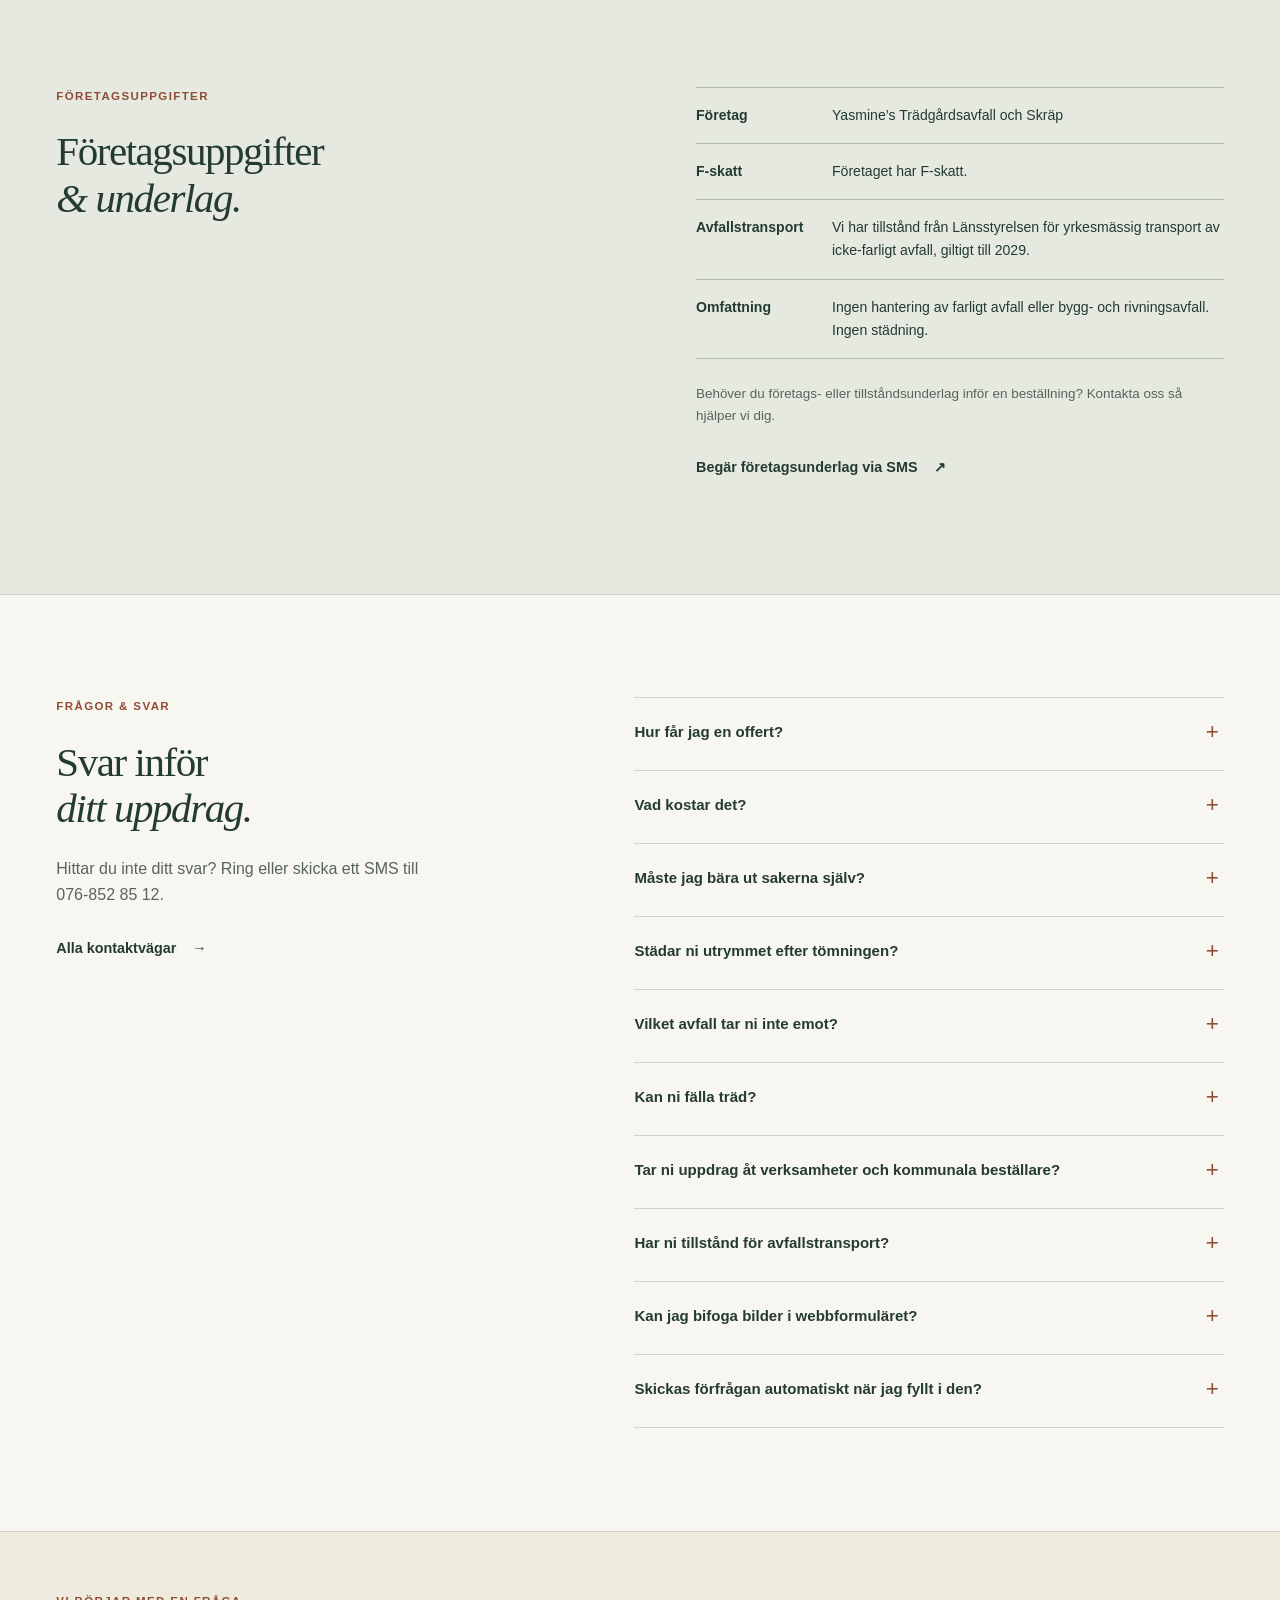
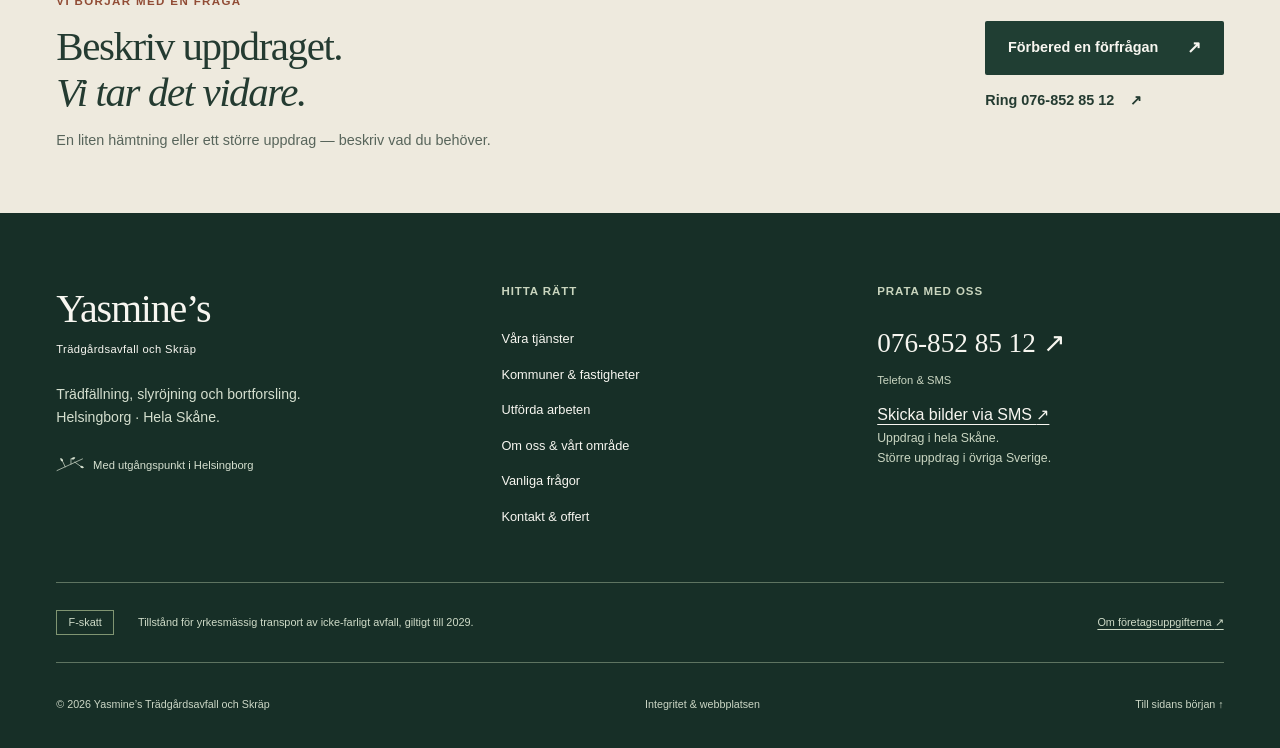
<file: om-oss.html>
<!doctype html>
<html lang="sv">
<head>
  <meta charset="utf-8">
  <meta name="viewport" content="width=device-width, initial-scale=1">
  <meta name="robots" content="index, follow">
  
  <link rel="canonical" href="https://www.yasmine.nu/om-oss.html">
  <meta property="og:url" content="https://www.yasmine.nu/om-oss.html">
  <meta name="referrer" content="strict-origin-when-cross-origin">
  <meta name="theme-color" content="#203e33">
  <title>Om Yasmine’s — Helsingborg, hela Skåne &amp; större uppdrag i Sverige</title>
  <meta name="description" content="Personlig service, snabb återkoppling och tydliga överenskommelser. Trädfällning, slyröjning och bortforsling med Helsingborg som bas.">
  <meta property="og:locale" content="sv_SE">
  <meta property="og:type" content="website">
  <meta property="og:site_name" content="Yasmine’s Trädgårdsavfall och Skräp">
  <meta property="og:title" content="Om Yasmine’s — Helsingborg, hela Skåne &amp; större uppdrag i Sverige">
  <meta property="og:description" content="Personlig service, snabb återkoppling och tydliga överenskommelser. Trädfällning, slyröjning och bortforsling med Helsingborg som bas.">
  <meta property="og:image" content="https://www.yasmine.nu/assets/media/IMG_7236.jpeg">
  <meta property="og:image:width" content="1536">
  <meta property="og:image:height" content="1024">
  <meta property="og:image:alt" content="Yasmine’s hela originalkollage med fruktträd före och efter åtgärden, med löv och ris kvar under arbetet.">
  <meta name="twitter:card" content="summary_large_image">
  <link rel="icon" type="image/png" sizes="64x64" href="assets/images/favicon.png">
  <link rel="apple-touch-icon" sizes="180x180" href="assets/images/apple-touch-icon.png">
  <link rel="stylesheet" href="assets/css/site.css">
  
  <script defer src="assets/js/core.js"></script>
  <script defer src="assets/js/app.js"></script>
  
</head>
<body data-page="om-oss" class="">
  <a class="skip-link" href="#main">Hoppa till innehållet</a>
  <div class="utility-bar"><div class="container utility-inner"><span>Trädfällning · Slyröjning · Bortforsling · Hela Skåne</span><a href="tel:+46768528512">Telefon &amp; SMS <strong>076-852 85 12</strong><span aria-hidden="true"> ↗</span></a></div></div>
<header class="site-header" id="site-header">
  <div class="container header-inner">
    <a class="brand" href="index.html" aria-label="Yasmine’s — till startsidan">
      <span class="brand-symbol"><img src="assets/images/logo-symbol.jpg" width="180" height="172" alt="" decoding="async"></span>
      <span class="brand-type"><span class="brand-name">Yasmine’s</span><span class="brand-descriptor">Trädgårdsavfall &amp; Skräp</span></span>
    </a>
    <button class="menu-toggle" type="button" aria-controls="site-nav" aria-expanded="false"><span class="menu-label">Meny</span><span class="menu-lines" aria-hidden="true"></span></button>
    <nav class="site-nav" id="site-nav" aria-label="Huvudnavigation">
      <a href="tjanster.html">Tjänster</a>
      <a href="kommuner-fastigheter.html">Kommuner &amp; fastigheter</a>
      <a href="arbeten.html">Utförda arbeten</a>
      <a href="om-oss.html" aria-current="page">Om oss</a>
      <a class="button button--green nav-cta" href="kontakt.html#forfragan">Be om offert <span aria-hidden="true">↗</span></a>
      <a class="mobile-nav-phone" href="tel:+46768528512">Ring 076-852 85 12 <span aria-hidden="true">↗</span></a>
    </nav>
  </div>
</header>

  <main id="main" tabindex="-1">
    <section class="page-hero about-hero"><div class="container"><nav class="breadcrumb" aria-label="Brödsmulor"><a href="index.html">Start</a><span aria-hidden="true">/</span><span aria-current="page">Om oss</span></nav><div class="about-hero-grid"><div><p class="eyebrow"><span class="branch" aria-hidden="true"></span> Yasmine’s Trädgårdsavfall och Skräp</p><h1>Personlig service.<br><em>Pålitligt utförande.</em></h1><p class="page-lead">Yasmine’s Trädgårdsavfall och Skräp utgår från Helsingborg och hjälper kunder i hela Skåne. Vi erbjuder trädfällning, slyröjning, tömning och bortforsling, och tar även större uppdrag i andra delar av Sverige.</p></div><figure class="brand-panel"><img src="assets/images/logo-komplett.jpg" width="240" height="251" alt="Yasmine’s ursprungliga logotyp med gröna löv, avfallssymbol och företagets namn." decoding="async"><figcaption>Det här är Yasmine’s.</figcaption></figure></div></div></section>

<section class="section about-principles" aria-labelledby="principles-title"><div class="container"><div class="section-heading split-heading"><div><p class="eyebrow">Så vill vi arbeta</p><h2 id="principles-title">Snabb kontakt.<br><em>Ett arbete som blir gjort.</em></h2></div><p>Vi återkopplar snabbt, planerar tiderna tillsammans med kunden och håller det vi har lovat. Ett trevligt bemötande och hänsyn till människorna runt arbetsplatsen är en del av arbetet.</p></div><div class="principles-grid"><div><span class="section-number">01</span><h3>Personlig kontakt</h3><p>Vad ska bort? Hur mycket är det? Hur ser vägen ut? Rätt underlag gör det lättare att bedöma arbetet.</p></div><div><span class="section-number">02</span><h3>Tydlig överenskommelse</h3><p>Offerten beskriver det vi kommer överens om. Tid och praktiska förutsättningar stäms av före arbetet.</p></div><div><span class="section-number">03</span><h3>Omsorg om arbetet</h3><p>Trädfällning, röjning, tömning och bortforsling enligt överenskommelse, med hänsyn till kunden och omgivningen.</p></div></div></div></section>

<section class="section area-section" id="arbetsomrade" aria-labelledby="area-title"><div class="container area-grid"><div><p class="eyebrow">Vårt arbetsområde</p><h2 id="area-title">Hela Skåne.<br><em>Större uppdrag i Sverige.</em></h2><p>Vi utgår från Helsingborg och arbetar i hela Skåne. Vid större uppdrag tar vi oss även till andra delar av Sverige.</p></div><div><ul class="area-list area-list--large" aria-label="Orter i vårt lokala område"><li>Helsingborg</li><li>Malmö</li><li>Lund</li><li>Ängelholm</li><li>Kristianstad</li><li>Ystad</li></ul><p>Beskriv platsen och omfattningen, så tar vi fram ett upplägg för ditt uppdrag.</p><a class="text-link" href="kontakt.html#forfragan">Beskriv platsen för ditt uppdrag <span aria-hidden="true">↗</span></a></div></div></section>

<section class="section company-section" id="foretagsuppgifter" aria-labelledby="company-title"><div class="container company-grid"><div><p class="eyebrow">Företagsuppgifter</p><h2 id="company-title">Företagsuppgifter<br><em>&amp; underlag.</em></h2></div><div><dl class="company-facts"><div><dt>Företag</dt><dd>Yasmine’s Trädgårdsavfall och Skräp</dd></div><div><dt>F-skatt</dt><dd>Företaget har F-skatt.</dd></div><div><dt>Avfallstransport</dt><dd>Vi har tillstånd från Länsstyrelsen för yrkesmässig transport av icke-farligt avfall, giltigt till 2029.</dd></div><div><dt>Omfattning</dt><dd>Ingen hantering av farligt avfall eller bygg- och rivningsavfall. Ingen städning.</dd></div></dl><p class="small-text">Behöver du företags- eller tillståndsunderlag inför en beställning? Kontakta oss så hjälper vi dig.</p><a class="text-link" href="sms:+46768528512?body=Hej%21%20Jag%20vill%20g%C3%A4rna%20beg%C3%A4ra%20f%C3%B6retagsunderlag.">Begär företagsunderlag via SMS <span aria-hidden="true">↗</span></a></div></div></section>

<section class="section faq-section" id="vanliga-fragor" aria-labelledby="faq-title"><div class="container faq-layout"><div><p class="eyebrow">Frågor &amp; svar</p><h2 id="faq-title">Svar inför<br><em>ditt uppdrag.</em></h2><p>Hittar du inte ditt svar? Ring eller skicka ett SMS till 076-852 85 12.</p><a class="text-link" href="kontakt.html">Alla kontaktvägar <span aria-hidden="true">→</span></a></div><div class="faq-list">
<details><summary>Hur får jag en offert?</summary><div class="faq-answer"><p>Skicka bilder, ort och en beskrivning av vad som ska bort. Ange ungefärlig mängd och hur platsen nås. Du kan <a href="kontakt.html#forfragan">förbereda en förfrågan här</a> och sedan själv skicka den i din SMS-app.</p></div></details>
<details><summary>Vad kostar det?</summary><div class="faq-answer"><p>Priset beror på uppdragets omfattning, mängd och förutsättningar. Vi lämnar offert efter underlag. För större arbeten finns möjlighet till kostnadsfri besiktning. Inget arbete bokas genom webbformuläret.</p></div></details>
<details><summary>Måste jag bära ut sakerna själv?</summary><div class="faq-answer"><p>Vi hjälper till med bärning enligt offerten. Berätta var sakerna finns, om det finns trappor eller hiss och hur lång bärvägen är så att det kan ingå i bedömningen.</p></div></details>
<details><summary>Städar ni utrymmet efter tömningen?</summary><div class="faq-answer"><p>Nej. Vi utför bärning, sortering och bortforsling enligt överenskommen offert, inte städning, flyttstädning eller sanering. Eventuell städning behöver ordnas separat.</p></div></details>
<details><summary>Vilket avfall tar ni inte emot?</summary><div class="faq-answer"><p>Vi hanterar inte farligt avfall eller bygg- och rivningsavfall. Exempel är kemikalier, färg, oljor, asbest och tryckimpregnerat trä. Beskriv materialet om du är osäker, innan hämtning bokas.</p></div></details>
<details><summary>Kan ni fälla träd?</summary><div class="faq-answer"><p>Vi hjälper till med trädfällning, kapning och bortforsling efter bedömning av trädets läge och omgivning. Vi erbjuder också slyröjning och röjning av större markområden. Skicka bilder som visar hela trädet och omgivningen, och ange ungefärlig höjd. Vi erbjuder inte avancerad riskfällning av stora träd, klättrande arboristarbete eller stubbfräsning. <a href="tjanster.html#mindre-trad">Läs om trädfällning och slyröjning.</a></p></div></details>
<details><summary>Tar ni uppdrag åt verksamheter och kommunala beställare?</summary><div class="faq-answer"><p>Ni är välkomna att beskriva ett uppdrag för bedömning och offert. På sidan <a href="kommuner-fastigheter.html">Kommuner &amp; fastigheter</a> finns stöd för underlaget. Särskilda beställningskrav och villkor behöver stämmas av innan ett uppdrag bokas.</p></div></details>
<details><summary>Har ni tillstånd för avfallstransport?</summary><div class="faq-answer"><p>Vi har tillstånd från Länsstyrelsen för yrkesmässig transport av icke-farligt avfall, giltigt till 2029, och har F-skatt. Fråga efter underlaget om du behöver det inför en beställning.</p></div></details>
<details><summary>Kan jag bifoga bilder i webbformuläret?</summary><div class="faq-answer"><p>Nej. Formuläret sammanställer texten lokalt. Du bifogar själv bilder när du skickar meddelandet i din SMS-app. Inga bilder laddas upp från webbplatsen.</p></div></details>
<details><summary>Skickas förfrågan automatiskt när jag fyllt i den?</summary><div class="faq-answer"><p>Nej. Först granskar du sammanställningen. Sedan öppnar du ett SMS till 076-852 85 12 eller kopierar texten. Du skickar själv. Webbplatsen visar därför aldrig att en offertförfrågan har levererats.</p></div></details>
</div></div></section>

<section class="contact-band"><div class="container contact-band-inner"><div><p class="eyebrow">Vi börjar med en fråga</p><h2>Beskriv uppdraget.<br><em>Vi tar det vidare.</em></h2><p>En liten hämtning eller ett större uppdrag — beskriv vad du behöver.</p></div><div class="contact-band-actions"><a class="button button--green" href="kontakt.html#forfragan">Förbered en förfrågan <span aria-hidden="true">↗</span></a><a class="text-link" href="tel:+46768528512">Ring 076-852 85 12 <span aria-hidden="true">↗</span></a></div></div></section>

  </main>
  <footer class="site-footer">
  <div class="container">
    <div class="footer-main">
      <div class="footer-brand"><a class="footer-name" href="index.html">Yasmine’s<span class="footer-descriptor">Trädgårdsavfall och Skräp</span></a><p>Trädfällning, slyröjning och bortforsling.<br>Helsingborg · Hela Skåne.</p><span class="footer-place"><span class="branch" aria-hidden="true"></span> Med utgångspunkt i Helsingborg</span></div>
      <nav class="footer-nav" aria-label="Genvägar i sidfoten"><h2>Hitta rätt</h2><a href="tjanster.html">Våra tjänster</a><a href="kommuner-fastigheter.html">Kommuner &amp; fastigheter</a><a href="arbeten.html">Utförda arbeten</a><a href="om-oss.html">Om oss &amp; vårt område</a><a href="om-oss.html#vanliga-fragor">Vanliga frågor</a><a href="kontakt.html">Kontakt &amp; offert</a></nav>
      <div class="footer-contact"><h2>Prata med oss</h2><a class="footer-phone" href="tel:+46768528512">076-852 85 12 <span aria-hidden="true">↗</span></a><span class="footer-small">Telefon &amp; SMS</span><a class="footer-sms" href="sms:+46768528512">Skicka bilder via SMS <span aria-hidden="true">↗</span></a><p>Uppdrag i hela Skåne.<br>Större uppdrag i övriga Sverige.</p></div>
    </div>
    <div class="footer-facts"><span>F-skatt</span><span>Tillstånd för yrkesmässig transport av icke-farligt avfall, giltigt till 2029.</span><a href="om-oss.html#foretagsuppgifter">Om företagsuppgifterna <span aria-hidden="true">↗</span></a></div>
    <div class="footer-bottom"><span>© 2026 Yasmine’s Trädgårdsavfall och Skräp</span><a href="integritet.html">Integritet &amp; webbplatsen</a><a href="#main">Till sidans början <span aria-hidden="true">↑</span></a></div>
  </div>
</footer>

  <div id="site-status" class="sr-only" role="status" aria-live="polite" aria-atomic="true"></div>
  <dialog id="copy-dialog" class="copy-dialog" aria-labelledby="copy-dialog-title">
    <div class="dialog-top"><h2 id="copy-dialog-title">Kopiera manuellt</h2><button type="button" class="icon-button" data-close-copy aria-label="Stäng kopieringsrutan"><span aria-hidden="true">×</span></button></div>
    <p>Automatisk kopiering är inte tillgänglig. Markera texten och kopiera med Ctrl+C, ⌘C eller mobilens kopieringsmeny.</p>
    <label for="manual-copy">Text att kopiera</label>
    <textarea id="manual-copy" rows="5" readonly spellcheck="false"></textarea>
    <button type="button" class="button button--green" data-close-copy>Stäng</button>
  </dialog>
</body>
</html>
</file>
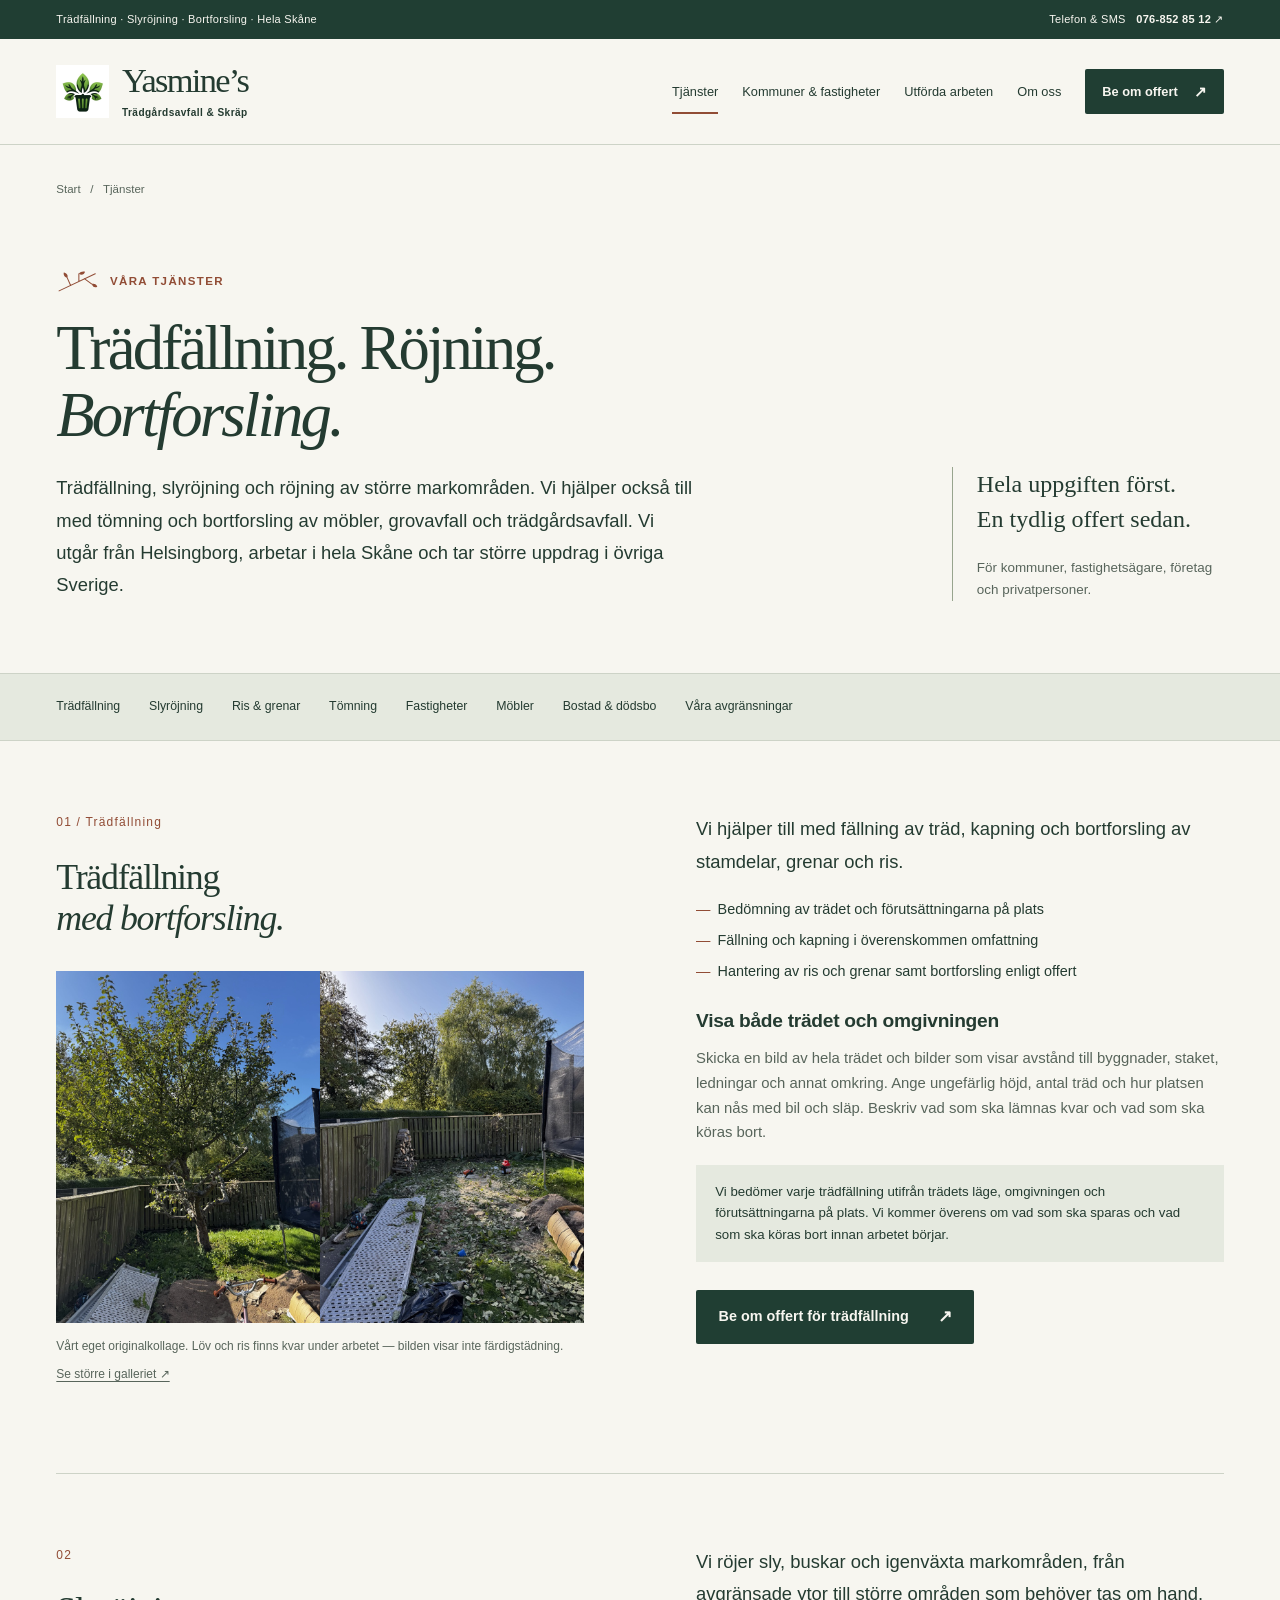
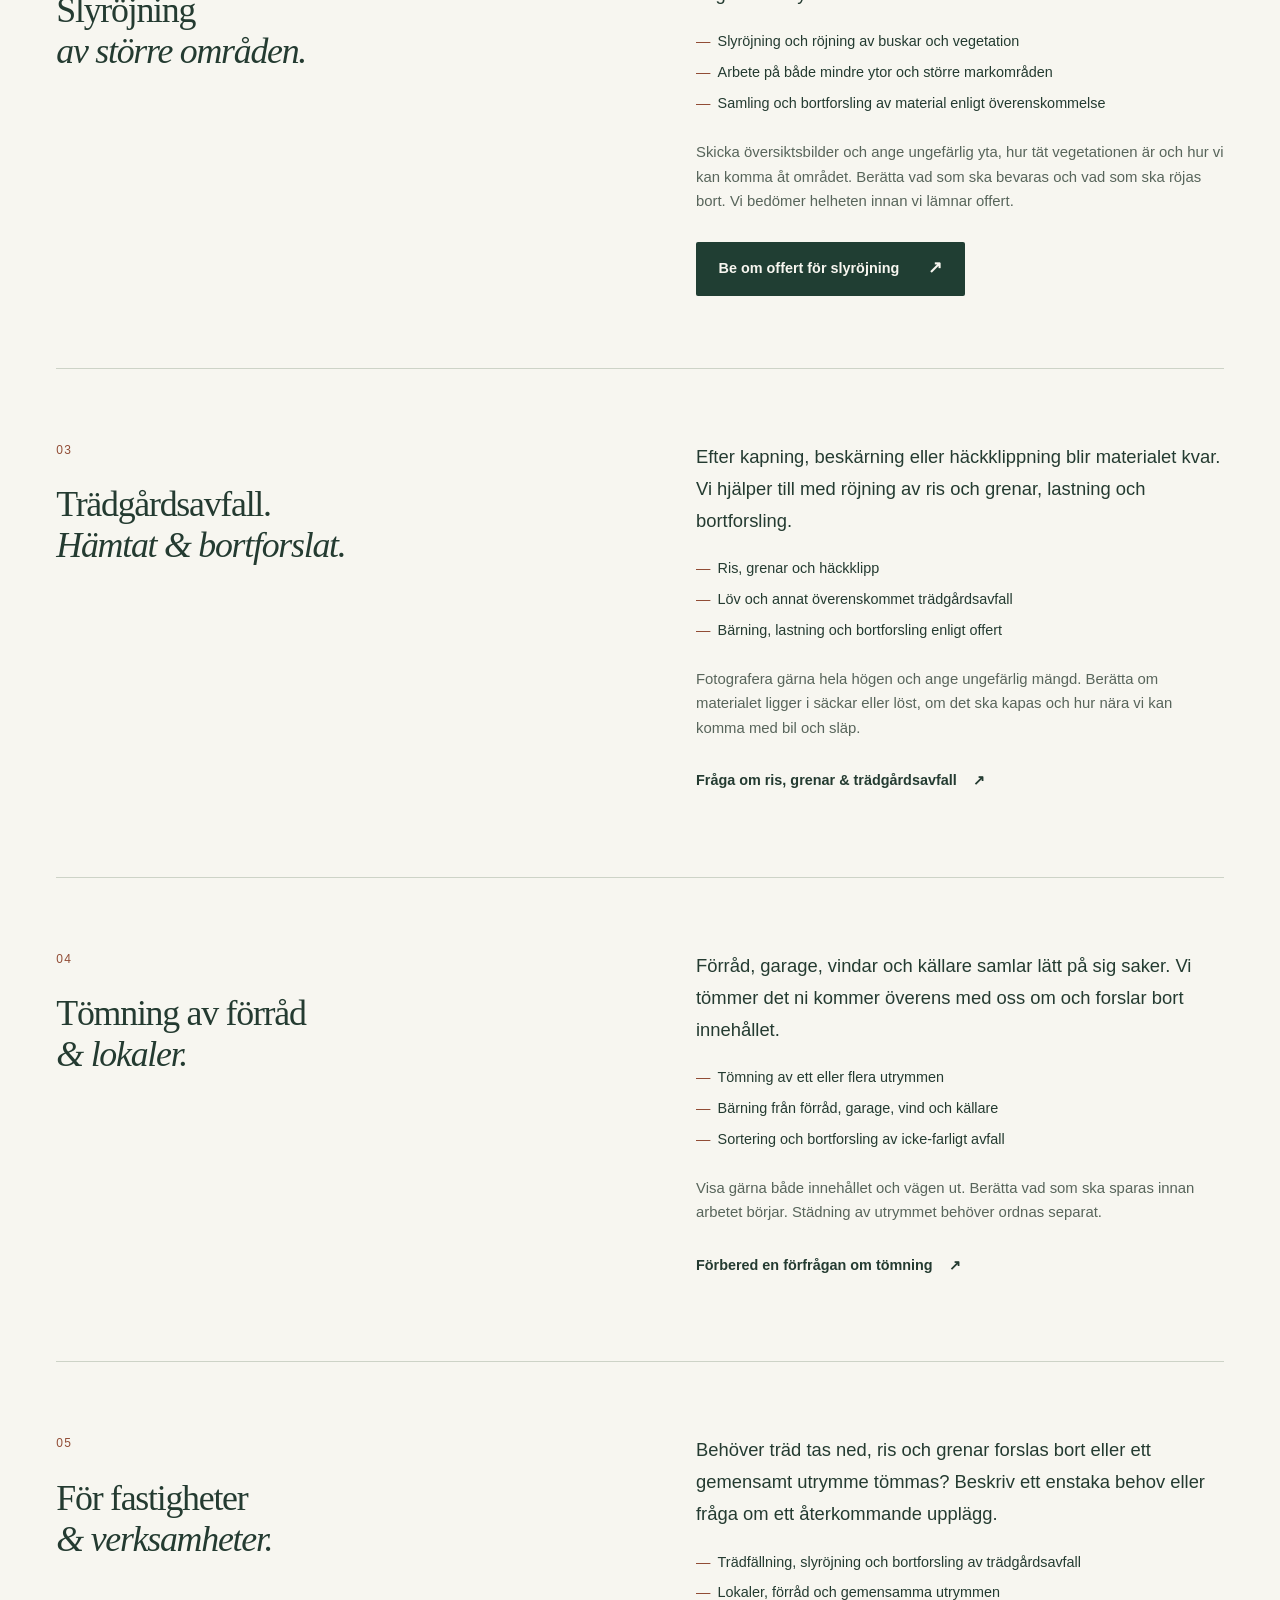
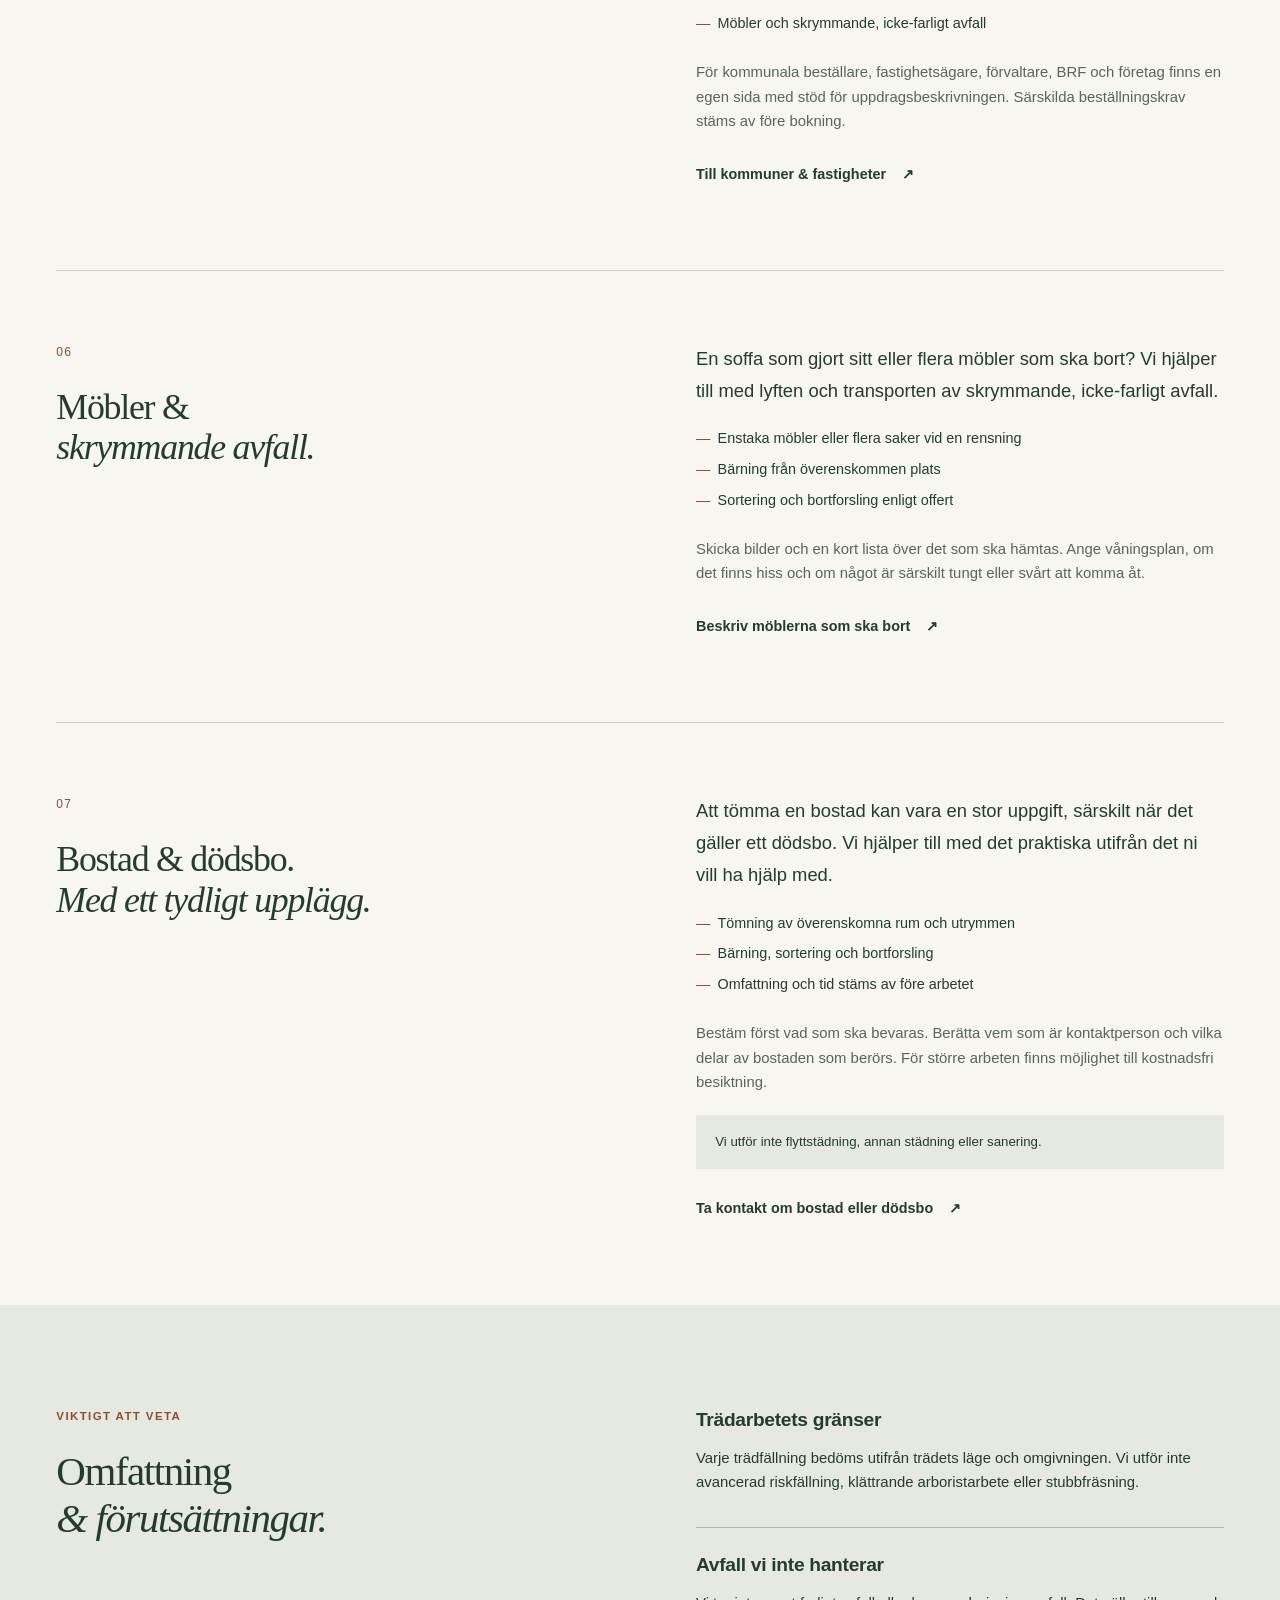
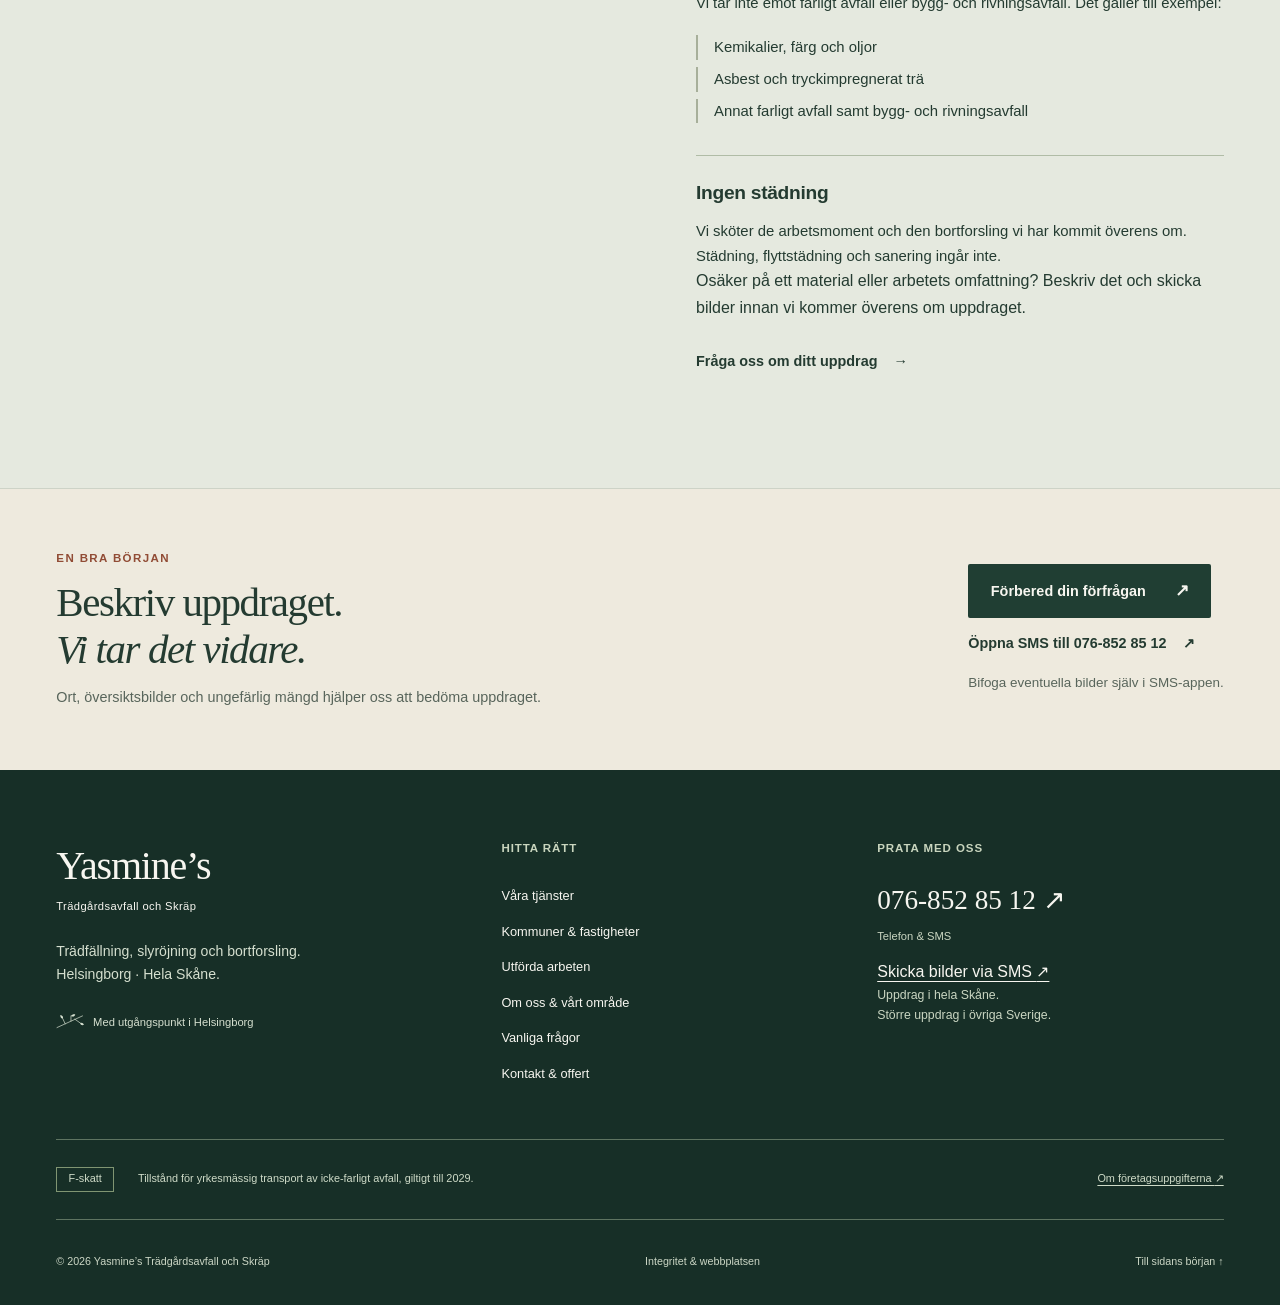
<file: tjanster.html>
<!doctype html>
<html lang="sv">
<head>
  <meta charset="utf-8">
  <meta name="viewport" content="width=device-width, initial-scale=1">
  <meta name="robots" content="index, follow">
  
  <link rel="canonical" href="https://www.yasmine.nu/tjanster.html">
  <meta property="og:url" content="https://www.yasmine.nu/tjanster.html">
  <meta name="referrer" content="strict-origin-when-cross-origin">
  <meta name="theme-color" content="#203e33">
  <title>Trädfällning, röjning &amp; bortforsling | Yasmine’s</title>
  <meta name="description" content="Trädfällning med bortforsling, slyröjning och större markområden. Även möbler, grovavfall och tömning. Individuell offert efter helhetsbedömning.">
  <meta property="og:locale" content="sv_SE">
  <meta property="og:type" content="website">
  <meta property="og:site_name" content="Yasmine’s Trädgårdsavfall och Skräp">
  <meta property="og:title" content="Trädfällning, röjning &amp; bortforsling | Yasmine’s">
  <meta property="og:description" content="Trädfällning med bortforsling, slyröjning och större markområden. Även möbler, grovavfall och tömning. Individuell offert efter helhetsbedömning.">
  <meta property="og:image" content="https://www.yasmine.nu/assets/media/IMG_7236.jpeg">
  <meta property="og:image:width" content="1536">
  <meta property="og:image:height" content="1024">
  <meta property="og:image:alt" content="Yasmine’s hela originalkollage med fruktträd före och efter åtgärden, med löv och ris kvar under arbetet.">
  <meta name="twitter:card" content="summary_large_image">
  <link rel="icon" type="image/png" sizes="64x64" href="assets/images/favicon.png">
  <link rel="apple-touch-icon" sizes="180x180" href="assets/images/apple-touch-icon.png">
  <link rel="stylesheet" href="assets/css/site.css">
  
  <script defer src="assets/js/core.js"></script>
  <script defer src="assets/js/app.js"></script>
  
</head>
<body data-page="tjanster" class="">
  <a class="skip-link" href="#main">Hoppa till innehållet</a>
  <div class="utility-bar"><div class="container utility-inner"><span>Trädfällning · Slyröjning · Bortforsling · Hela Skåne</span><a href="tel:+46768528512">Telefon &amp; SMS <strong>076-852 85 12</strong><span aria-hidden="true"> ↗</span></a></div></div>
<header class="site-header" id="site-header">
  <div class="container header-inner">
    <a class="brand" href="index.html" aria-label="Yasmine’s — till startsidan">
      <span class="brand-symbol"><img src="assets/images/logo-symbol.jpg" width="180" height="172" alt="" decoding="async"></span>
      <span class="brand-type"><span class="brand-name">Yasmine’s</span><span class="brand-descriptor">Trädgårdsavfall &amp; Skräp</span></span>
    </a>
    <button class="menu-toggle" type="button" aria-controls="site-nav" aria-expanded="false"><span class="menu-label">Meny</span><span class="menu-lines" aria-hidden="true"></span></button>
    <nav class="site-nav" id="site-nav" aria-label="Huvudnavigation">
      <a href="tjanster.html" aria-current="page">Tjänster</a>
      <a href="kommuner-fastigheter.html">Kommuner &amp; fastigheter</a>
      <a href="arbeten.html">Utförda arbeten</a>
      <a href="om-oss.html">Om oss</a>
      <a class="button button--green nav-cta" href="kontakt.html#forfragan">Be om offert <span aria-hidden="true">↗</span></a>
      <a class="mobile-nav-phone" href="tel:+46768528512">Ring 076-852 85 12 <span aria-hidden="true">↗</span></a>
    </nav>
  </div>
</header>

  <main id="main" tabindex="-1">
    <section class="page-hero services-hero"><div class="container"><nav class="breadcrumb" aria-label="Brödsmulor"><a href="index.html">Start</a><span aria-hidden="true">/</span><span aria-current="page">Tjänster</span></nav><div class="page-hero-grid"><div><p class="eyebrow"><span class="branch" aria-hidden="true"></span> Våra tjänster</p><h1>Trädfällning. Röjning.<br><em>Bortforsling.</em></h1><p class="page-lead">Trädfällning, slyröjning och röjning av större markområden. Vi hjälper också till med tömning och bortforsling av möbler, grovavfall och trädgårdsavfall. Vi utgår från Helsingborg, arbetar i hela Skåne och tar större uppdrag i övriga Sverige.</p></div><div class="hero-aside"><span class="aside-line"></span><p>Hela uppgiften först.<br>En tydlig offert sedan.</p><span class="small-text">För kommuner, fastighetsägare, företag och privatpersoner.</span></div></div></div></section>

<nav class="section-nav" aria-label="Tjänster på den här sidan"><div class="container section-nav-inner"><a href="#mindre-trad">Trädfällning</a><a href="#slyrojning">Slyröjning</a><a href="#tradgardsavfall">Ris &amp; grenar</a><a href="#rojning">Tömning</a><a href="#fastigheter">Fastigheter</a><a href="#mobler">Möbler</a><a href="#bostad-dodsbo">Bostad &amp; dödsbo</a><a href="#avgransningar">Våra avgränsningar</a></div></nav>

<div class="container service-details">
  <section class="service-detail service-detail--featured" id="mindre-trad" aria-labelledby="tree-title">
    <div class="service-detail-title"><span class="section-number">01 / Trädfällning</span><h2 id="tree-title">Trädfällning<br><em>med bortforsling.</em></h2><figure class="service-document"><img src="assets/media/IMG_7236.jpeg" width="1536" height="1024" alt="Sammanhållet originalkollage med fruktträd före till vänster och efter fällning och kapning till höger. Löv och ris ligger kvar under arbetet." loading="lazy" decoding="async"><figcaption>Vårt eget originalkollage. Löv och ris finns kvar under arbetet — bilden visar inte färdigstädning. <a href="arbeten.html#bild-trad">Se större i galleriet ↗</a></figcaption></figure></div>
    <div class="service-detail-content"><p class="lead">Vi hjälper till med fällning av träd, kapning och bortforsling av stamdelar, grenar och ris.</p><ul class="tick-list"><li>Bedömning av trädet och förutsättningarna på plats</li><li>Fällning och kapning i överenskommen omfattning</li><li>Hantering av ris och grenar samt bortforsling enligt offert</li></ul><h3>Visa både trädet och omgivningen</h3><p>Skicka en bild av hela trädet och bilder som visar avstånd till byggnader, staket, ledningar och annat omkring. Ange ungefärlig höjd, antal träd och hur platsen kan nås med bil och släp. Beskriv vad som ska lämnas kvar och vad som ska köras bort.</p><p class="service-note">Vi bedömer varje trädfällning utifrån trädets läge, omgivningen och förutsättningarna på plats. Vi kommer överens om vad som ska sparas och vad som ska köras bort innan arbetet börjar.</p><a class="button button--green" href="kontakt.html?tjanst=mindre-trad#forfragan">Be om offert för trädfällning <span aria-hidden="true">↗</span></a></div>
  </section>

  <section class="service-detail" id="slyrojning" aria-labelledby="scrub-title"><div class="service-detail-title"><span class="section-number">02</span><h2 id="scrub-title">Slyröjning<br><em>av större områden.</em></h2></div><div class="service-detail-content"><p class="lead">Vi röjer sly, buskar och igenväxta markområden, från avgränsade ytor till större områden som behöver tas om hand.</p><ul class="tick-list"><li>Slyröjning och röjning av buskar och vegetation</li><li>Arbete på både mindre ytor och större markområden</li><li>Samling och bortforsling av material enligt överenskommelse</li></ul><p>Skicka översiktsbilder och ange ungefärlig yta, hur tät vegetationen är och hur vi kan komma åt området. Berätta vad som ska bevaras och vad som ska röjas bort. Vi bedömer helheten innan vi lämnar offert.</p><a class="button button--green" href="kontakt.html?tjanst=slyrojning#forfragan">Be om offert för slyröjning <span aria-hidden="true">↗</span></a></div></section>

  <section class="service-detail" id="tradgardsavfall" aria-labelledby="garden-title"><div class="service-detail-title"><span class="section-number">03</span><h2 id="garden-title">Trädgårdsavfall.<br><em>Hämtat &amp; bortforslat.</em></h2></div><div class="service-detail-content"><p class="lead">Efter kapning, beskärning eller häckklippning blir materialet kvar. Vi hjälper till med röjning av ris och grenar, lastning och bortforsling.</p><ul class="tick-list"><li>Ris, grenar och häckklipp</li><li>Löv och annat överenskommet trädgårdsavfall</li><li>Bärning, lastning och bortforsling enligt offert</li></ul><p>Fotografera gärna hela högen och ange ungefärlig mängd. Berätta om materialet ligger i säckar eller löst, om det ska kapas och hur nära vi kan komma med bil och släp.</p><a class="text-link" href="kontakt.html?tjanst=tradgardsavfall#forfragan">Fråga om ris, grenar &amp; trädgårdsavfall <span aria-hidden="true">↗</span></a></div></section>

  <section class="service-detail" id="rojning" aria-labelledby="clearing-title"><div class="service-detail-title"><span class="section-number">04</span><h2 id="clearing-title">Tömning av förråd<br><em>&amp; lokaler.</em></h2></div><div class="service-detail-content"><p class="lead">Förråd, garage, vindar och källare samlar lätt på sig saker. Vi tömmer det ni kommer överens med oss om och forslar bort innehållet.</p><ul class="tick-list"><li>Tömning av ett eller flera utrymmen</li><li>Bärning från förråd, garage, vind och källare</li><li>Sortering och bortforsling av icke-farligt avfall</li></ul><p>Visa gärna både innehållet och vägen ut. Berätta vad som ska sparas innan arbetet börjar. Städning av utrymmet behöver ordnas separat.</p><a class="text-link" href="kontakt.html?tjanst=rojning#forfragan">Förbered en förfrågan om tömning <span aria-hidden="true">↗</span></a></div></section>

  <section class="service-detail" id="fastigheter" aria-labelledby="property-title"><div class="service-detail-title"><span class="section-number">05</span><h2 id="property-title">För fastigheter<br><em>&amp; verksamheter.</em></h2></div><div class="service-detail-content"><p class="lead">Behöver träd tas ned, ris och grenar forslas bort eller ett gemensamt utrymme tömmas? Beskriv ett enstaka behov eller fråga om ett återkommande upplägg.</p><ul class="tick-list"><li>Trädfällning, slyröjning och bortforsling av trädgårdsavfall</li><li>Lokaler, förråd och gemensamma utrymmen</li><li>Möbler och skrymmande, icke-farligt avfall</li></ul><p>För kommunala beställare, fastighetsägare, förvaltare, BRF och företag finns en egen sida med stöd för uppdragsbeskrivningen. Särskilda beställningskrav stäms av före bokning.</p><a class="text-link" href="kommuner-fastigheter.html">Till kommuner &amp; fastigheter <span aria-hidden="true">↗</span></a></div></section>

  <section class="service-detail" id="mobler" aria-labelledby="furniture-title"><div class="service-detail-title"><span class="section-number">06</span><h2 id="furniture-title">Möbler &amp;<br><em>skrymmande avfall.</em></h2></div><div class="service-detail-content"><p class="lead">En soffa som gjort sitt eller flera möbler som ska bort? Vi hjälper till med lyften och transporten av skrymmande, icke-farligt avfall.</p><ul class="tick-list"><li>Enstaka möbler eller flera saker vid en rensning</li><li>Bärning från överenskommen plats</li><li>Sortering och bortforsling enligt offert</li></ul><p>Skicka bilder och en kort lista över det som ska hämtas. Ange våningsplan, om det finns hiss och om något är särskilt tungt eller svårt att komma åt.</p><a class="text-link" href="kontakt.html?tjanst=mobler#forfragan">Beskriv möblerna som ska bort <span aria-hidden="true">↗</span></a></div></section>

  <section class="service-detail" id="bostad-dodsbo" aria-labelledby="home-title"><div class="service-detail-title"><span class="section-number">07</span><h2 id="home-title">Bostad &amp; dödsbo.<br><em>Med ett tydligt upplägg.</em></h2></div><div class="service-detail-content"><p class="lead">Att tömma en bostad kan vara en stor uppgift, särskilt när det gäller ett dödsbo. Vi hjälper till med det praktiska utifrån det ni vill ha hjälp med.</p><ul class="tick-list"><li>Tömning av överenskomna rum och utrymmen</li><li>Bärning, sortering och bortforsling</li><li>Omfattning och tid stäms av före arbetet</li></ul><p>Bestäm först vad som ska bevaras. Berätta vem som är kontaktperson och vilka delar av bostaden som berörs. För större arbeten finns möjlighet till kostnadsfri besiktning.</p><p class="service-note">Vi utför inte flyttstädning, annan städning eller sanering.</p><a class="text-link" href="kontakt.html?tjanst=bostad#forfragan">Ta kontakt om bostad eller dödsbo <span aria-hidden="true">↗</span></a></div></section>
</div>

<section class="section exclusions-section" id="avgransningar" aria-labelledby="exclusions-title"><div class="container exclusions-grid"><div><p class="eyebrow">Viktigt att veta</p><h2 id="exclusions-title">Omfattning<br><em>&amp; förutsättningar.</em></h2></div><div><div class="exclusion-block"><h3>Trädarbetets gränser</h3><p>Varje trädfällning bedöms utifrån trädets läge och omgivningen. Vi utför inte avancerad riskfällning, klättrande arboristarbete eller stubbfräsning.</p></div><div class="exclusion-block"><h3>Avfall vi inte hanterar</h3><p>Vi tar inte emot farligt avfall eller bygg- och rivningsavfall. Det gäller till exempel:</p><ul class="plain-list"><li>Kemikalier, färg och oljor</li><li>Asbest och tryckimpregnerat trä</li><li>Annat farligt avfall samt bygg- och rivningsavfall</li></ul></div><div class="exclusion-block"><h3>Ingen städning</h3><p>Vi sköter de arbetsmoment och den bortforsling vi har kommit överens om. Städning, flyttstädning och sanering ingår inte.</p></div><p>Osäker på ett material eller arbetets omfattning? Beskriv det och skicka bilder innan vi kommer överens om uppdraget.</p><a class="text-link" href="kontakt.html">Fråga oss om ditt uppdrag <span aria-hidden="true">→</span></a></div></div></section>

<section class="contact-band"><div class="container contact-band-inner"><div><p class="eyebrow">En bra början</p><h2>Beskriv uppdraget.<br><em>Vi tar det vidare.</em></h2><p>Ort, översiktsbilder och ungefärlig mängd hjälper oss att bedöma uppdraget.</p></div><div class="contact-band-actions"><a class="button button--green" href="kontakt.html#forfragan">Förbered din förfrågan <span aria-hidden="true">↗</span></a><a class="text-link" href="sms:+46768528512">Öppna SMS till 076-852 85 12 <span aria-hidden="true">↗</span></a><span class="small-text">Bifoga eventuella bilder själv i SMS-appen.</span></div></div></section>

  </main>
  <footer class="site-footer">
  <div class="container">
    <div class="footer-main">
      <div class="footer-brand"><a class="footer-name" href="index.html">Yasmine’s<span class="footer-descriptor">Trädgårdsavfall och Skräp</span></a><p>Trädfällning, slyröjning och bortforsling.<br>Helsingborg · Hela Skåne.</p><span class="footer-place"><span class="branch" aria-hidden="true"></span> Med utgångspunkt i Helsingborg</span></div>
      <nav class="footer-nav" aria-label="Genvägar i sidfoten"><h2>Hitta rätt</h2><a href="tjanster.html">Våra tjänster</a><a href="kommuner-fastigheter.html">Kommuner &amp; fastigheter</a><a href="arbeten.html">Utförda arbeten</a><a href="om-oss.html">Om oss &amp; vårt område</a><a href="om-oss.html#vanliga-fragor">Vanliga frågor</a><a href="kontakt.html">Kontakt &amp; offert</a></nav>
      <div class="footer-contact"><h2>Prata med oss</h2><a class="footer-phone" href="tel:+46768528512">076-852 85 12 <span aria-hidden="true">↗</span></a><span class="footer-small">Telefon &amp; SMS</span><a class="footer-sms" href="sms:+46768528512">Skicka bilder via SMS <span aria-hidden="true">↗</span></a><p>Uppdrag i hela Skåne.<br>Större uppdrag i övriga Sverige.</p></div>
    </div>
    <div class="footer-facts"><span>F-skatt</span><span>Tillstånd för yrkesmässig transport av icke-farligt avfall, giltigt till 2029.</span><a href="om-oss.html#foretagsuppgifter">Om företagsuppgifterna <span aria-hidden="true">↗</span></a></div>
    <div class="footer-bottom"><span>© 2026 Yasmine’s Trädgårdsavfall och Skräp</span><a href="integritet.html">Integritet &amp; webbplatsen</a><a href="#main">Till sidans början <span aria-hidden="true">↑</span></a></div>
  </div>
</footer>

  <div id="site-status" class="sr-only" role="status" aria-live="polite" aria-atomic="true"></div>
  <dialog id="copy-dialog" class="copy-dialog" aria-labelledby="copy-dialog-title">
    <div class="dialog-top"><h2 id="copy-dialog-title">Kopiera manuellt</h2><button type="button" class="icon-button" data-close-copy aria-label="Stäng kopieringsrutan"><span aria-hidden="true">×</span></button></div>
    <p>Automatisk kopiering är inte tillgänglig. Markera texten och kopiera med Ctrl+C, ⌘C eller mobilens kopieringsmeny.</p>
    <label for="manual-copy">Text att kopiera</label>
    <textarea id="manual-copy" rows="5" readonly spellcheck="false"></textarea>
    <button type="button" class="button button--green" data-close-copy>Stäng</button>
  </dialog>
</body>
</html>
</file>
<file: assets/css/site.css>
/* Yasmine’s — plats för mer. Lokala resurser, inga externa typsnitt. */
:root {
  color-scheme: light;
  --paper: #f7f6f0;
  --white: #fff;
  --ink: #243b31;
  --forest: #203e33;
  --forest-dark: #172f27;
  --muted: #58655b;
  --sage: #e5e9df;
  --warm: #eeeade;
  --line: #cdd3c7;
  --clay: #914c35;
  --error: #9a3029;
  --focus: #a34725;
  --serif: Georgia, 'Times New Roman', serif;
  --sans: -apple-system, BlinkMacSystemFont, 'Segoe UI', Arial, sans-serif;
  --gutter: clamp(1.25rem, 4.4vw, 4rem);
}
*, *::before, *::after { box-sizing: border-box; }
html { scroll-behavior: smooth; scroll-padding-top: 2rem; }
body { margin: 0; background: var(--paper); color: var(--ink); font: 1rem/1.65 var(--sans); -webkit-font-smoothing: antialiased; }
body, input, textarea, select, button { font-family: var(--sans); }
img { display: block; max-width: 100%; height: auto; }
figure, blockquote { margin: 0; }
button, input, textarea, select { font: inherit; }
button, a, input, select, textarea, summary { -webkit-tap-highlight-color: transparent; }
button, summary { cursor: pointer; }
a { color: inherit; text-underline-offset: .23em; text-decoration-thickness: 1px; }
a:hover { text-decoration-thickness: 2px; }
button { color: inherit; }
:focus-visible { outline: 3px solid var(--focus); outline-offset: 5px; }
[tabindex='-1']:focus:not(:focus-visible) { outline: none; }
[hidden] { display: none !important; }
::selection { background: #dce4c8; color: var(--forest-dark); }
h1, h2, h3, p, ul, ol, dl { margin-top: 0; }
h1, h2 { font-family: var(--serif); font-weight: 400; }
h1 { margin-bottom: 1.5rem; font-size: clamp(2.8rem, 4.9vw, 5.25rem); line-height: 1.06; letter-spacing: -.045em; }
h2 { margin-bottom: 1.5rem; font-size: clamp(2rem, 3.2vw, 3.35rem); line-height: 1.14; letter-spacing: -.035em; }
h1 em, h2 em, h3 em { font-weight: 400; }
h3 { margin-bottom: .75rem; font-size: 1.2rem; font-weight: 600; line-height: 1.4; letter-spacing: -.015em; }
p { margin-bottom: 1.25rem; }
p:last-child { margin-bottom: 0; }
ul, ol { padding-left: 1.3rem; }
li + li { margin-top: .45rem; }
.container { width: min(77.5rem, calc(100% - var(--gutter) * 2)); margin-inline: auto; }
.container > *, [class$='-grid'] > *, [class$='-layout'] > * { min-width: 0; }
.section { padding-block: clamp(4.5rem, 8vw, 7.5rem); }
.eyebrow { display: flex; align-items: center; gap: .7rem; margin-bottom: 1.4rem; color: var(--clay); font-size: .72rem; font-weight: 650; line-height: 1.65; letter-spacing: .12em; text-transform: uppercase; }
.eyebrow--light { color: #d6debd; }
.branch { display: inline-block; flex: 0 0 2.65rem; width: 2.65rem; height: 1.4rem; background: currentColor; mask: url('../images/branch.svg') center / contain no-repeat; }
.lead, .page-lead { font-size: 1.15rem; line-height: 1.75; }
.page-lead { max-width: 40rem; margin-bottom: 0; }
.muted, .small-text, .field-help { color: var(--muted); }
.small-text { font-size: .84rem; line-height: 1.65; }
.sr-only { position: absolute; width: 1px; height: 1px; padding: 0; margin: -1px; overflow: hidden; clip: rect(0, 0, 0, 0); white-space: nowrap; border: 0; }
.skip-link { position: fixed; top: .7rem; left: 1rem; z-index: 100; transform: translateY(-200%); padding: .8rem 1.2rem; background: var(--forest); color: var(--white); }
.skip-link:focus { transform: translateY(0); }
.button { display: inline-flex; align-items: center; justify-content: center; gap: 1.8rem; min-height: 3.35rem; padding: .85rem 1.35rem; border: 1px solid transparent; border-radius: 2px; font-size: .9rem; font-weight: 600; line-height: 1.5; text-align: center; text-decoration: none; transition: background-color .18s, color .18s, border-color .18s; }
.button > span[aria-hidden] { font-size: 1.15em; }
.button--green { background: var(--forest); color: var(--paper); }
.button--green:hover { background: var(--forest-dark); }
.button--paper { background: var(--paper); color: var(--forest); }
.button--paper:hover { background: #e3e8d8; }
.button--outline { border-color: var(--forest); background: transparent; color: var(--forest); }
.button--outline:hover { background: var(--sage); }
.button[aria-disabled='true'], button:disabled { cursor: not-allowed; opacity: .5; }
.text-link { display: inline-flex; align-items: baseline; gap: 1rem; min-height: 2.75rem; padding-block: .55rem; font-size: .9rem; font-weight: 600; text-decoration: none; }
.text-link:hover { text-decoration: underline; }
.text-button { min-height: 2.75rem; padding: .6rem 0; border: 0; background: transparent; text-decoration: underline; text-underline-offset: .25em; font-size: .9rem; }
.text-button span { margin-right: .6rem; }
.section-heading { margin-bottom: 3rem; }
.section-heading h2 { margin-bottom: 0; }
.split-heading { display: grid; grid-template-columns: 1.3fr .7fr; align-items: end; gap: 5rem; }
.split-heading > p { max-width: 25rem; margin: 0 0 .4rem; color: var(--muted); }
.caption-index { font-size: .67rem; font-weight: 600; letter-spacing: .1em; text-transform: uppercase; }
/* Sidhuvud: full navigation utan JS; disclosure när JS är redo. */
.utility-bar { background: var(--forest); color: var(--paper); font-size: .69rem; letter-spacing: .025em; }
.utility-inner { display: flex; flex-wrap: wrap; justify-content: space-between; align-items: center; gap: 0 2rem; min-height: 2.45rem; }
.utility-inner a { display: inline-block; padding-block: .55rem; text-decoration: none; }
.utility-inner strong { margin-left: .45rem; font-weight: 600; }
.site-header { position: relative; z-index: 10; border-bottom: 1px solid var(--line); background: var(--paper); }
.header-inner { display: flex; flex-wrap: wrap; align-items: center; justify-content: space-between; gap: 1rem 2rem; min-height: 6.55rem; padding-block: 1.2rem; }
.brand { display: flex; flex-shrink: 0; align-items: center; gap: .8rem; text-decoration: none; }
.brand-symbol { width: 3.3rem; height: 3.3rem; padding: .25rem; background: var(--white); }
.brand-symbol img { width: 100%; height: 100%; object-fit: contain; }
.brand-type { display: grid; }
.brand-name { font: 2.15rem/1.1 var(--serif); letter-spacing: -.05em; }
.brand-descriptor { margin-top: .35rem; font-size: .63rem; font-weight: 600; letter-spacing: .045em; }
.site-nav { display: flex; flex-wrap: wrap; align-items: center; justify-content: flex-end; gap: .3rem 1.5rem; }
.site-nav > a:not(.button) { display: inline-flex; align-items: center; min-height: 2.8rem; padding-block: .65rem; font-size: .8rem; text-decoration: none; }
.site-nav > a[aria-current='page']:not(.button) { box-shadow: inset 0 -2px var(--clay); }
.site-nav > a:hover:not(.button) { color: var(--clay); }
.site-nav .nav-cta { min-height: 2.8rem; padding: .65rem 1rem; font-size: .8rem; gap: 1rem; }
.menu-toggle, .mobile-nav-phone { display: none !important; }

/* Startsida — bred redaktionell komposition, stående originalfilm. */
.home-hero { padding-top: clamp(2.5rem, 4.8vw, 4.5rem); }
.hero-grid { display: grid; grid-template-columns: minmax(0, 1fr) minmax(17rem, 22rem); align-items: center; gap: clamp(2.5rem, 7.5vw, 7rem); }
.hero-copy { padding-block: .75rem; }
.hero-copy .eyebrow { margin-bottom: 1.9rem; }
.hero-kicker { margin-bottom: 1rem; font-size: .8rem; font-weight: 600; letter-spacing: .025em; }
.hero-copy h1 { margin-bottom: 1.7rem; font-size: clamp(3.4rem, 6.5vw, 5.8rem); line-height: 1.02; }
.hero-copy h1 em { color: #4a6250; }
.hero-lead { max-width: 33rem; margin-bottom: 1.8rem; font-size: 1.08rem; line-height: 1.8; }
.hero-actions { display: flex; align-items: center; flex-wrap: wrap; gap: .7rem; }
.hero-actions .button { gap: 1rem; }
.hero-note { max-width: 33rem; margin: 1rem 0 .3rem; color: var(--muted); font-size: .75rem; }
.hero-editorial-links { display: flex; flex-wrap: wrap; gap: .1rem 1.7rem; }
.hero-editorial-links .text-link { font-size: .82rem; gap: .7rem; }
.hero-client-note { margin-top: 1.65rem; padding: 1.1rem 0 0 1.2rem; border-left: 1px solid #98a58e; }
.hero-client-note .caption-index { color: var(--clay); }
.hero-client-note p { margin: .35rem 0 0; font-size: .87rem; }
.hero-client-note a { display: inline-block; min-height: 2.75rem; padding-block: .4rem; font-weight: 600; }
.hero-reel { justify-self: end; width: 100%; max-width: 22rem; }
.hero-baseline { display: flex; justify-content: space-between; flex-wrap: wrap; gap: .5rem 2rem; margin-top: clamp(2.5rem, 4.5vw, 4rem); padding-block: 1.35rem; border-top: 1px solid var(--line); border-bottom: 1px solid var(--line); }
.hero-baseline p { margin: 0; font-size: .8rem; font-weight: 600; }
.hero-baseline > span { color: var(--muted); font-size: .76rem; }
.service-grid { display: grid; grid-template-columns: repeat(3, minmax(0, 1fr)); border-top: 1px solid var(--line); }
.service-link { position: relative; display: block; min-height: 15.3rem; padding: 1.8rem 2.6rem 1.8rem 0; border-bottom: 1px solid var(--line); text-decoration: none; }
.service-link:nth-child(3n+2), .service-link:nth-child(3n+3) { padding-left: 2rem; }
.service-link:not(:nth-child(3n))::after { content: ''; position: absolute; right: 0; top: 1.8rem; bottom: 1.8rem; border-right: 1px solid var(--line); }
.service-number { display: block; margin-bottom: 1.5rem; color: var(--clay); font-size: .7rem; letter-spacing: .06em; }
.service-link h3 { font: 1.48rem/1.25 var(--serif); letter-spacing: -.025em; }
.service-link p { max-width: 18rem; color: var(--muted); font-size: .87rem; }
.service-arrow { position: absolute; top: 1.5rem; right: 1.8rem; font-size: 1.4rem; transition: transform .2s; }
.service-link:hover { background: #eaeedf; }
.service-link:hover .service-arrow { transform: translate(2px, -2px); }
.scope-footnote { display: flex; align-items: baseline; flex-wrap: wrap; gap: .3rem .65rem; margin-top: 1.5rem; color: var(--muted); font-size: .77rem; }
.scope-footnote a { font-weight: 600; }
.small-rule { display: inline-block; width: 1.4rem; border-top: 1px solid var(--clay); }
.institution-band { padding-block: clamp(4rem, 7.5vw, 6.8rem); background: var(--forest); color: var(--paper); }
.institution-grid { display: grid; grid-template-columns: 1.2fr .8fr; align-items: center; gap: 7rem; }
.institution-grid > div:first-child > p:not(.eyebrow) { max-width: 31rem; margin-bottom: 2rem; color: #e1e6db; }
.brief-sheet { padding: 2.4rem; background: var(--paper); color: var(--ink); }
.brief-sheet h3 { margin-bottom: 1.7rem; font: 2rem/1.2 var(--serif); letter-spacing: -.025em; }
.brief-sheet dl { margin-bottom: .9rem; }
.brief-sheet dl > div { display: grid; grid-template-columns: 6rem 1fr; gap: 1rem; padding-block: .8rem; border-top: 1px solid var(--line); font-size: .8rem; }
.brief-sheet dt { font-weight: 600; }
.brief-sheet dd { margin: 0; color: var(--muted); }
.work-feature { display: grid; grid-template-columns: 1fr 1.15fr; align-items: center; gap: 4.5rem; }
.work-intro > p:not(.eyebrow) { max-width: 28rem; color: var(--muted); }
.work-margin-note { display: flex; align-items: center; gap: 1rem; margin-top: 3.5rem; color: var(--clay); font: italic 1.2rem var(--serif); }
.collage-feature { justify-self: center; width: min(100%, 26.25rem); }
.collage-preview { display: block; padding: .7rem; background: var(--warm); }
.collage-preview img { width: 100%; }
.collage-feature figcaption { display: grid; gap: .3rem; margin-top: 1.2rem; font-size: .75rem; }
.collage-feature figcaption span { color: var(--muted); }
.process-section { background: var(--sage); }
.process-list { display: grid; grid-template-columns: repeat(3, minmax(0, 1fr)); gap: 3.5rem; margin-bottom: 0; padding: 0; list-style: none; }
.process-list li { margin: 0; padding-top: 1.6rem; border-top: 1px solid #aab7a2; }
.step-number { display: block; margin-bottom: 2rem; font: italic 2.1rem var(--serif); color: var(--clay); }
.process-list p { color: var(--muted); font-size: .9rem; }
.area-grid { display: grid; grid-template-columns: 1fr 1fr; gap: 7rem; }
.area-grid > div > p { max-width: 31rem; }
.area-list { display: flex; flex-wrap: wrap; gap: .6rem 1.7rem; margin-block: 1.5rem; padding: 0; list-style: none; }
.area-list li { margin: 0; font-size: .94rem; }
.area-list li::before { content: ''; display: inline-block; width: .25rem; height: .25rem; margin: 0 .6rem .18rem 0; background: var(--clay); }
.area-list--large { display: grid; grid-template-columns: repeat(2, minmax(0, 1fr)); margin-top: 0; gap: 1rem; padding-bottom: 1.8rem; border-bottom: 1px solid var(--line); }
.area-list--large li { font: 1.5rem var(--serif); }
.faq-section { border-top: 1px solid var(--line); }
.faq-layout { display: grid; grid-template-columns: .9fr 1.1fr; gap: 6rem; }
.faq-layout > div:first-child > p:not(.eyebrow) { max-width: 23rem; color: var(--muted); }
.faq-list { border-top: 1px solid var(--line); }
.faq-list details { border-bottom: 1px solid var(--line); }
.faq-list summary { position: relative; min-height: 4.5rem; padding: 1.35rem 2.5rem 1.35rem 0; font-size: .94rem; font-weight: 600; list-style: none; }
.faq-list summary::-webkit-details-marker { display: none; }
.faq-list summary::after { content: '+'; position: absolute; right: .3rem; top: 1rem; font-size: 1.4rem; font-weight: 400; color: var(--clay); }
.faq-list details[open] summary::after { content: '−'; }
.faq-answer { padding: 0 1.5rem 1.5rem 0; color: var(--muted); font-size: .9rem; }
.contact-band { padding-block: 3.8rem; background: var(--warm); border-top: 1px solid var(--line); }
.contact-band-inner { display: flex; align-items: center; justify-content: space-between; flex-wrap: wrap; gap: 2rem; }
.contact-band h2 { margin-bottom: .8rem; }
.contact-band .eyebrow { margin-bottom: .7rem; }
.contact-band p:not(.eyebrow) { color: var(--muted); font-size: .9rem; }
.contact-band-actions { display: flex; flex-direction: column; align-items: flex-start; gap: .3rem; }

/* Undersidor och professionella uppdrag. */
.page-hero { padding: 1.6rem 0 4.5rem; }
.breadcrumb { display: flex; align-items: baseline; flex-wrap: wrap; gap: .6rem; margin-bottom: 3.5rem; color: var(--muted); font-size: .72rem; }
.breadcrumb a { min-height: 2.75rem; padding-block: .6rem; text-decoration: none; }
.breadcrumb a:hover { text-decoration: underline; }
.page-hero-grid { display: grid; grid-template-columns: 1.5fr .5fr; gap: 5rem; align-items: end; }
.hero-aside { padding-left: 1.5rem; border-left: 1px solid #98a58e; }
.hero-aside p { font: 1.5rem/1.45 var(--serif); }
.hero-aside .small-text { display: block; max-width: 16rem; }
.section-nav { border-block: 1px solid var(--line); background: var(--sage); }
.section-nav-inner { display: flex; flex-wrap: wrap; align-items: center; gap: .3rem 1.8rem; padding-block: .7rem; }
.section-nav a { min-height: 2.75rem; padding-block: .65rem; font-size: .77rem; text-decoration: none; }
.section-nav a:hover, .section-nav a[aria-current='location'] { color: var(--clay); text-decoration: underline; }
.service-detail { display: grid; grid-template-columns: 1fr 1fr; gap: 7rem; padding-block: 4.5rem; border-bottom: 1px solid var(--line); scroll-margin-top: 2rem; }
.service-detail:last-child { border-bottom: 0; }
.service-detail h2 { font-size: clamp(1.9rem, 2.8vw, 2.8rem); }
.section-number { display: block; margin-bottom: 1.5rem; color: var(--clay); font-size: .75rem; letter-spacing: .1em; }
.service-detail-content > p:not(.lead, .service-note) { color: var(--muted); font-size: .93rem; }
.tick-list, .plain-list { margin-bottom: 1.5rem; padding: 0; list-style: none; }
.tick-list li { position: relative; padding-left: 1.35rem; font-size: .9rem; }
.tick-list li::before { content: '—'; position: absolute; left: 0; color: var(--clay); }
.plain-list li { padding-left: 1rem; border-left: 2px solid #a7af9a; }
.service-note { padding: 1rem 1.2rem; background: var(--sage); font-size: .83rem; }
.exclusions-section { background: var(--sage); }
.exclusions-grid, .procurement-grid, .company-grid { display: grid; grid-template-columns: 1fr 1fr; gap: 7rem; }
.exclusion-block + .exclusion-block { margin-top: 2rem; padding-top: 1.5rem; border-top: 1px solid #b0bca6; }
.exclusion-block p, .exclusion-block li { font-size: .93rem; }
.professional-hero { background: var(--forest); color: var(--paper); padding-bottom: 2rem; }
.breadcrumb--light { color: #dce3d6; }
.professional-hero-grid { display: grid; grid-template-columns: 1fr .3fr; gap: 5rem; align-items: center; }
.professional-hero h1 { font-size: clamp(2.6rem, 4.6vw, 4.6rem); }
.professional-hero .page-lead { max-width: 44rem; color: #e1e6db; }
.professional-hero .button { margin-top: 2rem; }
.professional-aside { padding-left: 2rem; border-left: 1px solid #708773; }
.professional-aside .branch { margin-bottom: 1.5rem; width: 4rem; height: 2.4rem; color: #cdd8b7; }
.professional-aside p { font: 1.7rem/1.5 var(--serif); }
.professional-aside > span:last-child { color: #d0dacb; font-size: .75rem; }
.professional-facts { display: flex; flex-wrap: wrap; gap: 1.5rem 5rem; margin: 4rem 0 0; padding-top: 1.7rem; border-top: 1px solid #66806d; }
.professional-facts dt { color: #cbd7c6; font-size: .68rem; letter-spacing: .06em; text-transform: uppercase; }
.professional-facts dd { margin: .4rem 0 0; font-size: .88rem; }
.scope-table { border-top: 1px solid var(--line); }
.scope-row { display: grid; grid-template-columns: 1fr 1.2fr 1fr; gap: 2.5rem; padding-block: 1.5rem; border-bottom: 1px solid var(--line); }
.scope-row h3 { margin: 0; font-size: .95rem; }
.scope-row p { margin: 0; font-size: .87rem; color: var(--muted); }
.scope-table-head { padding-block: .8rem; font-size: .68rem; color: var(--clay); letter-spacing: .08em; text-transform: uppercase; }
.brief-section { background: var(--warm); }
.brief-layout { display: grid; grid-template-columns: 1fr 1fr; gap: 7rem; align-items: start; }
.brief-intro > p:not(.eyebrow) { max-width: 27rem; color: var(--muted); }
.brief-checklist { margin: 0; padding: 0; list-style: none; }
.brief-checklist li { display: grid; grid-template-columns: 2rem 1fr; gap: 1rem; margin: 0; padding-block: 1.25rem; border-top: 1px solid #c9cabc; }
.brief-checklist li:last-child { border-bottom: 1px solid #c9cabc; }
.brief-checklist li > span { padding-top: .2rem; color: var(--clay); font-size: .7rem; }
.brief-checklist h3 { margin-bottom: .35rem; font-size: 1rem; }
.brief-checklist p { color: var(--muted); font-size: .86rem; }
.procurement-section, .company-section { background: var(--sage); }
.inline-contact { display: flex; align-items: center; flex-wrap: wrap; gap: .2rem 2rem; }
.inline-contact > a:not(.text-link) { padding-block: .6rem; font-size: .85rem; }
.about-hero-grid { display: grid; grid-template-columns: 1.6fr .4fr; gap: 5rem; align-items: center; }
.about-hero h1 { font-size: clamp(2.1rem, 4vw, 4.5rem); }
.brand-panel { padding: 1.5rem; border: 1px solid var(--line); background: #fff; }
.brand-panel img { width: min(100%, 15rem); margin-inline: auto; }
.brand-panel figcaption { margin-top: 1rem; text-align: center; font: italic 1rem var(--serif); }
.about-principles { border-top: 1px solid var(--line); }
.principles-grid { display: grid; grid-template-columns: repeat(3, minmax(0, 1fr)); gap: 3.5rem; }
.principles-grid > div { padding-top: 1.4rem; border-top: 1px solid var(--line); }
.principles-grid p { color: var(--muted); font-size: .9rem; }
.area-section { padding-top: 1rem; }
.company-facts { margin-bottom: 1.5rem; }
.company-facts > div { display: grid; grid-template-columns: 7rem 1fr; gap: 1.5rem; padding-block: 1rem; border-top: 1px solid #afbaa7; font-size: .88rem; }
.company-facts > div:last-child { border-bottom: 1px solid #afbaa7; }
.company-facts dt { font-weight: 600; }
.company-facts dd { margin: 0; }
/* Galleri: hela kollagen, ingen fabricerad före/efter-parning. */
.gallery-section { padding-bottom: 6rem; }
.gallery-grid { display: grid; grid-template-columns: repeat(2, minmax(0, 1fr)); gap: 4rem 6rem; align-items: start; max-width: 64rem; margin-inline: auto; }
.gallery-item { width: min(100%, 26.25rem); justify-self: center; scroll-margin-top: 2rem; }
.gallery-item--second { margin-top: 6rem; }
.gallery-open { display: block; text-decoration: none; }
.gallery-image { position: relative; padding: .65rem; background: var(--warm); }
.gallery-image img { width: 100%; }
.image-expand { position: absolute; right: .65rem; bottom: .65rem; padding: .65rem .9rem; background: var(--forest); color: var(--paper); font-size: .72rem; transition: background-color .2s; }
.gallery-open:hover .image-expand { background: var(--forest-dark); }
.gallery-item figcaption { margin-top: 1.2rem; }
.gallery-item .caption-index { color: var(--clay); }
.gallery-item h2 { margin: .6rem 0; font-size: 1.6rem; }
.gallery-item figcaption p { color: var(--muted); font-size: .85rem; }
.gallery-context { display: flex; gap: 1.8rem; max-width: 50rem; margin: 4.5rem auto 0; padding-top: 1.5rem; border-top: 1px solid var(--line); }
.gallery-context .branch { margin-top: .25rem; color: var(--clay); }
.gallery-context p { color: var(--muted); font-size: .8rem; }

/* Originalmedier: aldrig stretch, cover-beskärning, filter eller bildöverlägg. */
video { display: block; max-width: 100%; }
.video-shell { padding: 1rem 1rem .7rem; border-top: 2px solid var(--forest); background: var(--warm); }
.reel-heading { display: flex; align-items: baseline; justify-content: space-between; flex-wrap: wrap; gap: .35rem 1rem; padding-bottom: .8rem; color: var(--muted); }
.reel-duration { font-size: .75rem; letter-spacing: .035em; }
.video-stage { width: 100%; aspect-ratio: 512 / 910; background: var(--paper); }
.video-stage video { width: 100%; height: 100%; aspect-ratio: 512 / 910; object-fit: contain; background: var(--paper); }
.video-toolbar { display: flex; align-items: center; justify-content: space-between; flex-wrap: wrap; gap: .3rem .7rem; padding-block: .65rem; border-bottom: 1px solid #bcc4b4; }
.video-toggle { display: inline-flex; align-items: center; justify-content: center; gap: .5rem; min-height: 2.75rem; padding: .55rem .75rem; border: 1px solid var(--forest); border-radius: 0; background: transparent; color: var(--forest); font-size: .82rem; font-weight: 600; }
.video-toggle:hover { background: var(--sage); }
.video-toggle::before { content: '▷'; font-size: 1rem; line-height: 1; }
.is-playing .video-toggle::before { content: 'Ⅱ'; }
.video-silent { font-size: .75rem; color: var(--muted); }
.video-shell figcaption { display: grid; gap: .2rem; margin-top: .85rem; font-size: .8rem; line-height: 1.55; }
.video-shell figcaption > span { color: var(--muted); font-size: .75rem; }
.video-status { min-height: 3.1em; margin: .8rem 0 0; font-size: .75rem; line-height: 1.55; color: var(--muted); }
.video-file-link { display: inline-flex; align-items: baseline; flex-wrap: wrap; gap: .2rem .45rem; min-height: 2.75rem; padding-block: .55rem; font-size: .78rem; }
.video-file-link > span:not([aria-hidden]) { color: var(--muted); }
.service-link--primary { background: var(--warm); padding-left: 1.2rem; }
.collage-feature--landscape { width: 100%; max-width: none; }
.service-document { margin-top: 2rem; }
.service-document img { width: 100%; height: auto; }
.service-document figcaption { margin-top: .9rem; color: var(--muted); font-size: .75rem; line-height: 1.65; }
.service-document figcaption a { display: inline-block; min-height: 2.75rem; padding-block: .5rem; }
.service-detail-content .button { margin-top: .5rem; }
.professional-actions { display: flex; align-items: center; flex-wrap: wrap; gap: .5rem 1.5rem; margin-top: 2rem; }
.professional-hero .professional-actions .button { margin-top: 0; }
.professional-actions .text-link { color: var(--paper); }
.professional-evidence { padding-top: 0; }
.evidence-grid { display: grid; grid-template-columns: 1.25fr .75fr; align-items: center; gap: 4rem; }
.evidence-photo img { width: 100%; height: auto; }
.evidence-photo figcaption { margin-top: .8rem; color: var(--muted); font-size: .74rem; }
.evidence-grid > div > p:not(.eyebrow) { color: var(--muted); font-size: .9rem; }
.buyer-routes { display: grid; margin-top: 2rem; max-width: 24rem; }
.buyer-routes > p { margin-bottom: .6rem; color: var(--clay); }
.buyer-routes > a { display: flex; align-items: baseline; justify-content: space-between; gap: 1rem; min-height: 2.75rem; padding-block: .7rem; border-bottom: 1px solid #bec5b4; font-size: .82rem; text-decoration: none; }
.buyer-routes > a:hover { text-decoration: underline; }
.gallery-item--wide { grid-column: 1 / -1; width: 100%; }
.gallery-item--wide h2 { font-size: clamp(1.6rem, 2.4vw, 2.2rem); }
.gallery-item--wide figcaption p { max-width: 47rem; }
.gallery-item--landscape { width: 100%; }
.gallery-item--archive { margin-top: 1.5rem; }
.gallery-item--archive:nth-of-type(5), .gallery-item--archive:nth-of-type(7) { margin-top: 4rem; }
.work-film-section { background: var(--sage); }
.work-film-grid { display: grid; grid-template-columns: minmax(0, 1fr) minmax(17rem, 22rem); gap: 7rem; align-items: center; }
.work-film-copy { max-width: 33rem; }
.work-film-copy > p:not(.eyebrow) { color: var(--muted); }
.work-reel { width: 100%; max-width: 22rem; background: var(--paper); }
.film-facts { margin: 2rem 0 1rem; }
.film-facts > div { display: grid; grid-template-columns: 6rem 1fr; gap: 1rem; padding-block: .65rem; border-top: 1px solid #b2bdab; font-size: .8rem; }
.film-facts dt { font-weight: 600; }
.film-facts dd { margin: 0; color: var(--muted); }

/* Kontakt och lokal sammanställning. Ingen sändningsbackend. */
.contact-hero { padding-bottom: 3.5rem; }
.contact-hero-grid { display: grid; grid-template-columns: 1.2fr .8fr; gap: 6rem; align-items: center; }
.direct-contact { border-top: 1px solid var(--line); }
.direct-contact > div { padding-block: 1.3rem; border-bottom: 1px solid var(--line); }
.contact-label { display: block; margin-bottom: .5rem; color: var(--clay); font-size: .65rem; font-weight: 600; letter-spacing: .1em; text-transform: uppercase; }
.contact-value-row { display: flex; flex-wrap: wrap; align-items: center; gap: .2rem 1rem; }
.contact-phone { font: 2rem/1.4 var(--serif); text-decoration: none; }
.contact-email { display: block; padding-block: .4rem; font-size: .95rem; overflow-wrap: anywhere; }
.copy-button { min-height: 2.75rem; padding: .6rem .3rem; border: 0; background: transparent; color: var(--muted); font-size: .72rem; text-decoration: underline; text-underline-offset: .25em; }
.copy-button:hover { color: var(--forest-dark); }
html:not(.copy-ready) [data-copy-value] { display: none; }
html:not(.form-ready) #inquiry-form { display: none; }
.inquiry-section { padding-top: 3.5rem; border-top: 1px solid var(--line); }
.inquiry-layout { display: grid; grid-template-columns: 1fr 18.5rem; gap: 6rem; align-items: start; }
.inquiry-main > h2 { max-width: 36rem; }
.inquiry-intro { max-width: 38rem; color: var(--muted); font-size: .95rem; }
.inquiry-intro strong { color: var(--ink); font-weight: 600; }
.form-progress { display: flex; flex-wrap: wrap; gap: .9rem 1.6rem; margin-block: 2rem; padding: 0 0 1.5rem; border-bottom: 1px solid var(--line); list-style: none; }
.form-progress li { display: flex; align-items: center; gap: .5rem; margin: 0; font-size: .75rem; color: var(--muted); }
.form-progress li > span { display: inline-flex; justify-content: center; align-items: center; width: 1.7rem; height: 1.7rem; border: 1px solid #899780; border-radius: 50%; font-size: .7rem; }
.form-progress li[aria-current] { color: var(--forest); font-weight: 600; }
.form-progress li[aria-current] > span { background: var(--forest); border-color: var(--forest); color: var(--paper); }
fieldset { margin: 0; padding: 0; border: 0; min-width: 0; }
.form-section { margin-top: 2rem; }
.form-section h3 { display: flex; align-items: baseline; gap: 1rem; margin-bottom: 1.5rem; }
.form-section-number { color: var(--clay); font-size: .7rem; font-weight: 500; }
.form-grid { display: grid; grid-template-columns: repeat(2, minmax(0, 1fr)); gap: 1.4rem 1.5rem; }
.field--full { grid-column: 1 / -1; }
label { display: block; margin-bottom: .5rem; font-size: .82rem; font-weight: 600; }
label > span { font-weight: 400; color: var(--muted); }
input, select, textarea { display: block; width: 100%; min-width: 0; min-height: 3rem; padding: .8rem .85rem; border: 1px solid #899780; border-radius: 2px; background: #fffefa; color: var(--ink); font-size: 1rem; line-height: 1.5; }
textarea { resize: vertical; }
select { padding-right: 1.5rem; }
input:focus-visible, select:focus-visible, textarea:focus-visible { outline-offset: 2px; }
input[aria-invalid='true'], select[aria-invalid='true'], textarea[aria-invalid='true'] { border: 2px solid var(--error); }
.field-help { margin: .5rem 0 0; font-size: .75rem; }
.field-error { margin: .5rem 0 0; color: var(--error); font-size: .8rem; font-weight: 500; }
.error-summary { padding: 1.3rem 1.5rem; border-left: 3px solid var(--error); background: #f7e8e2; }
.error-summary h3 { color: var(--error); font-size: 1rem; }
.error-summary ul { margin-bottom: 0; font-size: .85rem; }
.error-summary a { display: inline-block; padding-block: .25rem; }
.form-privacy { margin-top: 2rem; color: var(--muted); font-size: .75rem; }
.form-prepare { margin-bottom: .8rem; }
.inquiry-sidebar { margin-top: 1rem; }
.sidebar-block { padding-block: 1.8rem; border-top: 1px solid var(--line); }
.sidebar-block:first-child { padding-top: 0; border-top: 0; }
.sidebar-block .branch { margin-bottom: 1.3rem; color: var(--clay); }
.sidebar-block h3 { font: 1.55rem/1.35 var(--serif); }
.sidebar-block p, .photo-tips { font-size: .85rem; color: var(--muted); }
.photo-tips { padding-left: 1.1rem; }
.photo-tips li { padding-left: .3rem; margin-bottom: 1rem; }
.notice { padding: 1.4rem; background: var(--sage); border-left: 2px solid #819278; }
.notice--compact { margin-block: 1.3rem; padding: .9rem 1.1rem; font-size: .8rem; }
.review-state { color: var(--clay); font-size: .78rem; font-weight: 600; }
.inquiry-review > p:not(.review-state) { font-size: .9rem; }
.review-recipient a { overflow-wrap: anywhere; }
#inquiry-text { background: #fffefa; font-size: .88rem; }
.review-actions { display: flex; flex-wrap: wrap; gap: .8rem; }
.draft-status { margin-block: 1.3rem; padding: .8rem 1rem; background: var(--sage); }
.inquiry-review > .small-text { margin-top: 1.2rem; }
/* Dialoger har native fokusfälla, Escape och explicit återställning. */
body.has-modal { overflow: hidden; }
dialog { color: var(--ink); border: 0; padding: 0; border-radius: 2px; }
dialog:not([open]) { display: none; }
dialog::backdrop { background: rgba(16, 31, 24, .8); }
.dialog-top { display: flex; justify-content: space-between; align-items: center; gap: 1rem; }
.dialog-top h2, .dialog-top p { margin: 0; }
.icon-button { display: inline-flex; justify-content: center; align-items: center; flex-shrink: 0; width: 2.9rem; height: 2.9rem; border: 1px solid #8c9c81; border-radius: 0; background: transparent; color: inherit; font-size: 1.6rem; }
.icon-button:hover { background: var(--sage); }
.copy-dialog { width: min(36rem, calc(100% - 2.5rem)); max-height: calc(100dvh - 2.5rem); padding: 1.8rem; background: var(--paper); }
.copy-dialog h2 { font-size: 1.8rem; }
.copy-dialog p { margin-top: 1.2rem; color: var(--muted); font-size: .9rem; }
.copy-dialog textarea { margin-bottom: 1.3rem; }
.image-dialog { width: min(65rem, calc(100% - 2rem)); max-height: calc(100dvh - 2rem); background: var(--paper); }
.image-dialog-shell { padding: 1rem 1.5rem 1.4rem; }
.image-dialog .dialog-top { margin-bottom: .5rem; }
.image-dialog-image { display: flex; justify-content: center; min-height: 5rem; }
.image-dialog-image img { width: auto; max-width: 100%; max-height: 65dvh; object-fit: contain; }
.image-dialog-footer { display: flex; justify-content: space-between; align-items: center; gap: 1rem; padding-top: 1rem; }
.image-dialog-footer h2 { margin-bottom: .4rem; font-size: 1.35rem; }
.image-dialog-footer p { max-width: 40rem; color: var(--muted); font-size: .78rem; }
.gallery-controls { display: flex; gap: .5rem; }

/* Informationssidor och sidfot. */
.legal-hero { border-bottom: 1px solid var(--line); }
.legal-layout { display: grid; grid-template-columns: 15rem 1fr; gap: 6rem; align-items: start; }
.legal-nav { display: grid; }
.legal-nav a { padding-block: .85rem; border-bottom: 1px solid var(--line); font-size: .83rem; text-decoration: none; }
.legal-nav a:hover { color: var(--clay); text-decoration: underline; }
.prose { max-width: 43rem; }
.prose section { margin-bottom: 3rem; scroll-margin-top: 2rem; }
.prose h2 { font-size: 1.8rem; }
.prose p { font-size: .95rem; color: var(--muted); }
.legal-contact { display: flex; flex-wrap: wrap; align-items: center; gap: .25rem 1rem; margin-bottom: 1.5rem; }
.legal-contact a { padding-block: .5rem; overflow-wrap: anywhere; }
.not-found { padding-block: 6rem 8rem; }
.not-found .hero-actions { margin-top: 2rem; }
.site-footer { padding-top: 4.5rem; background: var(--forest-dark); color: var(--paper); }
.footer-main { display: grid; grid-template-columns: 1.1fr .9fr 1fr; gap: 4rem; padding-bottom: 3rem; }
.footer-name { display: inline-block; margin-bottom: 1.5rem; font: 2.5rem/1.2 var(--serif); letter-spacing: -.03em; text-decoration: none; }
.footer-descriptor { display: block; margin-top: .5rem; font: .7rem/1.6 var(--sans); letter-spacing: .035em; }
.footer-brand p { margin-bottom: 1.5rem; color: #d5dfcf; font-size: .88rem; }
.footer-place { display: flex; align-items: center; gap: .6rem; color: #d5dfcf; font-size: .7rem; }
.footer-place .branch { flex-basis: 1.7rem; width: 1.7rem; }
.site-footer h2 { margin-bottom: 1.5rem; font: 600 .72rem var(--sans); letter-spacing: .08em; text-transform: uppercase; color: #c9d5be; }
.footer-nav { display: flex; flex-direction: column; align-items: flex-start; }
.footer-nav a { padding-block: .45rem; font-size: .8rem; text-decoration: none; }
.footer-nav a:hover { text-decoration: underline; }
.footer-phone { display: block; padding-block: .2rem; font: 1.7rem/1.4 var(--serif); text-decoration: none; }
.footer-small { display: block; margin: .3rem 0 .8rem; font-size: .7rem; color: #cad6c2; }
.footer-email { display: inline-block; margin-bottom: 1.2rem; padding-block: .45rem; font-size: .8rem; overflow-wrap: anywhere; }
.footer-contact p { font-size: .77rem; color: #cad6c2; }
.footer-facts { display: flex; align-items: baseline; flex-wrap: wrap; gap: .8rem 1.5rem; padding-block: 1.5rem; border-block: 1px solid #5e7461; color: #cfdbc8; font-size: .68rem; }
.footer-facts > span:first-child { padding: .15rem .7rem; border: 1px solid #809572; white-space: nowrap; }
.footer-facts a { margin-left: auto; padding-block: .4rem; }
.footer-bottom { display: flex; flex-wrap: wrap; align-items: center; justify-content: space-between; gap: .6rem 2rem; padding-block: 1.5rem; color: #cbd6c5; font-size: .67rem; }
.footer-bottom a { padding-block: .6rem; text-decoration: none; }
.footer-bottom a:hover { text-decoration: underline; }
:where(.site-footer, .institution-band, .professional-hero, .utility-bar) :focus-visible { outline-color: #e3d7b2; }
h1, h2, h3 { overflow-wrap: break-word; }
.brand, .brand-type { min-width: 0; max-width: 100%; }
.brand-type { overflow-wrap: anywhere; }
/* Surfplatta och kompakt navigation; inga horisontella navkaruseller. */
@media (max-width: 70rem) {
  .header-inner { gap: .8rem 1.5rem; }
  .nav-ready .menu-toggle { display: inline-flex !important; align-items: center; justify-content: center; gap: .8rem; min-height: 2.9rem; padding: .6rem .8rem; border: 1px solid #899780; border-radius: 0; background: transparent; font-size: .85rem; }
  .menu-lines { position: relative; display: block; width: 1.15rem; height: .65rem; border-block: 1px solid currentColor; }
  .menu-lines::after { content: ''; position: absolute; left: 0; right: 0; top: 50%; border-top: 1px solid currentColor; }
  .menu-toggle[aria-expanded='true'] { background: var(--sage); }
  .site-nav { flex-basis: 100%; justify-content: flex-start; gap: .4rem 1.6rem; padding-block: 1rem; border-top: 1px solid var(--line); }
  .nav-ready .site-nav:not(.is-open) { display: none; }
  .site-nav .mobile-nav-phone { display: inline-flex !important; }
  .institution-grid, .work-feature, .area-grid, .faq-layout, .service-detail, .exclusions-grid, .procurement-grid, .company-grid, .brief-layout { gap: 3rem; }
  .split-heading, .page-hero-grid, .professional-hero-grid, .contact-hero-grid, .about-hero-grid { gap: 2.5rem; }
  .inquiry-layout { grid-template-columns: 1fr 15rem; gap: 3rem; }
  .hero-grid { gap: 2.5rem; }
  .hero-copy h1 { font-size: clamp(2.8rem, 5vw, 3.8rem); }
  .process-list, .principles-grid, .footer-main { gap: 2rem; }
  .professional-aside { padding-left: 1.5rem; }
  .professional-aside p { font-size: 1.4rem; }
  .brief-sheet { padding: 1.8rem; }
  .gallery-grid { gap: 3rem; }
  .evidence-grid { gap: 2.5rem; }
  .work-film-grid { gap: 4rem; }
  .legal-layout { grid-template-columns: 12rem 1fr; gap: 3rem; }
}
@media (max-width: 52rem) {
  .hero-grid, .page-hero-grid, .professional-hero-grid, .contact-hero-grid { grid-template-columns: 1fr; }
  .hero-copy { padding: 0; }
  .hero-copy h1 { font-size: clamp(2.8rem, 6.8vw, 4.2rem); }
  .hero-lead { max-width: 34rem; }
  .hero-reel { justify-self: center; }
  .work-film-grid, .evidence-grid { grid-template-columns: 1fr; gap: 2.5rem; }
  .work-reel { justify-self: center; }
  .work-film-copy { max-width: 36rem; }
  .evidence-grid > div { max-width: 36rem; }
  .hero-aside, .professional-aside { display: none; }
  .page-hero { padding-bottom: 3rem; }
  .breadcrumb { margin-bottom: 2rem; }
  .split-heading { grid-template-columns: 1fr; gap: 1.3rem; }
  .split-heading > p { max-width: 35rem; }
  .service-grid { grid-template-columns: repeat(2, minmax(0, 1fr)); }
  .service-link:nth-child(n) { padding-left: 0; padding-right: 2rem; }
  .service-link:nth-child(2n) { padding-left: 1.5rem; }
  .service-link:not(:nth-child(3n))::after { border-right: 0; }
  .service-link:nth-child(2n+1)::after { border-right: 1px solid var(--line); }
  .institution-grid { grid-template-columns: 1fr 1fr; gap: 2rem; }
  .brief-sheet dl > div { grid-template-columns: 1fr; gap: .3rem; }
  .work-feature { gap: 2rem; }
  .scope-row { gap: 1.3rem; }
  .scope-row p, .scope-row h3 { font-size: .82rem; }
  .inquiry-layout { grid-template-columns: 1fr; gap: 3rem; }
  .inquiry-sidebar { display: grid; grid-template-columns: repeat(2, minmax(0, 1fr)); gap: 2rem; }
  .sidebar-block:first-child { padding-top: 1.8rem; border-top: 1px solid var(--line); }
  .sidebar-block:last-child { grid-column: 1 / -1; }
  .direct-contact { max-width: 35rem; }
  .professional-facts { margin-top: 3rem; gap: 1.5rem 3rem; }
  .about-hero-grid { grid-template-columns: 1fr 10rem; }
  .brand-panel { padding: 1rem; }
  .brand-panel figcaption { font-size: .8rem; }
  .footer-main { grid-template-columns: 1fr 1fr; gap: 3rem; }
  .footer-brand { grid-column: 1 / -1; }
}
@media (max-width: 38rem) {
  :root { --gutter: 1.25rem; }
  .section { padding-block: 3.5rem; }
  .utility-inner { justify-content: center; }
  .utility-inner > span { display: none; }
  .utility-inner a { font-size: .7rem; }
  .header-inner { min-height: 5.4rem; padding-block: .9rem; gap: .75rem; }
  .brand { gap: .55rem; }
  .brand-symbol { flex: 0 0 2.65rem; width: 2.65rem; height: 2.65rem; }
  .brand-name { font-size: 1.8rem; }
  .brand-descriptor { font-size: .55rem; letter-spacing: .02em; }
  .nav-ready .menu-toggle { font-size: .75rem; padding-inline: .6rem; gap: .5rem; }
  .site-nav { flex-direction: column; align-items: stretch; gap: .2rem; padding-bottom: .4rem; }
  .site-nav > a:not(.button) { padding-block: .75rem; font-size: .92rem; }
  .site-nav .nav-cta { margin-top: .8rem; padding-block: .8rem; }
  .site-nav .mobile-nav-phone { justify-content: center; font-size: .8rem !important; }
  .home-hero { padding-top: 2.6rem; }
  .hero-grid { gap: 2.2rem; }
  .hero-copy h1 { font-size: clamp(2.65rem, 11.1vw, 3.8rem); }
  .hero-lead { font-size: 1rem; }
  .eyebrow { font-size: .65rem; letter-spacing: .095em; }
  .hero-actions { align-items: stretch; }
  .hero-actions > .button { width: 100%; }
  .hero-note { font-size: .72rem; }
  .hero-baseline { flex-direction: column; gap: .35rem; margin-top: 2.5rem; padding-block: 1.2rem; }
  .hero-baseline > span { font-size: .71rem; }
  .section-heading { margin-bottom: 2rem; }
  .service-link:nth-child(n) { min-height: 0; padding: 1.5rem .8rem 1.5rem 0; }
  .service-link:nth-child(2n) { padding-left: 1rem; padding-right: 0; }
  .service-number { margin-bottom: 1rem; }
  .service-link h3 { font-size: 1.2rem; }
  .service-link p { font-size: .78rem; }
  .service-arrow { top: 1.1rem; right: .6rem; font-size: 1.1rem; }
  .service-link:nth-child(2n) .service-arrow { right: 0; }
  .institution-grid, .work-feature, .area-grid, .faq-layout, .service-detail, .exclusions-grid, .procurement-grid, .company-grid, .brief-layout, .about-hero-grid, .legal-layout { grid-template-columns: 1fr; gap: 2rem; }
  .institution-band { padding-block: 3.5rem; }
  .brief-sheet { padding: 1.5rem; }
  .brief-sheet dl > div { grid-template-columns: 5.5rem 1fr; gap: .7rem; }
  .work-margin-note { margin-top: 1.5rem; }
  .collage-feature { max-width: 23rem; }
  .collage-feature--landscape { max-width: none; }
  .hero-copy .eyebrow { margin-bottom: 1.4rem; }
  .hero-kicker { font-size: .72rem; }
  .hero-editorial-links { gap: .1rem .9rem; }
  .hero-editorial-links .text-link { font-size: .76rem; }
  .hero-client-note { margin-top: 1.2rem; }
  .video-shell { padding: .8rem .8rem .5rem; }
  .professional-actions { align-items: stretch; }
  .professional-actions .button { width: 100%; }
  .gallery-item--archive:nth-of-type(n) { margin-top: 0; }
  .process-list, .principles-grid { grid-template-columns: 1fr; gap: 1.6rem; }
  .step-number { float: left; width: 3rem; margin-bottom: 0; font-size: 1.7rem; }
  .process-list h3, .process-list p { margin-left: 3rem; }
  .faq-list summary { font-size: .88rem; }
  .contact-band { padding-block: 2.8rem; }
  .contact-band-actions { width: 100%; }
  .contact-band-actions .button { width: 100%; }
  .page-hero { padding-top: 1rem; }
  .page-hero h1 { font-size: 2.65rem; }
  .about-hero h1 { font-size: 2.1rem; }
  .page-lead { font-size: 1rem; }
  .breadcrumb { margin-bottom: 1.8rem; font-size: .68rem; }
  .section-nav-inner { gap: 0 1.1rem; }
  .section-nav a { font-size: .72rem; }
  .service-detail { padding-block: 2.8rem; gap: .5rem; }
  .service-detail h2 { font-size: 2rem; }
  .service-detail .lead { font-size: 1.05rem; }
  .professional-hero h1 { font-size: 2.4rem; }
  .professional-facts { flex-direction: column; gap: 1.2rem; }
  .scope-table-head { display: none; }
  .scope-row { grid-template-columns: 1fr; gap: .6rem; padding-block: 1.3rem; }
  .scope-row h3 { font-size: 1.05rem; }
  .scope-row p { font-size: .88rem; }
  .scope-row p:last-child::before { content: 'Bra att ange: '; font-weight: 600; color: var(--ink); }
  .brand-panel { max-width: 15rem; justify-self: center; padding: 1.3rem; }
  .company-facts > div { grid-template-columns: 1fr; gap: .3rem; }
  .gallery-grid { grid-template-columns: 1fr; gap: 2.8rem; }
  .gallery-item--second { margin-top: 0; }
  .gallery-section { padding-bottom: 3.5rem; }
  .gallery-context { gap: 1rem; margin-top: 2.5rem; }
  .form-grid { grid-template-columns: 1fr; gap: 1.3rem; }
  .form-progress { gap: .8rem; }
  .form-progress li { font-size: .7rem; }
  .inquiry-sidebar { grid-template-columns: 1fr; gap: 0; }
  .review-actions { flex-direction: column; }
  .review-actions .button { width: 100%; }
  .error-summary { padding: 1rem; }
  .copy-dialog { padding: 1.2rem; }
  .image-dialog-shell { padding: .7rem 1rem 1rem; }
  .image-dialog-footer { flex-wrap: wrap; }
  .image-dialog-image img { max-height: 55dvh; }
  .footer-main { grid-template-columns: 1fr; gap: 2rem; }
  .footer-brand { grid-column: auto; }
  .footer-facts { gap: .8rem 1rem; }
  .footer-facts a { margin-left: 0; }
  .footer-bottom { align-items: flex-start; flex-direction: column; }
  .legal-nav { margin-bottom: 1rem; }
  .legal-contact { flex-direction: column; align-items: flex-start; }
}
@media (prefers-reduced-motion: reduce) {
  html { scroll-behavior: auto; }
  *, *::before, *::after { animation: none !important; transition: none !important; }
}
@media (forced-colors: active) {
  .button, .icon-button, .menu-toggle, .video-toggle { border: 1px solid ButtonText; }
  .service-link, .site-nav > a[aria-current='page'] { outline: 1px solid CanvasText; }
  .branch { display: none; }
}
@media print {
  .utility-bar, .site-header, .site-footer, .skip-link, .section-nav, .contact-band, .copy-button, .review-actions, .form-progress, .inquiry-sidebar, .video-shell { display: none !important; }
  body { background: white; color: black; font-size: 11pt; }
  .container { width: 100%; }
  .section, .page-hero { padding-block: 1rem; }
  h1 { font-size: 30pt !important; }
  h2 { font-size: 22pt; }
  a { color: black; }
  .professional-hero, .institution-band { background: white; color: black; }
  #inquiry-text { height: auto; min-height: 25rem; }
}

/* Filmerna är en stillsam del av sidan, utan klickbara spelarreglage. */
.video-stage { -webkit-touch-callout: none; user-select: none; }
.video-stage video { pointer-events: none; -webkit-user-select: none; user-select: none; }
.video-stage video::-webkit-media-controls,
.video-stage video::-webkit-media-controls-enclosure { display: none !important; }
.video-shell .video-toolbar,
.video-shell .video-toggle,
.video-shell .video-file-link,
.video-shell .video-status { display: none !important; }
</file>
